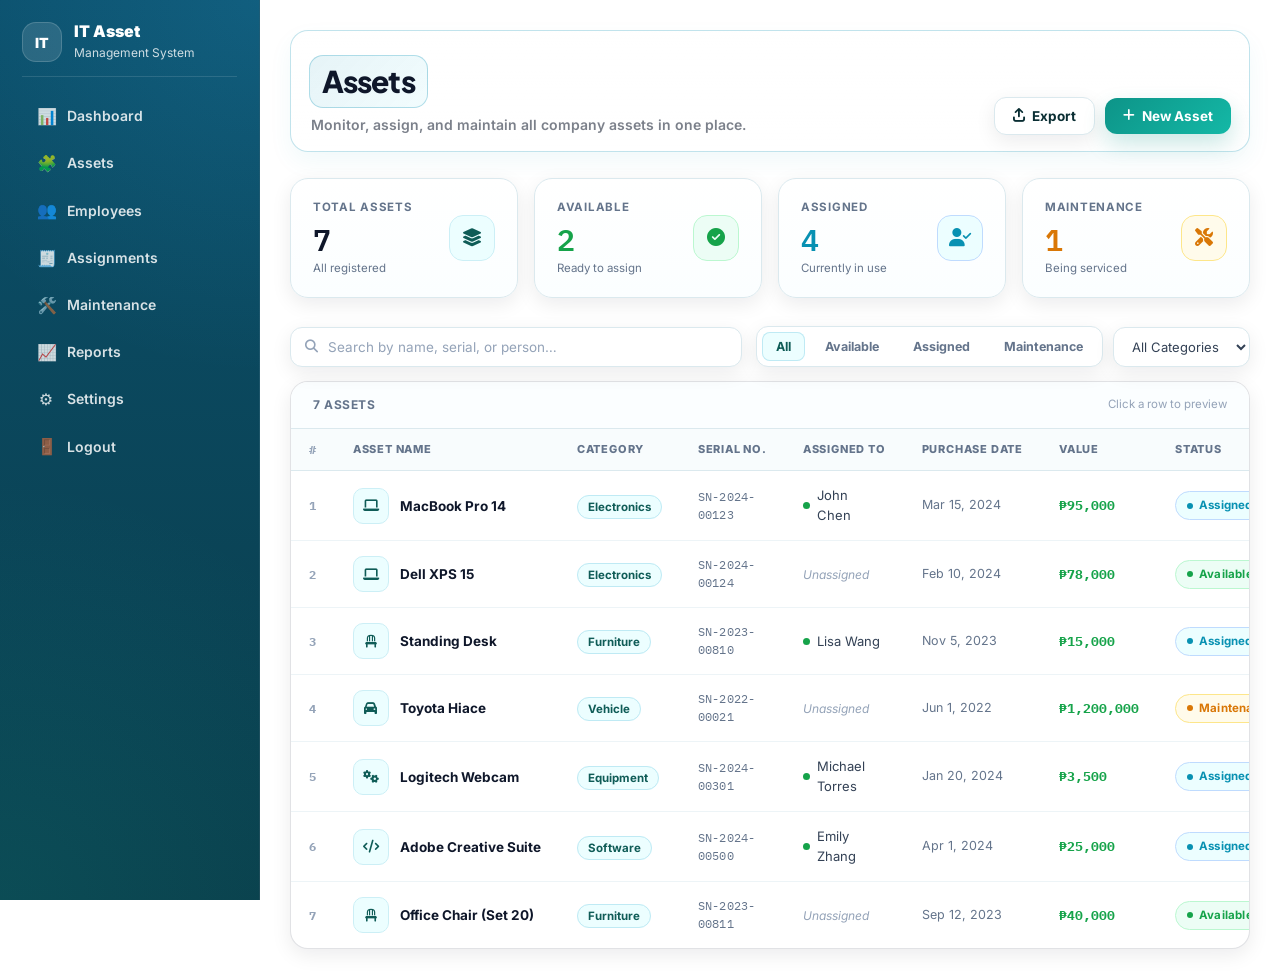
<file: assets.html>
<!DOCTYPE html>
<html lang="en">
<head>
<meta charset="UTF-8">
<meta name="viewport" content="width=device-width, initial-scale=1.0">
<title>Assets | Growth</title>
<link rel="stylesheet" href="static/css/asset.css">
<link rel="stylesheet" href="https://cdnjs.cloudflare.com/ajax/libs/font-awesome/6.5.0/css/all.min.css">
<link rel="stylesheet" href="static/css/style.css">
<link rel="stylesheet" href="static/css/layout.css">
<link rel="stylesheet" href="static/css/responsive-tweaks.css">
<script src="static/js/layout.js"></script>
</head>
<body>
<!-- Side Bar -->
<nav class="sidebar" aria-label="Main navigation">
    <div class="sidebar__brand">
        <div class="sidebar__logo" aria-hidden="true">IT</div>
        <div class="sidebar__brand-text">
            <div class="sidebar__brand-name">IT Asset</div>
            <div class="sidebar__brand-sub">Management System</div>
        </div>
    </div>

<ul class="sidebar__nav">
    <li>
        <a class="sidebar__link" href="index.html">
            <span class="sidebar__icon" aria-hidden="true">📊</span>
            <span class="sidebar__label">Dashboard</span>
        </a>
    </li>

    <li>
        <a class="sidebar__link" href="assets.html">
            <span class="sidebar__icon" aria-hidden="true">🧩</span>
            <span class="sidebar__label">Assets</span>
        </a>
    </li>

    <li>
        <a class="sidebar__link" href="employees.html">
            <span class="sidebar__icon" aria-hidden="true">👥</span>
            <span class="sidebar__label">Employees</span>
        </a>
    </li>

    <li>
        <a class="sidebar__link" href="assignments.html">
            <span class="sidebar__icon" aria-hidden="true">🧾</span>
            <span class="sidebar__label">Assignments</span>
        </a>
    </li>

    <li>
        <a class="sidebar__link" href="maintenance.html">
            <span class="sidebar__icon" aria-hidden="true">🛠️</span>
            <span class="sidebar__label">Maintenance</span>
        </a>
    </li>

    <li>
        <a class="sidebar__link" href="reports.html">
            <span class="sidebar__icon" aria-hidden="true">📈</span>
            <span class="sidebar__label">Reports</span>
        </a>
    </li>

    <li>
        <a class="sidebar__link" href="settings.html">
            <span class="sidebar__icon" aria-hidden="true">⚙️</span>
            <span class="sidebar__label">Settings</span>
        </a>
    </li>

    <li>
        <a class="sidebar__link" href="login.html">
            <span class="sidebar__icon" aria-hidden="true">🚪</span>
            <span class="sidebar__label">Logout</span>
        </a>
    </li>
</ul>
</nav>

  <!-- Page content -->
  <main class="main">
    <header class="page-shell page-shell--assets">
    <div class="page-shell__accent" aria-hidden="true">
      <div class="page-shell__breadcrumbs breadcrumb">
      </div>
      <h1 class="page-shell__title">Assets</h1>
      <div class="page-shell__subtitle">Monitor, assign, and maintain all company assets in one place.</div>
    </div>
    <div class="page-shell__actions">
      <button class="btn-export" onclick="exportCSV()">
        <i class="fa-solid fa-arrow-up-from-bracket"></i> Export
      </button>
      <button class="btn-primary" onclick="openModal('add')">
        <i class="fa-solid fa-plus"></i> New Asset
      </button>
    </div>
  </header>

    <!-- KPI Row -->
    <div class="kpi-row">
        <div class="kpi-card">
            <div class="kpi-left">
                <p class="kpi-label">Total Assets</p>
                <h2 class="kpi-value" id="kpi-total">0</h2>
                <p class="kpi-sub">All registered</p>
            </div>
            <div class="kpi-icon-wrap kpi-blue">
                <i class="fa-solid fa-layer-group"></i>
            </div>
        </div>
        <div class="kpi-card">
            <div class="kpi-left">
                <p class="kpi-label">Available</p>
                <h2 class="kpi-value kpi-green" id="kpi-available">0</h2>
                <p class="kpi-sub">Ready to assign</p>
            </div>
            <div class="kpi-icon-wrap kpi-icon-green">
                <i class="fa-solid fa-circle-check"></i>
            </div>
        </div>
        <div class="kpi-card">
            <div class="kpi-left">
                <p class="kpi-label">Assigned</p>
                <h2 class="kpi-value kpi-cyan" id="kpi-assigned">0</h2>
                <p class="kpi-sub">Currently in use</p>
            </div>
            <div class="kpi-icon-wrap kpi-icon-cyan">
                <i class="fa-solid fa-user-check"></i>
            </div>
        </div>
        <div class="kpi-card">
            <div class="kpi-left">
                <p class="kpi-label">Maintenance</p>
                <h2 class="kpi-value kpi-amber" id="kpi-maintenance">0</h2>
                <p class="kpi-sub">Being serviced</p>
            </div>
            <div class="kpi-icon-wrap kpi-icon-amber">
                <i class="fa-solid fa-screwdriver-wrench"></i>
            </div>
        </div>
    </div>

    <!-- Table Section -->
    <div class="table-section">

        <!-- Toolbar -->
        <div class="toolbar">
            <div class="toolbar-left">
                <div class="search-wrap">
                    <i class="fa-solid fa-magnifying-glass search-icon"></i>
                    <input
                        type="text"
                        id="searchInput"
                        class="search-input"
                        placeholder="Search by name, serial, or person…"
                        oninput="filterAssets()"
                    >
                    <button class="search-clear" id="searchClear" onclick="clearSearch()" style="display:none;">
                        <i class="fa-solid fa-xmark"></i>
                    </button>
                </div>
            </div>
            <div class="toolbar-right">
                <div class="filter-pill-group">
                    <button class="filter-pill active" data-status="" onclick="setPillFilter(this, '')">All</button>
                    <button class="filter-pill" data-status="Available" onclick="setPillFilter(this, 'Available')">Available</button>
                    <button class="filter-pill" data-status="Assigned" onclick="setPillFilter(this, 'Assigned')">Assigned</button>
                    <button class="filter-pill" data-status="Maintenance" onclick="setPillFilter(this, 'Maintenance')">Maintenance</button>
                </div>
                <select id="filterCategory" class="select-filter" onchange="filterAssets()">
                    <option value="">All Categories</option>
                    <option value="Electronics">Electronics</option>
                    <option value="Furniture">Furniture</option>
                    <option value="Vehicle">Vehicle</option>
                    <option value="Equipment">Equipment</option>
                    <option value="Software">Software</option>
                </select>
            </div>
        </div>

        <!-- Table -->
        <div class="table-card">
            <div class="table-meta">
                <span class="table-meta-count" id="assetCount">— assets</span>
                <span class="table-meta-hint">Click a row to preview</span>
            </div>
            <div class="table-wrap">
                <table id="assetTable">
                    <thead>
                        <tr>
                            <th class="col-num">#</th>
                            <th>Asset Name</th>
                            <th>Category</th>
                            <th>Serial No.</th>
                            <th>Assigned To</th>
                            <th>Purchase Date</th>
                            <th>Value</th>
                            <th>Status</th>
                            <th class="col-actions">Actions</th>
                        </tr>
                    </thead>
                    <tbody id="assetBody"></tbody>
                </table>

                <div class="empty-state" id="emptyState" style="display:none;">
                    <div class="empty-icon"><i class="fa-solid fa-box-open"></i></div>
                    <p class="empty-title">No assets found</p>
                    <p class="empty-sub">Try a different search term or filter, or add your first asset.</p>
                    <button class="btn-primary" style="margin-top:16px;" onclick="openModal('add')">
                        <i class="fa-solid fa-plus"></i> Add Asset
                    </button>
                </div>
            </div>
        </div>
    </div>



<!-- Add/Edit Modal -->
<div class="modal-overlay" id="modalOverlay" onclick="closeModalOutside(event)">
    <div class="modal">
        <div class="modal-header">
            <div>
                <p class="modal-eyebrow" id="modalEyebrow">NEW ASSET</p>
                <h3 class="modal-title" id="modalTitle">Add Asset</h3>
            </div>
            <button class="modal-close" onclick="closeModal()">
                <i class="fa-solid fa-xmark"></i>
            </button>
        </div>
        <div class="modal-body">
            <div class="form-grid">
                <div class="form-group">
                    <label class="form-label">Asset Name <span class="req">*</span></label>
                    <input class="form-input" type="text" id="f-name" placeholder="e.g. MacBook Pro 14">
                </div>
                <div class="form-group">
                    <label class="form-label">Category <span class="req">*</span></label>
                    <select class="form-input" id="f-category">
                        <option value="">Select category</option>
                        <option>Electronics</option>
                        <option>Furniture</option>
                        <option>Vehicle</option>
                        <option>Equipment</option>
                        <option>Software</option>
                    </select>
                </div>
                <div class="form-group">
                    <label class="form-label">Serial Number <span class="req">*</span></label>
                    <input class="form-input" type="text" id="f-serial" placeholder="e.g. SN-2024-00123">
                </div>
                <div class="form-group">
                    <label class="form-label">Assigned To</label>
                    <input class="form-input" type="text" id="f-assigned" placeholder="Leave blank if unassigned">
                </div>
                <div class="form-group">
                    <label class="form-label">Purchase Date</label>
                    <input class="form-input" type="date" id="f-date">
                </div>
                <div class="form-group">
                    <label class="form-label">Value / Cost (₱)</label>
                    <input class="form-input" type="number" id="f-value" placeholder="e.g. 75000" min="0">
                </div>
                <div class="form-group form-full">
                    <label class="form-label">Status <span class="req">*</span></label>
                    <div class="status-radio-group">
                        <label class="status-radio">
                            <input type="radio" name="f-status" value="Available">
                            <span class="radio-pill available">Available</span>
                        </label>
                        <label class="status-radio">
                            <input type="radio" name="f-status" value="Assigned">
                            <span class="radio-pill assigned">Assigned</span>
                        </label>
                        <label class="status-radio">
                            <input type="radio" name="f-status" value="Maintenance">
                            <span class="radio-pill maintenance">Maintenance</span>
                        </label>
                    </div>
                </div>
            </div>
            <div class="form-error" id="formError" style="display:none;">
                <i class="fa-solid fa-circle-exclamation"></i>
                <span id="formErrorMsg"></span>
            </div>
        </div>
        <div class="modal-footer">
            <button class="btn-ghost" onclick="closeModal()">Cancel</button>
            <button class="btn-primary" id="saveBtn" onclick="saveAsset()">
                <i class="fa-solid fa-floppy-disk"></i> Save Asset
            </button>
        </div>
    </div>
</div>

<!-- Delete Modal -->
<div class="modal-overlay" id="deleteOverlay" onclick="closeDeleteOutside(event)">
    <div class="modal modal-sm">
        <div class="modal-header">
            <div>
                <p class="modal-eyebrow danger-eyebrow">IRREVERSIBLE ACTION</p>
                <h3 class="modal-title">Delete Asset</h3>
            </div>
            <button class="modal-close" onclick="closeDelete()">
                <i class="fa-solid fa-xmark"></i>
            </button>
        </div>
        <div class="modal-body">
            <div class="delete-body">
                <div class="delete-icon-wrap">
                    <i class="fa-solid fa-triangle-exclamation"></i>
                </div>
                <p class="delete-msg">You are about to permanently delete</p>
                <p class="delete-asset-name" id="deleteAssetName"></p>
                <p class="delete-warning">This cannot be undone. All data associated with this asset will be lost.</p>
            </div>
        </div>
        <div class="modal-footer">
            <button class="btn-ghost" onclick="closeDelete()">Keep Asset</button>
            <button class="btn-danger" onclick="confirmDelete()">
                <i class="fa-solid fa-trash"></i> Delete
            </button>
        </div>
    </div>
</div>

<!-- Toast -->
<div class="toast-wrap" id="toastWrap"></div>

<script>
// ── Data (front-end only mock data, replaces server-rendered "assets") ──
let assets = [
    { id: 1, name: "MacBook Pro 14",        category: "Electronics", serial: "SN-2024-00123", assigned: "John Chen",      date: "2024-03-15", value: 95000, status: "Assigned" },
    { id: 2, name: "Dell XPS 15",           category: "Electronics", serial: "SN-2024-00124", assigned: "",               date: "2024-02-10", value: 78000, status: "Available" },
    { id: 3, name: "Standing Desk",         category: "Furniture",   serial: "SN-2023-00810", assigned: "Lisa Wang",      date: "2023-11-05", value: 15000, status: "Assigned" },
    { id: 4, name: "Toyota Hiace",          category: "Vehicle",     serial: "SN-2022-00021", assigned: "",               date: "2022-06-01", value: 1200000, status: "Maintenance" },
    { id: 5, name: "Logitech Webcam",       category: "Equipment",   serial: "SN-2024-00301", assigned: "Michael Torres", date: "2024-01-20", value: 3500, status: "Assigned" },
    { id: 6, name: "Adobe Creative Suite",  category: "Software",    serial: "SN-2024-00500", assigned: "Emily Zhang",    date: "2024-04-01", value: 25000, status: "Assigned" },
    { id: 7, name: "Office Chair (Set 20)", category: "Furniture",   serial: "SN-2023-00811", assigned: "",               date: "2023-09-12", value: 40000, status: "Available" }
];

let nextId = 8;
let editingId = null;
let deletingId = null;
let activePillStatus = '';

const categoryIcons = {
    Electronics: 'fa-laptop',
    Furniture:   'fa-chair',
    Vehicle:     'fa-car',
    Equipment:   'fa-gears',
    Software:    'fa-code',
};

// ── Render ────────────────────────────────────────────────────
function render(list) {
    const tbody = document.getElementById('assetBody');
    const empty = document.getElementById('emptyState');
    const count = document.getElementById('assetCount');

    tbody.innerHTML = '';
    count.textContent = list.length + ' asset' + (list.length !== 1 ? 's' : '');

    if (list.length === 0) {
        empty.style.display = 'flex';
        return;
    }
    empty.style.display = 'none';

    list.forEach((a, i) => {
        const statusClass = a.status === 'Available' ? 'badge-available'
                          : a.status === 'Assigned'  ? 'badge-assigned'
                          : 'badge-maintenance';
        const icon = categoryIcons[a.category] || 'fa-box';
        const value = a.value ? '₱' + Number(a.value).toLocaleString() : '—';
        const row = document.createElement('tr');
        row.innerHTML = `
            <td class="col-num">${i + 1}</td>
            <td>
                <div class="asset-name-cell">
                    <span class="asset-avatar"><i class="fa-solid ${icon}"></i></span>
                    <span class="asset-name-text">${a.name}</span>
                </div>
            </td>
            <td><span class="cat-chip">${a.category}</span></td>
            <td class="serial-cell">${a.serial}</td>
            <td>${a.assigned
                ? `<div class="assignee-cell"><span class="assignee-dot"></span>${a.assigned}</div>`
                : '<span class="unassigned">Unassigned</span>'}</td>
            <td class="date-cell">${formatDate(a.date)}</td>
            <td class="value-cell">${value}</td>
            <td><span class="status-badge ${statusClass}">${a.status}</span></td>
            <td class="col-actions">
                <div class="action-group">
                    <button class="act-btn act-edit" onclick="openModal('edit', ${a.id})" title="Edit asset">
                        <i class="fa-solid fa-pen-to-square"></i>
                    </button>
                    <button class="act-btn act-del" onclick="openDelete(${a.id})" title="Delete asset">
                        <i class="fa-solid fa-trash-can"></i>
                    </button>
                </div>
            </td>`;
        tbody.appendChild(row);
    });

    updateKPIs();
}

function formatDate(d) {
    if (!d) return '—';
    return new Date(d).toLocaleDateString('en-PH', { year: 'numeric', month: 'short', day: 'numeric' });
}

function updateKPIs() {
    document.getElementById('kpi-total').textContent       = assets.length;
    document.getElementById('kpi-available').textContent   = assets.filter(a => a.status === 'Available').length;
    document.getElementById('kpi-assigned').textContent    = assets.filter(a => a.status === 'Assigned').length;
    document.getElementById('kpi-maintenance').textContent = assets.filter(a => a.status === 'Maintenance').length;
}

// ── Filter ────────────────────────────────────────────────────
function filterAssets() {
    const q   = document.getElementById('searchInput').value.toLowerCase();
    const cat = document.getElementById('filterCategory').value;
    document.getElementById('searchClear').style.display = q ? 'flex' : 'none';

    const filtered = assets.filter(a => {
        const matchQ = !q || [a.name, a.category, a.serial, a.assigned].some(f => f.toLowerCase().includes(q));
        const matchS = !activePillStatus || a.status === activePillStatus;
        const matchC = !cat || a.category === cat;
        return matchQ && matchS && matchC;
    });
    render(filtered);
}

function clearSearch() {
    document.getElementById('searchInput').value = '';
    filterAssets();
}

function setPillFilter(el, status) {
    document.querySelectorAll('.filter-pill').forEach(p => p.classList.remove('active'));
    el.classList.add('active');
    activePillStatus = status;
    filterAssets();
}

// ── Modal ─────────────────────────────────────────────────────
function openModal(mode, id = null) {
    editingId = id;
    clearForm();

    const eyebrow = document.getElementById('modalEyebrow');
    const title   = document.getElementById('modalTitle');
    const saveBtn = document.getElementById('saveBtn');

    if (mode === 'edit' && id !== null) {
        const a = assets.find(x => x.id === id);
        if (!a) return;
        eyebrow.textContent  = 'EDIT ASSET';
        title.textContent    = 'Edit Asset';
        saveBtn.innerHTML    = '<i class="fa-solid fa-floppy-disk"></i> Save Changes';
        document.getElementById('f-name').value     = a.name;
        document.getElementById('f-category').value = a.category;
        document.getElementById('f-serial').value   = a.serial;
        document.getElementById('f-assigned').value = a.assigned;
        document.getElementById('f-date').value     = a.date;
        document.getElementById('f-value').value    = a.value;
        const radio = document.querySelector(`input[name="f-status"][value="${a.status}"]`);
        if (radio) radio.checked = true;
    } else {
        eyebrow.textContent = 'NEW ASSET';
        title.textContent   = 'Add Asset';
        saveBtn.innerHTML   = '<i class="fa-solid fa-floppy-disk"></i> Save Asset';
    }

    document.getElementById('modalOverlay').classList.add('show');
}

function closeModal() {
    document.getElementById('modalOverlay').classList.remove('show');
    clearForm();
    editingId = null;
}

function closeModalOutside(e) {
    if (e.target.id === 'modalOverlay') closeModal();
}

function clearForm() {
    ['f-name','f-category','f-serial','f-assigned','f-date','f-value'].forEach(id => {
        document.getElementById(id).value = '';
    });
    document.querySelectorAll('input[name="f-status"]').forEach(r => r.checked = false);
    document.getElementById('formError').style.display = 'none';
}

function saveAsset() {
    const name     = document.getElementById('f-name').value.trim();
    const category = document.getElementById('f-category').value;
    const serial   = document.getElementById('f-serial').value.trim();
    const assigned = document.getElementById('f-assigned').value.trim();
    const date     = document.getElementById('f-date').value;
    const value    = document.getElementById('f-value').value;
    const statusEl = document.querySelector('input[name="f-status"]:checked');
    const status   = statusEl ? statusEl.value : '';

    if (!name || !category || !serial || !status) {
        showError('Asset name, category, serial number, and status are required.');
        return;
    }

    if (editingId !== null) {
        const idx = assets.findIndex(a => a.id === editingId);
        assets[idx] = { id: editingId, name, category, serial, assigned, date, value, status };
        toast('Asset updated successfully.', 'success');
    } else {
        assets.push({ id: nextId++, name, category, serial, assigned, date, value, status });
        toast('Asset added successfully.', 'success');
    }

    closeModal();
    filterAssets();
}

function showError(msg) {
    document.getElementById('formErrorMsg').textContent = msg;
    document.getElementById('formError').style.display  = 'flex';
}

// ── Delete ────────────────────────────────────────────────────
function openDelete(id) {
    deletingId = id;
    const a = assets.find(x => x.id === id);
    document.getElementById('deleteAssetName').textContent = a ? a.name : 'this asset';
    document.getElementById('deleteOverlay').classList.add('show');
}

function closeDelete() {
    document.getElementById('deleteOverlay').classList.remove('show');
    deletingId = null;
}

function closeDeleteOutside(e) {
    if (e.target.id === 'deleteOverlay') closeDelete();
}

function confirmDelete() {
    const name = assets.find(a => a.id === deletingId)?.name || 'Asset';
    assets = assets.filter(a => a.id !== deletingId);
    closeDelete();
    filterAssets();
    toast(`"${name}" has been deleted.`, 'danger');
}

// ── Export CSV ────────────────────────────────────────────────
function exportCSV() {
    const headers = ['Name','Category','Serial','Assigned To','Purchase Date','Value','Status'];
    const rows = assets.map(a => [a.name, a.category, a.serial, a.assigned, a.date, a.value, a.status]);
    const csv = [headers, ...rows].map(r => r.map(v => `"${v}"`).join(',')).join('\n');
    const blob = new Blob([csv], { type: 'text/csv' });
    const url  = URL.createObjectURL(blob);
    const a    = document.createElement('a');
    a.href = url; a.download = 'assets.csv'; a.click();
    URL.revokeObjectURL(url);
    toast('Assets exported to CSV.', 'success');
}

// ── Toast ─────────────────────────────────────────────────────
function toast(msg, type = 'success') {
    const wrap = document.getElementById('toastWrap');
    const t = document.createElement('div');
    t.className = `toast toast-${type}`;
    t.innerHTML = `<i class="fa-solid ${type === 'success' ? 'fa-circle-check' : 'fa-circle-exclamation'}"></i><span>${msg}</span>`;
    wrap.appendChild(t);
    setTimeout(() => t.classList.add('toast-show'), 10);
    setTimeout(() => {
        t.classList.remove('toast-show');
        setTimeout(() => t.remove(), 350);
    }, 3000);
}

// ── Init ──────────────────────────────────────────────────────
render(assets);
window.openModal = openModal;
window.closeModal = closeModal;
window.saveAsset = saveAsset;
window.openDelete = openDelete;
window.confirmDelete = confirmDelete;
window.exportCSV = exportCSV;
window.filterAssets = filterAssets;
window.clearSearch = clearSearch;
window.setPillFilter = setPillFilter;
</script>

  </main>
</body>
</html>
</file>
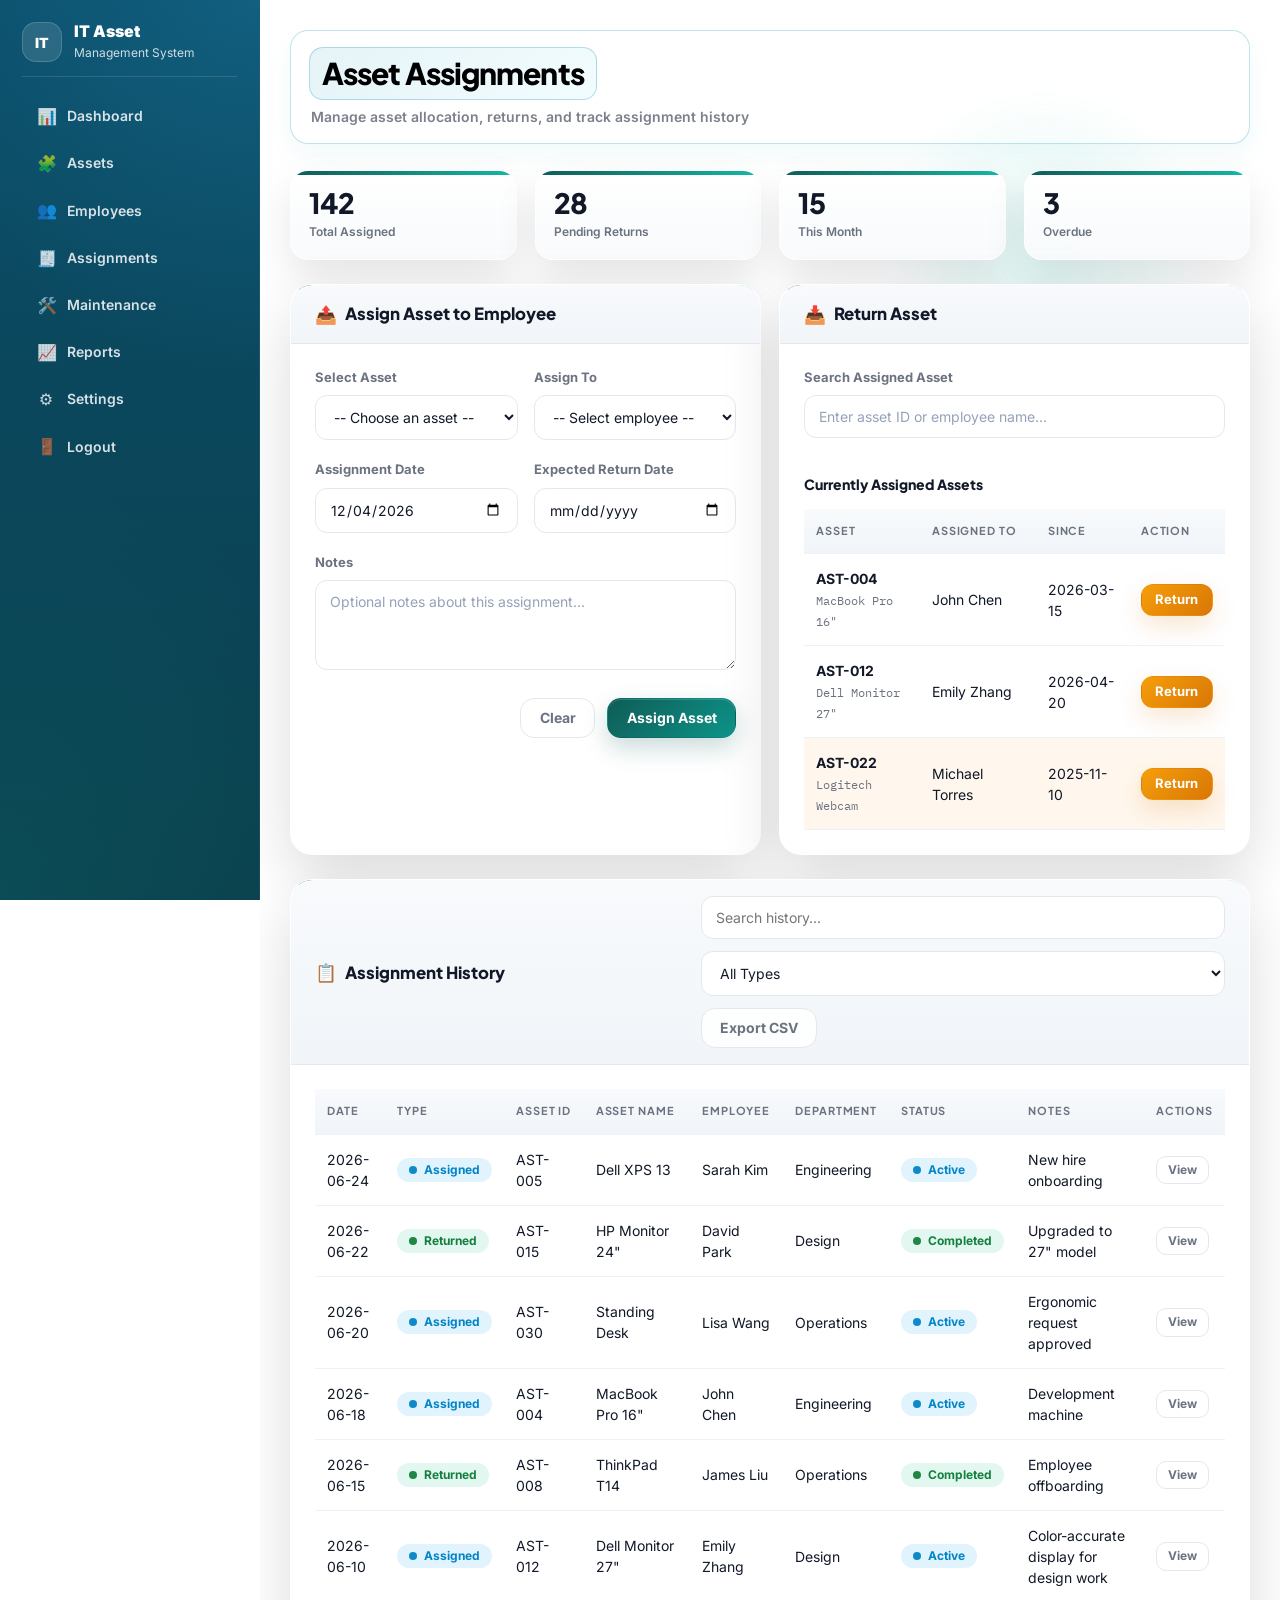
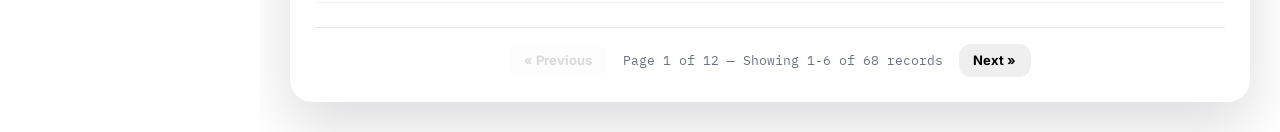
<file: assignments.html>
<!DOCTYPE html>
<html lang="en">
<head>
<meta charset="UTF-8">
<meta name="viewport" content="width=device-width, initial-scale=1.0">
<title>Assignments</title>
<link rel="stylesheet" href="static/css/assignments.css">
<link rel="stylesheet" href="https://cdnjs.cloudflare.com/ajax/libs/font-awesome/6.5.0/css/all.min.css">
<link rel="stylesheet" href="static/css/style.css">
<link rel="stylesheet" href="static/css/layout.css">
<link rel="stylesheet" href="static/css/responsive-tweaks.css">
<script src="static/js/layout.js"></script>
</head>
<body>

<!-- Side Bar -->
<nav class="sidebar" aria-label="Main navigation">
    <div class="sidebar__brand">
        <div class="sidebar__logo" aria-hidden="true">IT</div>
        <div class="sidebar__brand-text">
            <div class="sidebar__brand-name">IT Asset</div>
            <div class="sidebar__brand-sub">Management System</div>
        </div>
    </div>

<ul class="sidebar__nav">
    <li>
        <a class="sidebar__link" href="index.html">
            <span class="sidebar__icon" aria-hidden="true">📊</span>
            <span class="sidebar__label">Dashboard</span>
        </a>
    </li>

    <li>
        <a class="sidebar__link" href="assets.html">
            <span class="sidebar__icon" aria-hidden="true">🧩</span>
            <span class="sidebar__label">Assets</span>
        </a>
    </li>

    <li>
        <a class="sidebar__link" href="employees.html">
            <span class="sidebar__icon" aria-hidden="true">👥</span>
            <span class="sidebar__label">Employees</span>
        </a>
    </li>

    <li>
        <a class="sidebar__link" href="assignments.html">
            <span class="sidebar__icon" aria-hidden="true">🧾</span>
            <span class="sidebar__label">Assignments</span>
        </a>
    </li>

    <li>
        <a class="sidebar__link" href="maintenance.html">
            <span class="sidebar__icon" aria-hidden="true">🛠️</span>
            <span class="sidebar__label">Maintenance</span>
        </a>
    </li>

    <li>
        <a class="sidebar__link" href="reports.html">
            <span class="sidebar__icon" aria-hidden="true">📈</span>
            <span class="sidebar__label">Reports</span>
        </a>
    </li>

    <li>
        <a class="sidebar__link" href="settings.html">
            <span class="sidebar__icon" aria-hidden="true">⚙️</span>
            <span class="sidebar__label">Settings</span>
        </a>
    </li>

    <li>
        <a class="sidebar__link" href="login.html">
            <span class="sidebar__icon" aria-hidden="true">🚪</span>
            <span class="sidebar__label">Logout</span>
        </a>
    </li>
</ul>
</nav>

  <!-- Page content -->
<main class="main">
<header class="page-shell">
    <div class="page-shell__left">
      <h1 class="page-shell__title">Asset Assignments</h1>
      <div class="page-shell__subtitle">Manage asset allocation, returns, and track assignment history</div>
    </div>
    <div class="page-shell__actions"></div>
  </header>

<div class="assignments-page">
<div class="assignments-container" style="color: #0b1220;">

    <!-- Quick Stats -->
    <section class="stats-bar">
        <div class="stat-card">
            <span class="stat-number">142</span>
            <span class="stat-label">Total Assigned</span>
        </div>
        <div class="stat-card">
            <span class="stat-number">28</span>
            <span class="stat-label">Pending Returns</span>
        </div>
        <div class="stat-card">
            <span class="stat-number">15</span>
            <span class="stat-label">This Month</span>
        </div>
        <div class="stat-card">
            <span class="stat-number">3</span>
            <span class="stat-label">Overdue</span>
        </div>
    </section>

    <!-- Main Content Grid -->
    <div class="assignments-grid">

        <!-- Assign Asset Section -->
        <section class="card assign-asset-card">
            <div class="card-header">
                <h2><span class="icon">📤</span> Assign Asset to Employee</h2>
            </div>
            <div class="card-body">
                <form id="assignAssetForm" class="assignment-form">
                    <div class="form-row">
                        <div class="form-group">
                            <label for="assetSelect">Select Asset</label>
                            <select id="assetSelect" name="asset_id" required>
                                <option value="">-- Choose an asset --</option>
                                <optgroup label="Laptops">
                                    <option value="AST-001">AST-001 — Dell XPS 15 (Available)</option>
                                    <option value="AST-002">AST-002 — MacBook Pro 14" (Available)</option>
                                    <option value="AST-003">AST-003 — ThinkPad X1 Carbon (Available)</option>
                                </optgroup>
                                <optgroup label="Monitors">
                                    <option value="AST-010">AST-010 — Dell U2723QE 27" (Available)</option>
                                    <option value="AST-011">AST-011 — LG 32UN880 32" (Available)</option>
                                </optgroup>
                                <optgroup label="Peripherals">
                                    <option value="AST-020">AST-020 — Logitech MX Keys (Available)</option>
                                    <option value="AST-021">AST-021 — Apple Magic Keyboard (Available)</option>
                                </optgroup>
                            </select>
                        </div>
                        <div class="form-group">
                            <label for="employeeSelect">Assign To</label>
                            <select id="employeeSelect" name="employee_id" required>
                                <option value="">-- Select employee --</option>
                                <optgroup label="Engineering">
                                    <option value="EMP-101">John Chen — Software Engineer</option>
                                    <option value="EMP-102">Sarah Kim — DevOps Engineer</option>
                                    <option value="EMP-103">Michael Torres — QA Lead</option>
                                </optgroup>
                                <optgroup label="Design">
                                    <option value="EMP-201">Emily Zhang — UI Designer</option>
                                    <option value="EMP-202">David Park — UX Researcher</option>
                                </optgroup>
                                <optgroup label="Operations">
                                    <option value="EMP-301">Lisa Wang — HR Manager</option>
                                    <option value="EMP-302">James Liu — Finance Analyst</option>
                                </optgroup>
                            </select>
                        </div>
                    </div>

                    <div class="form-row">
                        <div class="form-group">
                            <label for="assignmentDate">Assignment Date</label>
                            <input type="date" id="assignmentDate" name="assignment_date" required>
                        </div>
                        <div class="form-group">
                            <label for="expectedReturn">Expected Return Date</label>
                            <input type="date" id="expectedReturn" name="expected_return">
                        </div>
                    </div>

                    <div class="form-group">
                        <label for="assignmentNotes">Notes</label>
                        <textarea id="assignmentNotes" name="notes" rows="3" placeholder="Optional notes about this assignment..."></textarea>
                    </div>

                    <div class="form-actions">
                        <button type="reset" class="btn btn-secondary">Clear</button>
                        <button type="submit" class="btn btn-primary">Assign Asset</button>
                    </div>
                </form>
            </div>
        </section>

        <!-- Return Asset Section -->
        <section class="card return-asset-card">
            <div class="card-header">
                <h2><span class="icon">📥</span> Return Asset</h2>
            </div>
            <div class="card-body">
                <form id="returnAssetForm" class="assignment-form">
                    <div class="form-group">
                        <label for="returnAssetSearch">Search Assigned Asset</label>
                        <input type="text" id="returnAssetSearch" placeholder="Enter asset ID or employee name..." autocomplete="off">
                    </div>

                    <!-- Currently Assigned Assets List -->
                    <div class="assigned-assets-list">
                        <h4>Currently Assigned Assets</h4>
                        <table class="mini-table">
                            <thead>
                                <tr>
                                    <th>Asset</th>
                                    <th>Assigned To</th>
                                    <th>Since</th>
                                    <th>Action</th>
                                </tr>
                            </thead>
                            <tbody>
                                <tr>
                                    <td><strong>AST-004</strong><br><small>MacBook Pro 16"</small></td>
                                    <td>John Chen</td>
                                    <td>2026-03-15</td>
                                    <td><button type="button" class="btn btn-sm btn-return" data-asset="AST-004">Return</button></td>
                                </tr>
                                <tr>
                                    <td><strong>AST-012</strong><br><small>Dell Monitor 27"</small></td>
                                    <td>Emily Zhang</td>
                                    <td>2026-04-20</td>
                                    <td><button type="button" class="btn btn-sm btn-return" data-asset="AST-012">Return</button></td>
                                </tr>
                                <tr class="overdue">
                                    <td><strong>AST-022</strong><br><small>Logitech Webcam</small></td>
                                    <td>Michael Torres</td>
                                    <td>2025-11-10</td>
                                    <td><button type="button" class="btn btn-sm btn-return" data-asset="AST-022">Return</button></td>
                                </tr>
                            </tbody>
                        </table>
                    </div>

                    <!-- Return Details -->
                    <div id="returnDetails" class="return-details hidden">
                        <h4>Return Details</h4>
                        <div class="form-row">
                            <div class="form-group">
                                <label for="returnDate">Return Date</label>
                                <input type="date" id="returnDate" name="return_date" required>
                            </div>
                            <div class="form-group">
                                <label for="assetCondition">Condition</label>
                                <select id="assetCondition" name="condition" required>
                                    <option value="">-- Select condition --</option>
                                    <option value="excellent">Excellent</option>
                                    <option value="good">Good</option>
                                    <option value="fair">Fair — Minor Issues</option>
                                    <option value="damaged">Damaged — Needs Repair</option>
                                </select>
                            </div>
                        </div>
                        <div class="form-group">
                            <label for="returnNotes">Return Notes</label>
                            <textarea id="returnNotes" name="return_notes" rows="2" placeholder="Condition details, damage notes, etc..."></textarea>
                        </div>
                        <div class="form-actions">
                            <button type="button" class="btn btn-secondary" id="cancelReturn">Cancel</button>
                            <button type="submit" class="btn btn-success">Confirm Return</button>
                        </div>
                    </div>
                </form>
            </div>
        </section>

    </div>

    <!-- Assignment History Section -->
    <section class="card history-card">
        <div class="card-header">
            <h2><span class="icon">📋</span> Assignment History</h2>
            <div class="header-actions">
                <input type="text" id="historySearch" class="search-input" placeholder="Search history...">
                <select id="historyFilter" class="filter-select">
                    <option value="all">All Types</option>
                    <option value="assigned">Assignments</option>
                    <option value="returned">Returns</option>
                </select>
                <button class="btn btn-outline" id="exportHistory">Export CSV</button>
            </div>
        </div>
        <div class="card-body">
            <div class="table-responsive">
                <table class="data-table" id="historyTable">
                    <thead>
                        <tr>
                            <th>Date</th>
                            <th>Type</th>
                            <th>Asset ID</th>
                            <th>Asset Name</th>
                            <th>Employee</th>
                            <th>Department</th>
                            <th>Status</th>
                            <th>Notes</th>
                            <th>Actions</th>
                        </tr>
                    </thead>
                    <tbody>
                        <tr>
                            <td>2026-06-24</td>
                            <td><span class="badge badge-assigned">Assigned</span></td>
                            <td>AST-005</td>
                            <td>Dell XPS 13</td>
                            <td>Sarah Kim</td>
                            <td>Engineering</td>
                            <td><span class="status status-active">Active</span></td>
                            <td>New hire onboarding</td>
                            <td><button class="btn btn-xs btn-view">View</button></td>
                        </tr>
                        <tr>
                            <td>2026-06-22</td>
                            <td><span class="badge badge-returned">Returned</span></td>
                            <td>AST-015</td>
                            <td>HP Monitor 24"</td>
                            <td>David Park</td>
                            <td>Design</td>
                            <td><span class="status status-completed">Completed</span></td>
                            <td>Upgraded to 27" model</td>
                            <td><button class="btn btn-xs btn-view">View</button></td>
                        </tr>
                        <tr>
                            <td>2026-06-20</td>
                            <td><span class="badge badge-assigned">Assigned</span></td>
                            <td>AST-030</td>
                            <td>Standing Desk</td>
                            <td>Lisa Wang</td>
                            <td>Operations</td>
                            <td><span class="status status-active">Active</span></td>
                            <td>Ergonomic request approved</td>
                            <td><button class="btn btn-xs btn-view">View</button></td>
                        </tr>
                        <tr>
                            <td>2026-06-18</td>
                            <td><span class="badge badge-assigned">Assigned</span></td>
                            <td>AST-004</td>
                            <td>MacBook Pro 16"</td>
                            <td>John Chen</td>
                            <td>Engineering</td>
                            <td><span class="status status-active">Active</span></td>
                            <td>Development machine</td>
                            <td><button class="btn btn-xs btn-view">View</button></td>
                        </tr>
                        <tr>
                            <td>2026-06-15</td>
                            <td><span class="badge badge-returned">Returned</span></td>
                            <td>AST-008</td>
                            <td>ThinkPad T14</td>
                            <td>James Liu</td>
                            <td>Operations</td>
                            <td><span class="status status-completed">Completed</span></td>
                            <td>Employee offboarding</td>
                            <td><button class="btn btn-xs btn-view">View</button></td>
                        </tr>
                        <tr>
                            <td>2026-06-10</td>
                            <td><span class="badge badge-assigned">Assigned</span></td>
                            <td>AST-012</td>
                            <td>Dell Monitor 27"</td>
                            <td>Emily Zhang</td>
                            <td>Design</td>
                            <td><span class="status status-active">Active</span></td>
                            <td>Color-accurate display for design work</td>
                            <td><button class="btn btn-xs btn-view">View</button></td>
                        </tr>
                    </tbody>
                </table>
            </div>

            <!-- Pagination -->
            <div class="pagination">
                <button class="btn btn-sm" disabled>&laquo; Previous</button>
                <span class="page-info">Page 1 of 12 — Showing 1-6 of 68 records</span>
                <button class="btn btn-sm">Next &raquo;</button>
            </div>
        </div>
    </section>

</div>

<!-- Return Confirmation Modal -->
<div id="returnModal" class="modal hidden">
    <div class="modal-overlay"></div>
    <div class="modal-content">
        <div class="modal-header">
            <h3>Confirm Asset Return</h3>
            <button class="modal-close">&times;</button>
        </div>
        <div class="modal-body">
            <p>Are you sure you want to process the return for:</p>
            <div class="modal-asset-info">
                <strong id="modalAssetId">AST-004</strong> — <span id="modalAssetName">MacBook Pro 16"</span>
                <br>
                <small>Currently assigned to: <span id="modalEmployeeName">John Chen</span></small>
            </div>
        </div>
        <div class="modal-footer">
            <button class="btn btn-secondary modal-cancel">Cancel</button>
            <button class="btn btn-success modal-confirm">Confirm Return</button>
        </div>
    </div>
</div>

</div>

<script>
document.addEventListener('DOMContentLoaded', function() {
    // Set default date to today
    const today = new Date().toISOString().split('T')[0];
    document.getElementById('assignmentDate').value = today;
    document.getElementById('returnDate').value = today;

    // Assign Asset Form Submit
    document.getElementById('assignAssetForm').addEventListener('submit', function(e) {
        e.preventDefault();
        // Add your assignment logic here
        alert('Asset assigned successfully!');
        this.reset();
        document.getElementById('assignmentDate').value = today;
    });

    // Return buttons in mini table
    document.querySelectorAll('.btn-return').forEach(btn => {
        btn.addEventListener('click', function() {
            const assetId = this.dataset.asset;
            document.getElementById('returnDetails').classList.remove('hidden');
            this.closest('tr').classList.add('selected');
        });
    });

    // Cancel return
    document.getElementById('cancelReturn').addEventListener('click', function() {
        document.getElementById('returnDetails').classList.add('hidden');
        document.querySelectorAll('.mini-table tr.selected').forEach(tr => tr.classList.remove('selected'));
    });

    // Return Asset Form Submit
    document.getElementById('returnAssetForm').addEventListener('submit', function(e) {
        e.preventDefault();
        // Add your return logic here
        alert('Asset returned successfully!');
        document.getElementById('returnDetails').classList.add('hidden');
    });

    // History search
    document.getElementById('historySearch').addEventListener('input', function() {
        const searchTerm = this.value.toLowerCase();
        document.querySelectorAll('#historyTable tbody tr').forEach(row => {
            const text = row.textContent.toLowerCase();
            row.style.display = text.includes(searchTerm) ? '' : 'none';
        });
    });

    // History filter
    document.getElementById('historyFilter').addEventListener('change', function() {
        const filter = this.value;
        document.querySelectorAll('#historyTable tbody tr').forEach(row => {
            if (filter === 'all') {
                row.style.display = '';
            } else {
                const badge = row.querySelector('.badge');
                const type = badge.classList.contains('badge-assigned') ? 'assigned' : 'returned';
                row.style.display = type === filter ? '' : 'none';
            }
        });
    });

    // Export button
    document.getElementById('exportHistory').addEventListener('click', function() {
        alert('Export functionality would generate a CSV file of the assignment history.');
    });
});
</script>

  </main>
</body>
</html>
</file>
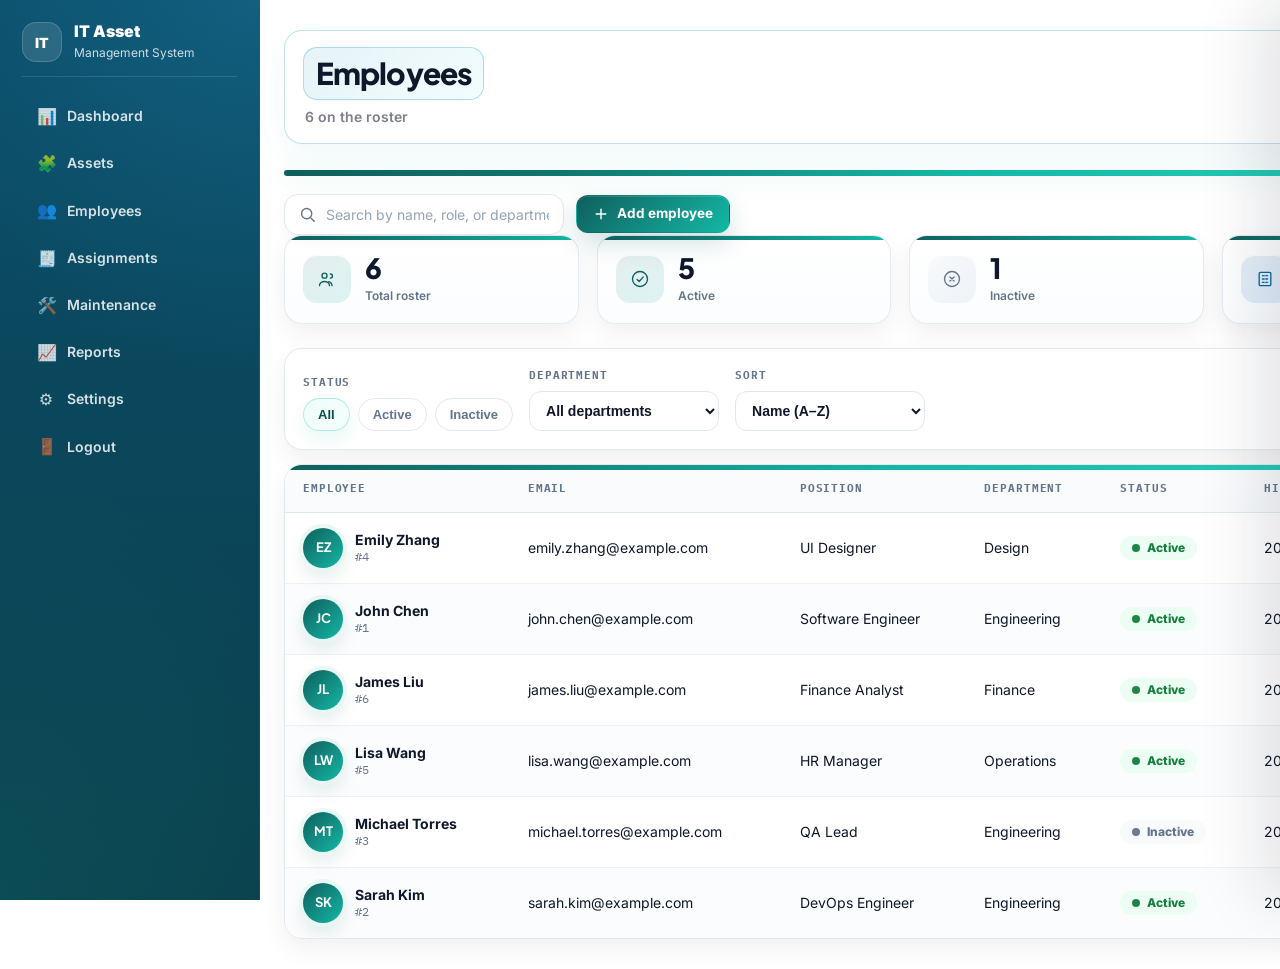
<file: employees.html>
<!DOCTYPE html>
<html lang="en">
<head>
<meta charset="UTF-8">
<meta name="viewport" content="width=device-width, initial-scale=1.0">
<title>Employees</title>
<link rel="stylesheet" href="static/css/employees.css">
<link rel="stylesheet" href="https://cdnjs.cloudflare.com/ajax/libs/font-awesome/6.5.0/css/all.min.css">
<link rel="stylesheet" href="static/css/layout.css">
<link rel="stylesheet" href="static/css/style.css">
<link rel="stylesheet" href="static/css/responsive-tweaks.css">
<script src="static/js/layout.js"></script>
</head>
<body>

<!-- Side Bar -->
<nav class="sidebar" aria-label="Main navigation">
    <div class="sidebar__brand">
        <div class="sidebar__logo" aria-hidden="true">IT</div>
        <div class="sidebar__brand-text">
            <div class="sidebar__brand-name">IT Asset</div>
            <div class="sidebar__brand-sub">Management System</div>
        </div>
    </div>

<ul class="sidebar__nav">
    <li>
        <a class="sidebar__link" href="index.html">
            <span class="sidebar__icon" aria-hidden="true">📊</span>
            <span class="sidebar__label">Dashboard</span>
        </a>
    </li>

    <li>
        <a class="sidebar__link" href="assets.html">
            <span class="sidebar__icon" aria-hidden="true">🧩</span>
            <span class="sidebar__label">Assets</span>
        </a>
    </li>

    <li>
        <a class="sidebar__link" href="employees.html">
            <span class="sidebar__icon" aria-hidden="true">👥</span>
            <span class="sidebar__label">Employees</span>
        </a>
    </li>

    <li>
        <a class="sidebar__link" href="assignments.html">
            <span class="sidebar__icon" aria-hidden="true">🧾</span>
            <span class="sidebar__label">Assignments</span>
        </a>
    </li>

    <li>
        <a class="sidebar__link" href="maintenance.html">
            <span class="sidebar__icon" aria-hidden="true">🛠️</span>
            <span class="sidebar__label">Maintenance</span>
        </a>
    </li>

    <li>
        <a class="sidebar__link" href="reports.html">
            <span class="sidebar__icon" aria-hidden="true">📈</span>
            <span class="sidebar__label">Reports</span>
        </a>
    </li>

    <li>
        <a class="sidebar__link" href="settings.html">
            <span class="sidebar__icon" aria-hidden="true">⚙️</span>
            <span class="sidebar__label">Settings</span>
        </a>
    </li>

    <li>
        <a class="sidebar__link" href="login.html">
            <span class="sidebar__icon" aria-hidden="true">🚪</span>
            <span class="sidebar__label">Logout</span>
        </a>
    </li>
</ul>
</nav>

  <!-- Page content -->
  <main class="main">
    <header class="page-shell">
    <div class="page-shell__left">
      <h1 class="page-shell__title">Employees</h1>
      <div class="page-shell__subtitle" id="rosterSubtitle">6 on the roster</div>
    </div>
    <div class="page-shell__actions"></div>
  </header>

<div class="employees-page">
  <div class="accent-strip" aria-hidden="true"></div>

  <div class="page-header__actions">
      <div class="search-field">
        <svg class="icon" viewBox="0 0 20 20" fill="none" aria-hidden="true">
          <circle cx="9" cy="9" r="6" stroke="currentColor" stroke-width="1.6"/>
          <path d="M14 14L18 18" stroke="currentColor" stroke-width="1.6" stroke-linecap="round"/>
        </svg>
        <input type="text" id="employee-search" placeholder="Search by name, role, or department" aria-label="Search employees">
      </div>

      <button type="button" class="btn btn--primary" id="open-add-employee">
        <svg class="icon" viewBox="0 0 20 20" fill="none" aria-hidden="true">
          <path d="M10 4V16M4 10H16" stroke="currentColor" stroke-width="1.8" stroke-linecap="round"/>
        </svg>
        Add employee
      </button>
    </div>

  <div class="metrics-row">
    <div class="metric-card">
      <div class="metric-card__icon">
        <svg viewBox="0 0 24 24" fill="none" aria-hidden="true">
          <path d="M9 11a3 3 0 1 0 0-6 3 3 0 0 0 0 6zM3 20c0-3 3-5 6-5s6 2 6 5" stroke="currentColor" stroke-width="1.6" stroke-linecap="round" stroke-linejoin="round"/>
          <path d="M16 11a2.5 2.5 0 1 0 0-5M18 20c0-2.5-1.8-4.3-4-4.9" stroke="currentColor" stroke-width="1.6" stroke-linecap="round" stroke-linejoin="round"/>
        </svg>
      </div>
      <div>
        <p class="metric-card__value" id="metric-total">6</p>
        <p class="metric-card__label">Total roster</p>
      </div>
    </div>

    <div class="metric-card">
      <div class="metric-card__icon">
        <svg viewBox="0 0 24 24" fill="none" aria-hidden="true">
          <circle cx="12" cy="12" r="9" stroke="currentColor" stroke-width="1.6"/>
          <path d="M8.5 12.5l2.5 2.5 5-5.5" stroke="currentColor" stroke-width="1.6" stroke-linecap="round" stroke-linejoin="round"/>
        </svg>
      </div>
      <div>
        <p class="metric-card__value" id="metric-active">5</p>
        <p class="metric-card__label">Active</p>
      </div>
    </div>

    <div class="metric-card metric-card--muted">
      <div class="metric-card__icon">
        <svg viewBox="0 0 24 24" fill="none" aria-hidden="true">
          <circle cx="12" cy="12" r="9" stroke="currentColor" stroke-width="1.6"/>
          <path d="M9.5 9.5l5 5M14.5 9.5l-5 5" stroke="currentColor" stroke-width="1.6" stroke-linecap="round"/>
        </svg>
      </div>
      <div>
        <p class="metric-card__value" id="metric-inactive">1</p>
        <p class="metric-card__label">Inactive</p>
      </div>
    </div>

    <div class="metric-card metric-card--info">
      <div class="metric-card__icon">
        <svg viewBox="0 0 24 24" fill="none" aria-hidden="true">
          <rect x="5" y="4" width="14" height="16" rx="1.5" stroke="currentColor" stroke-width="1.6"/>
          <path d="M9 8h2M13 8h2M9 12h2M13 12h2M9 16h2M13 16h2" stroke="currentColor" stroke-width="1.6" stroke-linecap="round"/>
        </svg>
      </div>
      <div>
        <p class="metric-card__value" id="metric-departments">4</p>
        <p class="metric-card__label">Departments</p>
      </div>
    </div>
  </div>

  <section class="table-toolbar" aria-label="Employee table controls">
    <div class="table-toolbar__left">
      <div class="filter-group">
        <span class="filter-group__label">Status</span>
        <div class="chip-row" role="radiogroup" aria-label="Filter by status">
          <button type="button" class="chip is-active" data-status="all" role="radio" aria-checked="true">All</button>
          <button type="button" class="chip" data-status="active" role="radio" aria-checked="false">Active</button>
          <button type="button" class="chip" data-status="inactive" role="radio" aria-checked="false">Inactive</button>
        </div>
      </div>

      <div class="filter-group">
        <label for="department-filter" class="filter-group__label">Department</label>
        <select id="department-filter" class="select" aria-label="Filter by department">
          <option value="all" selected>All departments</option>
          <option value="Engineering">Engineering</option>
          <option value="Design">Design</option>
          <option value="Operations">Operations</option>
          <option value="Finance">Finance</option>
        </select>
      </div>

      <div class="filter-group">
        <label for="sort-select" class="filter-group__label">Sort</label>
        <select id="sort-select" class="select" aria-label="Sort employees">
          <option value="name-asc" selected>Name (A–Z)</option>
          <option value="name-desc">Name (Z–A)</option>
          <option value="hire-date-desc">Hire date (newest)</option>
          <option value="hire-date-asc">Hire date (oldest)</option>
        </select>
      </div>
    </div>

    <div class="table-toolbar__right">
      <div class="results-meta" aria-live="polite">
        <span class="results-meta__count" id="results-count">6</span>
        <span class="results-meta__label">results</span>
      </div>
    </div>
  </section>

  <div class="table-card">
    <div class="table-state table-state--no-results" id="no-results" hidden>
      <div class="table-state__icon" aria-hidden="true">
        <svg viewBox="0 0 24 24" fill="none">
          <path d="M4 4l16 16" stroke="currentColor" stroke-width="1.6" stroke-linecap="round"/>
          <circle cx="12" cy="12" r="8" stroke="currentColor" stroke-width="1.6"/>
          <path d="M8.5 12.5l2 2 5-5" stroke="currentColor" stroke-width="1.6" stroke-linecap="round" stroke-linejoin="round"/>
        </svg>
      </div>
      <h3>No matching employees</h3>
      <p>Adjust the filters or try a different search.</p>
      <button type="button" class="btn btn--ghost" id="clear-filters">Clear filters</button>
    </div>

    <table class="employee-table" id="employee-table">
      <thead>
        <tr>
          <th scope="col">Employee</th>
          <th scope="col">Email</th>
          <th scope="col">Position</th>
          <th scope="col">Department</th>
          <th scope="col">Status</th>
          <th scope="col">Hire date</th>
          <th scope="col"><span class="sr-only">Actions</span></th>
        </tr>
      </thead>
      <tbody>
        <!-- Static mock roster (front-end only, replaces server-rendered employees loop) -->
        <tr data-id="1">
          <td data-label="Employee">
            <div class="employee-cell">
              <span class="avatar">JC</span>
              <div class="employee-cell__text">
                <span class="employee-cell__name">John Chen</span>
                <span class="employee-cell__id">#1</span>
              </div>
            </div>
          </td>
          <td data-label="Email">john.chen@example.com</td>
          <td data-label="Position">Software Engineer</td>
          <td data-label="Department">Engineering</td>
          <td data-label="Status"><span class="badge badge--active">Active</span></td>
          <td data-label="Hire date">2023-02-10</td>
          <td data-label="Actions">
            <div class="row-actions">
              <a class="icon-btn" href="#" aria-label="Edit John Chen">
                <svg class="icon" viewBox="0 0 20 20" fill="none" aria-hidden="true">
                  <path d="M13.5 3.5L16.5 6.5L7 16H4V13L13.5 3.5Z" stroke="currentColor" stroke-width="1.5" stroke-linejoin="round"/>
                </svg>
              </a>
              <button type="button" class="icon-btn icon-btn--danger row-delete" aria-label="Remove John Chen">
                <svg class="icon" viewBox="0 0 20 20" fill="none" aria-hidden="true">
                  <path d="M4 5.5H16M8 5.5V3.8C8 3.4 8.3 3 8.8 3H11.2C11.7 3 12 3.4 12 3.8V5.5M9 9V14M11 9V14M5.5 5.5L6.2 16C6.3 16.6 6.8 17 7.4 17H12.6C13.2 17 13.7 16.6 13.8 16L14.5 5.5" stroke="currentColor" stroke-width="1.4" stroke-linecap="round" stroke-linejoin="round"/>
                </svg>
              </button>
            </div>
          </td>
        </tr>
        <tr data-id="2">
          <td data-label="Employee">
            <div class="employee-cell">
              <span class="avatar">SK</span>
              <div class="employee-cell__text">
                <span class="employee-cell__name">Sarah Kim</span>
                <span class="employee-cell__id">#2</span>
              </div>
            </div>
          </td>
          <td data-label="Email">sarah.kim@example.com</td>
          <td data-label="Position">DevOps Engineer</td>
          <td data-label="Department">Engineering</td>
          <td data-label="Status"><span class="badge badge--active">Active</span></td>
          <td data-label="Hire date">2023-06-01</td>
          <td data-label="Actions">
            <div class="row-actions">
              <a class="icon-btn" href="#" aria-label="Edit Sarah Kim">
                <svg class="icon" viewBox="0 0 20 20" fill="none" aria-hidden="true">
                  <path d="M13.5 3.5L16.5 6.5L7 16H4V13L13.5 3.5Z" stroke="currentColor" stroke-width="1.5" stroke-linejoin="round"/>
                </svg>
              </a>
              <button type="button" class="icon-btn icon-btn--danger row-delete" aria-label="Remove Sarah Kim">
                <svg class="icon" viewBox="0 0 20 20" fill="none" aria-hidden="true">
                  <path d="M4 5.5H16M8 5.5V3.8C8 3.4 8.3 3 8.8 3H11.2C11.7 3 12 3.4 12 3.8V5.5M9 9V14M11 9V14M5.5 5.5L6.2 16C6.3 16.6 6.8 17 7.4 17H12.6C13.2 17 13.7 16.6 13.8 16L14.5 5.5" stroke="currentColor" stroke-width="1.4" stroke-linecap="round" stroke-linejoin="round"/>
                </svg>
              </button>
            </div>
          </td>
        </tr>
        <tr data-id="3">
          <td data-label="Employee">
            <div class="employee-cell">
              <span class="avatar">MT</span>
              <div class="employee-cell__text">
                <span class="employee-cell__name">Michael Torres</span>
                <span class="employee-cell__id">#3</span>
              </div>
            </div>
          </td>
          <td data-label="Email">michael.torres@example.com</td>
          <td data-label="Position">QA Lead</td>
          <td data-label="Department">Engineering</td>
          <td data-label="Status"><span class="badge badge--inactive">Inactive</span></td>
          <td data-label="Hire date">2022-11-15</td>
          <td data-label="Actions">
            <div class="row-actions">
              <a class="icon-btn" href="#" aria-label="Edit Michael Torres">
                <svg class="icon" viewBox="0 0 20 20" fill="none" aria-hidden="true">
                  <path d="M13.5 3.5L16.5 6.5L7 16H4V13L13.5 3.5Z" stroke="currentColor" stroke-width="1.5" stroke-linejoin="round"/>
                </svg>
              </a>
              <button type="button" class="icon-btn icon-btn--danger row-delete" aria-label="Remove Michael Torres">
                <svg class="icon" viewBox="0 0 20 20" fill="none" aria-hidden="true">
                  <path d="M4 5.5H16M8 5.5V3.8C8 3.4 8.3 3 8.8 3H11.2C11.7 3 12 3.4 12 3.8V5.5M9 9V14M11 9V14M5.5 5.5L6.2 16C6.3 16.6 6.8 17 7.4 17H12.6C13.2 17 13.7 16.6 13.8 16L14.5 5.5" stroke="currentColor" stroke-width="1.4" stroke-linecap="round" stroke-linejoin="round"/>
                </svg>
              </button>
            </div>
          </td>
        </tr>
        <tr data-id="4">
          <td data-label="Employee">
            <div class="employee-cell">
              <span class="avatar">EZ</span>
              <div class="employee-cell__text">
                <span class="employee-cell__name">Emily Zhang</span>
                <span class="employee-cell__id">#4</span>
              </div>
            </div>
          </td>
          <td data-label="Email">emily.zhang@example.com</td>
          <td data-label="Position">UI Designer</td>
          <td data-label="Department">Design</td>
          <td data-label="Status"><span class="badge badge--active">Active</span></td>
          <td data-label="Hire date">2024-01-08</td>
          <td data-label="Actions">
            <div class="row-actions">
              <a class="icon-btn" href="#" aria-label="Edit Emily Zhang">
                <svg class="icon" viewBox="0 0 20 20" fill="none" aria-hidden="true">
                  <path d="M13.5 3.5L16.5 6.5L7 16H4V13L13.5 3.5Z" stroke="currentColor" stroke-width="1.5" stroke-linejoin="round"/>
                </svg>
              </a>
              <button type="button" class="icon-btn icon-btn--danger row-delete" aria-label="Remove Emily Zhang">
                <svg class="icon" viewBox="0 0 20 20" fill="none" aria-hidden="true">
                  <path d="M4 5.5H16M8 5.5V3.8C8 3.4 8.3 3 8.8 3H11.2C11.7 3 12 3.4 12 3.8V5.5M9 9V14M11 9V14M5.5 5.5L6.2 16C6.3 16.6 6.8 17 7.4 17H12.6C13.2 17 13.7 16.6 13.8 16L14.5 5.5" stroke="currentColor" stroke-width="1.4" stroke-linecap="round" stroke-linejoin="round"/>
                </svg>
              </button>
            </div>
          </td>
        </tr>
        <tr data-id="5">
          <td data-label="Employee">
            <div class="employee-cell">
              <span class="avatar">LW</span>
              <div class="employee-cell__text">
                <span class="employee-cell__name">Lisa Wang</span>
                <span class="employee-cell__id">#5</span>
              </div>
            </div>
          </td>
          <td data-label="Email">lisa.wang@example.com</td>
          <td data-label="Position">HR Manager</td>
          <td data-label="Department">Operations</td>
          <td data-label="Status"><span class="badge badge--active">Active</span></td>
          <td data-label="Hire date">2021-09-20</td>
          <td data-label="Actions">
            <div class="row-actions">
              <a class="icon-btn" href="#" aria-label="Edit Lisa Wang">
                <svg class="icon" viewBox="0 0 20 20" fill="none" aria-hidden="true">
                  <path d="M13.5 3.5L16.5 6.5L7 16H4V13L13.5 3.5Z" stroke="currentColor" stroke-width="1.5" stroke-linejoin="round"/>
                </svg>
              </a>
              <button type="button" class="icon-btn icon-btn--danger row-delete" aria-label="Remove Lisa Wang">
                <svg class="icon" viewBox="0 0 20 20" fill="none" aria-hidden="true">
                  <path d="M4 5.5H16M8 5.5V3.8C8 3.4 8.3 3 8.8 3H11.2C11.7 3 12 3.4 12 3.8V5.5M9 9V14M11 9V14M5.5 5.5L6.2 16C6.3 16.6 6.8 17 7.4 17H12.6C13.2 17 13.7 16.6 13.8 16L14.5 5.5" stroke="currentColor" stroke-width="1.4" stroke-linecap="round" stroke-linejoin="round"/>
                </svg>
              </button>
            </div>
          </td>
        </tr>
        <tr data-id="6">
          <td data-label="Employee">
            <div class="employee-cell">
              <span class="avatar">JL</span>
              <div class="employee-cell__text">
                <span class="employee-cell__name">James Liu</span>
                <span class="employee-cell__id">#6</span>
              </div>
            </div>
          </td>
          <td data-label="Email">james.liu@example.com</td>
          <td data-label="Position">Finance Analyst</td>
          <td data-label="Department">Finance</td>
          <td data-label="Status"><span class="badge badge--active">Active</span></td>
          <td data-label="Hire date">2022-04-18</td>
          <td data-label="Actions">
            <div class="row-actions">
              <a class="icon-btn" href="#" aria-label="Edit James Liu">
                <svg class="icon" viewBox="0 0 20 20" fill="none" aria-hidden="true">
                  <path d="M13.5 3.5L16.5 6.5L7 16H4V13L13.5 3.5Z" stroke="currentColor" stroke-width="1.5" stroke-linejoin="round"/>
                </svg>
              </a>
              <button type="button" class="icon-btn icon-btn--danger row-delete" aria-label="Remove James Liu">
                <svg class="icon" viewBox="0 0 20 20" fill="none" aria-hidden="true">
                  <path d="M4 5.5H16M8 5.5V3.8C8 3.4 8.3 3 8.8 3H11.2C11.7 3 12 3.4 12 3.8V5.5M9 9V14M11 9V14M5.5 5.5L6.2 16C6.3 16.6 6.8 17 7.4 17H12.6C13.2 17 13.7 16.6 13.8 16L14.5 5.5" stroke="currentColor" stroke-width="1.4" stroke-linecap="round" stroke-linejoin="round"/>
                </svg>
              </button>
            </div>
          </td>
        </tr>
      </tbody>
    </table>
  </div>

  <div class="panel-overlay" id="panel-overlay" hidden></div>

  <aside class="add-employee-panel" id="add-employee-panel" role="dialog" aria-modal="true" aria-labelledby="panel-title" hidden>
    <form id="addEmployeeForm" class="panel-form">
      <div class="panel-form__header">
        <div class="panel-form__heading">
          <span class="avatar avatar--preview" id="avatar-preview">+</span>
          <div>
            <h2 id="panel-title">New employee</h2>
          </div>
        </div>

        <button type="button" class="icon-btn" id="close-add-employee" aria-label="Close form">
          <svg class="icon" viewBox="0 0 20 20" fill="none" aria-hidden="true">
            <path d="M5 5L15 15M15 5L5 15" stroke="currentColor" stroke-width="1.8" stroke-linecap="round"/>
          </svg>
        </button>
      </div>

      <div class="panel-form__body">
        <div class="field">
          <label for="employee-name">Full name</label>
          <input type="text" id="employee-name" name="name" required autocomplete="off">
        </div>

        <div class="field">
          <label for="employee-email">Email</label>
          <input type="email" id="employee-email" name="email" required autocomplete="off">
        </div>

        <div class="field-row">
          <div class="field">
            <label for="employee-position">Position</label>
            <input type="text" id="employee-position" name="position" required autocomplete="off">
          </div>

          <div class="field">
            <label for="employee-department">Department</label>
            <select id="employee-department" name="department" required>
              <option value="" disabled selected>Select one</option>
              <option value="Engineering">Engineering</option>
              <option value="Design">Design</option>
              <option value="Sales">Sales</option>
              <option value="Marketing">Marketing</option>
              <option value="HR">HR</option>
              <option value="Finance">Finance</option>
              <option value="Operations">Operations</option>
            </select>
          </div>
        </div>

        <div class="field-row">
          <div class="field">
            <label for="employee-hire-date">Hire date</label>
            <input type="date" id="employee-hire-date" name="hire_date">
          </div>

          <div class="field">
            <label for="employee-status">Status</label>
            <select id="employee-status" name="status">
              <option value="active" selected>Active</option>
              <option value="inactive">Inactive</option>
            </select>
          </div>
        </div>
      </div>

      <div class="panel-form__footer">
        <button type="button" class="btn btn--ghost" id="cancel-add-employee">Cancel</button>
        <button type="submit" class="btn btn--primary">Add employee</button>
      </div>
    </form>
  </aside>
</div>

<script>
document.addEventListener('DOMContentLoaded', () => {
  const searchInput = document.getElementById('employee-search');
  const departmentFilter = document.getElementById('department-filter');
  const sortSelect = document.getElementById('sort-select');
  const chips = Array.from(document.querySelectorAll('.chip'));
  const tbody = document.querySelector('#employee-table tbody');
  const noResults = document.getElementById('no-results');
  const resultsCount = document.getElementById('results-count');
  const clearFiltersBtn = document.getElementById('clear-filters');

  let currentStatus = 'all';
  let nextEmployeeId = 7;

  function rows() {
    return Array.from(document.querySelectorAll('#employee-table tbody tr'));
  }

  function updateMetrics() {
    const all = rows();
    const active = all.filter(r => getRowData(r).status === 'active').length;
    const depts = new Set(all.map(r => getRowData(r).department));
    document.getElementById('metric-total').textContent = all.length;
    document.getElementById('metric-active').textContent = active;
    document.getElementById('metric-inactive').textContent = all.length - active;
    document.getElementById('metric-departments').textContent = depts.size;
    document.getElementById('rosterSubtitle').textContent = all.length + ' on the roster';
  }

  function getRowData(row) {
    const cells = row.querySelectorAll('td');
    return {
      name: cells[0]?.innerText.toLowerCase() || '',
      email: cells[1]?.innerText.toLowerCase() || '',
      position: cells[2]?.innerText.toLowerCase() || '',
      department: cells[3]?.innerText.trim() || '',
      status: cells[4]?.innerText.trim().toLowerCase() || '',
      hireDate: cells[5]?.innerText.trim() || ''
    };
  }

  function applyFilters() {
    const query = (searchInput?.value || '').toLowerCase().trim();
    const dept = departmentFilter?.value || 'all';

    let visibleCount = 0;

    rows().forEach(row => {
      const data = getRowData(row);

      const matchesSearch =
        !query ||
        data.name.includes(query) ||
        data.email.includes(query) ||
        data.position.includes(query) ||
        data.department.toLowerCase().includes(query);

      const matchesDepartment = dept === 'all' || data.department === dept;
      const matchesStatus = currentStatus === 'all' || data.status === currentStatus;

      const show = matchesSearch && matchesDepartment && matchesStatus;
      row.style.display = show ? '' : 'none';

      if (show) visibleCount++;
    });

    if (resultsCount) resultsCount.textContent = visibleCount;
    if (noResults) noResults.hidden = visibleCount !== 0;
  }

  function sortRows() {
    if (!sortSelect || !tbody) return;

    const sorted = rows().sort((a, b) => {
      const A = getRowData(a);
      const B = getRowData(b);

      switch (sortSelect.value) {
        case 'name-desc':
          return B.name.localeCompare(A.name);
        case 'hire-date-desc':
          return new Date(B.hireDate || 0) - new Date(A.hireDate || 0);
        case 'hire-date-asc':
          return new Date(A.hireDate || 0) - new Date(B.hireDate || 0);
        case 'name-asc':
        default:
          return A.name.localeCompare(B.name);
      }
    });

    sorted.forEach(row => tbody.appendChild(row));
  }

  chips.forEach(chip => {
    chip.addEventListener('click', () => {
      chips.forEach(c => {
        c.classList.remove('is-active');
        c.setAttribute('aria-checked', 'false');
      });

      chip.classList.add('is-active');
      chip.setAttribute('aria-checked', 'true');
      currentStatus = chip.dataset.status || 'all';
      applyFilters();
    });
  });

  searchInput?.addEventListener('input', applyFilters);
  departmentFilter?.addEventListener('change', applyFilters);
  sortSelect?.addEventListener('change', () => {
    sortRows();
    applyFilters();
  });

  clearFiltersBtn?.addEventListener('click', () => {
    if (searchInput) searchInput.value = '';
    if (departmentFilter) departmentFilter.value = 'all';
    if (sortSelect) sortSelect.value = 'name-asc';
    currentStatus = 'all';

    chips.forEach(c => {
      c.classList.remove('is-active');
      c.setAttribute('aria-checked', 'false');
    });

    const allChip = document.querySelector('.chip[data-status="all"]');
    allChip?.classList.add('is-active');
    allChip?.setAttribute('aria-checked', 'true');

    sortRows();
    applyFilters();
  });

  // Row delete (front-end only, removes from the DOM)
  document.getElementById('employee-table')?.addEventListener('click', (e) => {
    const btn = e.target.closest('.row-delete');
    if (!btn) return;
    const row = btn.closest('tr');
    const name = row?.querySelector('.employee-cell__name')?.textContent || 'this employee';
    if (confirm(`Remove ${name} from the roster?`)) {
      row.remove();
      updateMetrics();
      applyFilters();
    }
  });

  const panel = document.getElementById('add-employee-panel');
  const overlay = document.getElementById('panel-overlay');
  const openButtons = [
    document.getElementById('open-add-employee')
  ].filter(Boolean);
  const closeBtn = document.getElementById('close-add-employee');
  const cancelBtn = document.getElementById('cancel-add-employee');

  function openPanel() {
    if (!panel || !overlay) return;
    panel.hidden = false;
    overlay.hidden = false;
    requestAnimationFrame(() => {
      panel.classList.add('is-open');
      overlay.classList.add('is-visible');
    });
  }

  function closePanel() {
    if (!panel || !overlay) return;
    panel.classList.remove('is-open');
    overlay.classList.remove('is-visible');

    setTimeout(() => {
      panel.hidden = true;
      overlay.hidden = true;
    }, 250);
  }

  openButtons.forEach(btn => btn.addEventListener('click', openPanel));
  closeBtn?.addEventListener('click', closePanel);
  cancelBtn?.addEventListener('click', closePanel);
  overlay?.addEventListener('click', closePanel);

  // Add employee (front-end only, appends a row to the table)
  document.getElementById('addEmployeeForm')?.addEventListener('submit', (e) => {
    e.preventDefault();

    const name = document.getElementById('employee-name').value.trim();
    const email = document.getElementById('employee-email').value.trim();
    const position = document.getElementById('employee-position').value.trim();
    const department = document.getElementById('employee-department').value;
    const hireDate = document.getElementById('employee-hire-date').value || '—';
    const status = document.getElementById('employee-status').value;

    if (!name || !email || !position || !department) return;

    const parts = name.split(' ');
    const initials = (parts[0]?.[0] || '') + (parts[1]?.[0] || '');
    const id = nextEmployeeId++;

    const row = document.createElement('tr');
    row.dataset.id = id;
    row.innerHTML = `
      <td data-label="Employee">
        <div class="employee-cell">
          <span class="avatar">${initials.toUpperCase()}</span>
          <div class="employee-cell__text">
            <span class="employee-cell__name">${name}</span>
            <span class="employee-cell__id">#${id}</span>
          </div>
        </div>
      </td>
      <td data-label="Email">${email}</td>
      <td data-label="Position">${position}</td>
      <td data-label="Department">${department}</td>
      <td data-label="Status"><span class="badge ${status === 'active' ? 'badge--active' : 'badge--inactive'}">${status === 'active' ? 'Active' : 'Inactive'}</span></td>
      <td data-label="Hire date">${hireDate}</td>
      <td data-label="Actions">
        <div class="row-actions">
          <a class="icon-btn" href="#" aria-label="Edit ${name}">
            <svg class="icon" viewBox="0 0 20 20" fill="none" aria-hidden="true">
              <path d="M13.5 3.5L16.5 6.5L7 16H4V13L13.5 3.5Z" stroke="currentColor" stroke-width="1.5" stroke-linejoin="round"/>
            </svg>
          </a>
          <button type="button" class="icon-btn icon-btn--danger row-delete" aria-label="Remove ${name}">
            <svg class="icon" viewBox="0 0 20 20" fill="none" aria-hidden="true">
              <path d="M4 5.5H16M8 5.5V3.8C8 3.4 8.3 3 8.8 3H11.2C11.7 3 12 3.4 12 3.8V5.5M9 9V14M11 9V14M5.5 5.5L6.2 16C6.3 16.6 6.8 17 7.4 17H12.6C13.2 17 13.7 16.6 13.8 16L14.5 5.5" stroke="currentColor" stroke-width="1.4" stroke-linecap="round" stroke-linejoin="round"/>
            </svg>
          </button>
        </div>
      </td>`;

    tbody.appendChild(row);
    updateMetrics();
    sortRows();
    applyFilters();
    e.target.reset();
    closePanel();
  });

  sortRows();
  applyFilters();
  updateMetrics();
});
</script>

</main>
</body>
</html>
</file>
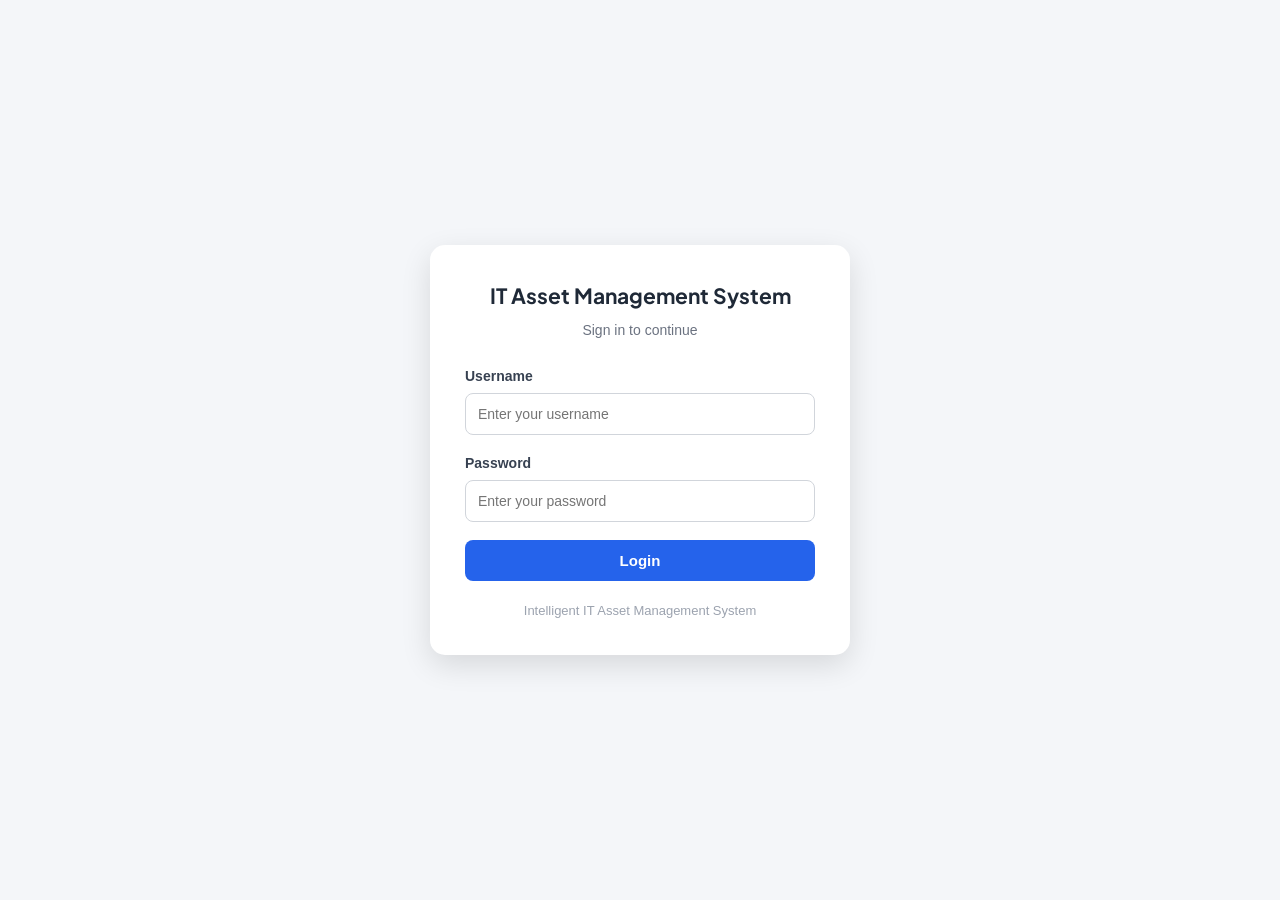
<file: login.html>
<!DOCTYPE html>
<html lang="en">
<head>
    <meta charset="UTF-8">
    <meta name="viewport" content="width=device-width, initial-scale=1.0">
    <title>Login - IT Asset Management System</title>

    <link rel="stylesheet" href="static/css/style.css">

    <style>
        *{
            margin:0;
            padding:0;
            box-sizing:border-box;
        }

        body{
            font-family:Arial,Helvetica,sans-serif;
            background:#f4f6f9;
            display:flex;
            justify-content:center;
            align-items:center;
            min-height:100vh;
        }

        .login-box{
            width:100%;
            max-width:420px;
            background:#fff;
            padding:35px;
            border-radius:15px;
            box-shadow:0 10px 30px rgba(0,0,0,.12);
        }

        .login-box h2{
            text-align:center;
            color:#1f2937;
            margin-bottom:8px;
        }

        .subtitle{
            text-align:center;
            color:#6b7280;
            margin-bottom:25px;
            font-size:14px;
        }

        .form-group{
            margin-bottom:18px;
        }

        .form-group label{
            display:block;
            margin-bottom:6px;
            color:#374151;
            font-weight:600;
        }

        .form-group input{
            width:100%;
            padding:12px;
            border:1px solid #d1d5db;
            border-radius:8px;
            font-size:14px;
            transition:.3s;
        }

        .form-group input:focus{
            outline:none;
            border-color:#2563eb;
            box-shadow:0 0 0 3px rgba(37,99,235,.15);
        }

        .btn-login{
            width:100%;
            padding:12px;
            background:#2563eb;
            color:white;
            border:none;
            border-radius:8px;
            font-size:15px;
            font-weight:600;
            cursor:pointer;
            transition:.3s;
        }

        .btn-login:hover{
            background:#1d4ed8;
        }

        .btn-login:disabled{
            background:#93c5fd;
            cursor:not-allowed;
        }

        .flash{
            padding:12px;
            border-radius:8px;
            margin-bottom:18px;
            font-size:14px;
        }

        .flash.error{
            background:#fee2e2;
            color:#991b1b;
        }

        .flash.success{
            background:#dcfce7;
            color:#166534;
        }

        .flash.warning{
            background:#fef3c7;
            color:#92400e;
        }

        .footer{
            text-align:center;
            margin-top:20px;
            color:#9ca3af;
            font-size:13px;
        }
    </style>

</head>
<body>

<div class="login-box">

    <h2>IT Asset Management System</h2>
    <p class="subtitle">Sign in to continue</p>

    <!-- Flash messages placeholder (front-end only, no backend) -->
    <div id="flashContainer"></div>

    <form method="POST" action="#" id="loginForm">

        <div class="form-group">
            <label>Username</label>

            <input
                type="text"
                name="username"
                id="username"
                placeholder="Enter your username"
                autocomplete="username"
                required>
        </div>

        <div class="form-group">
            <label>Password</label>

            <input
                type="password"
                name="password"
                placeholder="Enter your password"
                autocomplete="current-password"
                required>
        </div>

        <button type="submit" class="btn-login" id="loginBtn">
            Login
        </button>

    </form>

    <div class="footer">
        Intelligent IT Asset Management System
    </div>

</div>

<script>
document.getElementById("loginForm").addEventListener("submit", function(e){
    e.preventDefault();

    const btn = document.getElementById("loginBtn");

    btn.disabled = true;
    btn.innerHTML = "Signing in...";

    // Front-end only: no backend auth. Just redirect to the dashboard.
    setTimeout(function () {
        window.location.href = "dashboard.html";
    }, 400);
});
</script>

</body>
</html>
</file>
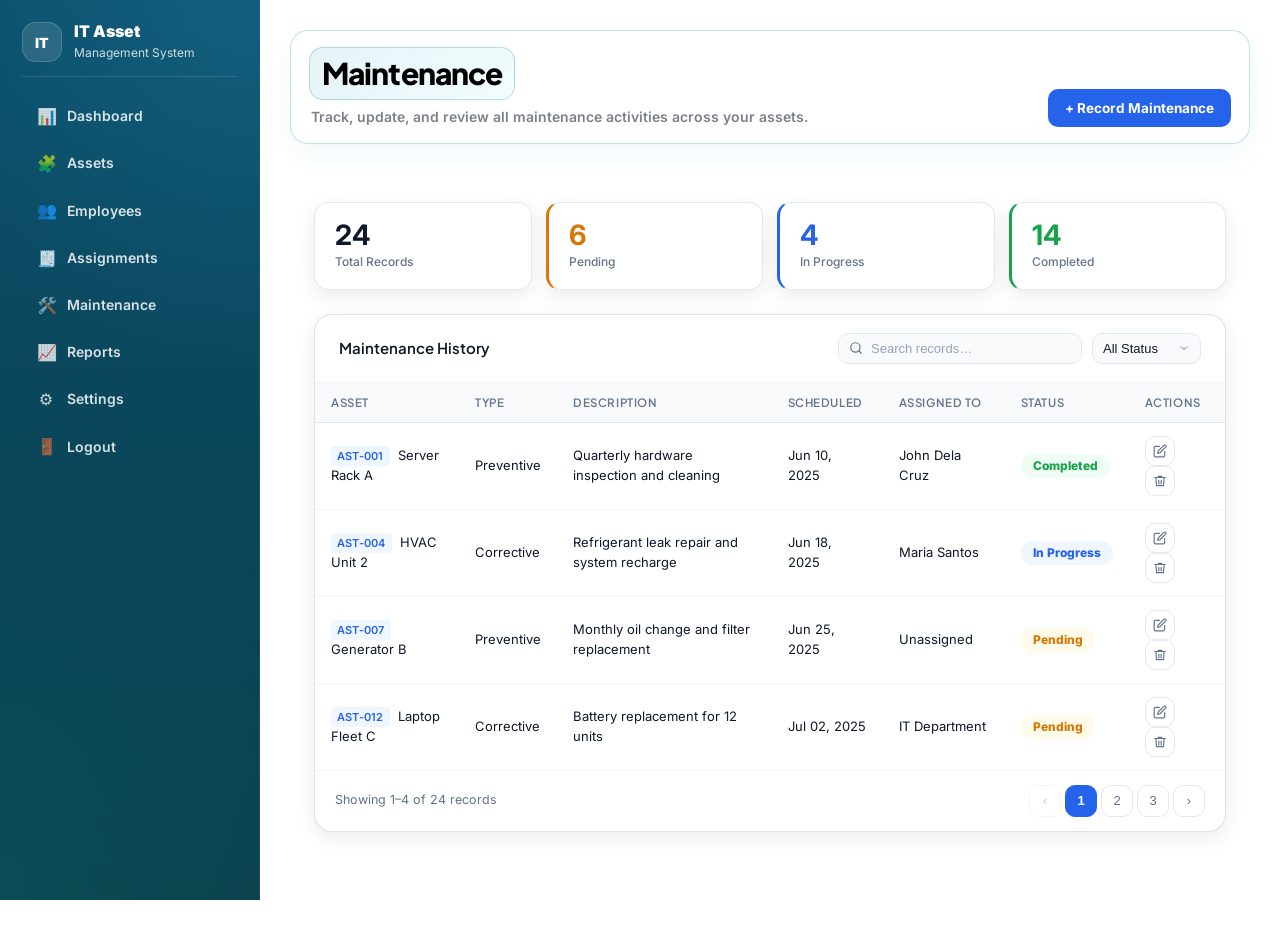
<file: maintenance.html>
<!DOCTYPE html>
<html lang="en">
<head>
<meta charset="UTF-8">
<meta name="viewport" content="width=device-width, initial-scale=1.0">
<title>Maintenance</title>
<link rel="stylesheet" href="static/css/maintenance.css">
<link rel="stylesheet" href="https://cdnjs.cloudflare.com/ajax/libs/font-awesome/6.5.0/css/all.min.css">
<link rel="stylesheet" href="static/css/style.css">
<link rel="stylesheet" href="static/css/layout.css">
<link rel="stylesheet" href="static/css/responsive-tweaks.css">
<script src="static/js/layout.js"></script>
</head>
<body>

  <!-- Shared layout + sidebar (pure front-end) -->
<!-- Side Bar -->
<nav class="sidebar" aria-label="Main navigation">
    <div class="sidebar__brand">
        <div class="sidebar__logo" aria-hidden="true">IT</div>
        <div class="sidebar__brand-text">
            <div class="sidebar__brand-name">IT Asset</div>
            <div class="sidebar__brand-sub">Management System</div>
        </div>
    </div>

<ul class="sidebar__nav">
    <li>
        <a class="sidebar__link" href="index.html">
            <span class="sidebar__icon" aria-hidden="true">📊</span>
            <span class="sidebar__label">Dashboard</span>
        </a>
    </li>

    <li>
        <a class="sidebar__link" href="assets.html">
            <span class="sidebar__icon" aria-hidden="true">🧩</span>
            <span class="sidebar__label">Assets</span>
        </a>
    </li>

    <li>
        <a class="sidebar__link" href="employees.html">
            <span class="sidebar__icon" aria-hidden="true">👥</span>
            <span class="sidebar__label">Employees</span>
        </a>
    </li>

    <li>
        <a class="sidebar__link" href="assignments.html">
            <span class="sidebar__icon" aria-hidden="true">🧾</span>
            <span class="sidebar__label">Assignments</span>
        </a>
    </li>

    <li>
        <a class="sidebar__link" href="maintenance.html">
            <span class="sidebar__icon" aria-hidden="true">🛠️</span>
            <span class="sidebar__label">Maintenance</span>
        </a>
    </li>

    <li>
        <a class="sidebar__link" href="reports.html">
            <span class="sidebar__icon" aria-hidden="true">📈</span>
            <span class="sidebar__label">Reports</span>
        </a>
    </li>

    <li>
        <a class="sidebar__link" href="settings.html">
            <span class="sidebar__icon" aria-hidden="true">⚙️</span>
            <span class="sidebar__label">Settings</span>
        </a>
    </li>

    <li>
        <a class="sidebar__link" href="login.html">
            <span class="sidebar__icon" aria-hidden="true">🚪</span>
            <span class="sidebar__label">Logout</span>
        </a>
    </li>
</ul>
</nav>

  <!-- Page content -->
  <main class="main">
    <header class="page-shell">
    <div class="page-shell__left">
      <h1 class="page-shell__title">Maintenance</h1>
      <div class="page-shell__subtitle">Track, update, and review all maintenance activities across your assets.</div>
    </div>
    <div class="page-shell__actions">
      <button type="button" class="btn btn--primary" id="openRecordModal">+ Record Maintenance</button>
    </div>
  </header>

<div class="page-wrapper">

  <!-- Stats Strip -->
  <div class="stats-strip">
    <div class="stat-card">
      <span class="stat-card__value">24</span>
      <span class="stat-card__label">Total Records</span>
    </div>
    <div class="stat-card stat-card--pending">
      <span class="stat-card__value">6</span>
      <span class="stat-card__label">Pending</span>
    </div>
    <div class="stat-card stat-card--progress">
      <span class="stat-card__value">4</span>
      <span class="stat-card__label">In Progress</span>
    </div>
    <div class="stat-card stat-card--done">
      <span class="stat-card__value">14</span>
      <span class="stat-card__label">Completed</span>
    </div>
  </div>

  <!-- Main Content -->
  <div class="content-panel">

    <!-- Panel Header / Filters -->
    <div class="panel-header">
      <h2 class="panel-header__title">Maintenance History</h2>
      <div class="panel-header__controls">
        <div class="search-box">
          <svg xmlns="http://www.w3.org/2000/svg" width="14" height="14" viewBox="0 0 24 24" fill="none" stroke="currentColor" stroke-width="2" stroke-linecap="round" stroke-linejoin="round"><circle cx="11" cy="11" r="8"/><line x1="21" y1="21" x2="16.65" y2="16.65"/></svg>
          <input type="text" class="search-box__input" placeholder="Search records…" id="searchInput">
        </div>
        <select class="filter-select" id="statusFilter">
          <option value="">All Status</option>
          <option value="pending">Pending</option>
          <option value="in-progress">In Progress</option>
          <option value="completed">Completed</option>
        </select>
      </div>
    </div>

    <!-- Table -->
    <div class="table-wrapper">
      <table class="maint-table" id="maintenanceTable">
        <thead>
          <tr>
            <th>Asset</th>
            <th>Type</th>
            <th>Description</th>
            <th>Scheduled</th>
            <th>Assigned To</th>
            <th>Status</th>
            <th>Actions</th>
          </tr>
        </thead>
        <tbody id="maintenanceTableBody">
          <tr data-status="completed">
            <td><span class="asset-tag">AST-001</span> Server Rack A</td>
            <td>Preventive</td>
            <td>Quarterly hardware inspection and cleaning</td>
            <td>Jun 10, 2025</td>
            <td>John Dela Cruz</td>
            <td><span class="badge badge--completed">Completed</span></td>
            <td>
              <button class="action-btn" onclick="openUpdateModal('AST-001', 'completed')" title="Update status">
                <svg xmlns="http://www.w3.org/2000/svg" width="14" height="14" viewBox="0 0 24 24" fill="none" stroke="currentColor" stroke-width="2" stroke-linecap="round" stroke-linejoin="round"><path d="M11 4H4a2 2 0 0 0-2 2v14a2 2 0 0 0 2 2h14a2 2 0 0 0 2-2v-7"/><path d="M18.5 2.5a2.121 2.121 0 0 1 3 3L12 15l-4 1 1-4 9.5-9.5z"/></svg>
              </button>
              <button class="action-btn action-btn--danger" title="Delete record" onclick="deleteRecord(this)">
                <svg xmlns="http://www.w3.org/2000/svg" width="14" height="14" viewBox="0 0 24 24" fill="none" stroke="currentColor" stroke-width="2" stroke-linecap="round" stroke-linejoin="round"><polyline points="3 6 5 6 21 6"/><path d="M19 6l-1 14H6L5 6"/><path d="M10 11v6"/><path d="M14 11v6"/><path d="M9 6V4h6v2"/></svg>
              </button>
            </td>
          </tr>
          <tr data-status="in-progress">
            <td><span class="asset-tag">AST-004</span> HVAC Unit 2</td>
            <td>Corrective</td>
            <td>Refrigerant leak repair and system recharge</td>
            <td>Jun 18, 2025</td>
            <td>Maria Santos</td>
            <td><span class="badge badge--in-progress">In Progress</span></td>
            <td>
              <button class="action-btn" onclick="openUpdateModal('AST-004', 'in-progress')" title="Update status">
                <svg xmlns="http://www.w3.org/2000/svg" width="14" height="14" viewBox="0 0 24 24" fill="none" stroke="currentColor" stroke-width="2" stroke-linecap="round" stroke-linejoin="round"><path d="M11 4H4a2 2 0 0 0-2 2v14a2 2 0 0 0 2 2h14a2 2 0 0 0 2-2v-7"/><path d="M18.5 2.5a2.121 2.121 0 0 1 3 3L12 15l-4 1 1-4 9.5-9.5z"/></svg>
              </button>
              <button class="action-btn action-btn--danger" title="Delete record" onclick="deleteRecord(this)">
                <svg xmlns="http://www.w3.org/2000/svg" width="14" height="14" viewBox="0 0 24 24" fill="none" stroke="currentColor" stroke-width="2" stroke-linecap="round" stroke-linejoin="round"><polyline points="3 6 5 6 21 6"/><path d="M19 6l-1 14H6L5 6"/><path d="M10 11v6"/><path d="M14 11v6"/><path d="M9 6V4h6v2"/></svg>
              </button>
            </td>
          </tr>
          <tr data-status="pending">
            <td><span class="asset-tag">AST-007</span> Generator B</td>
            <td>Preventive</td>
            <td>Monthly oil change and filter replacement</td>
            <td>Jun 25, 2025</td>
            <td>Unassigned</td>
            <td><span class="badge badge--pending">Pending</span></td>
            <td>
              <button class="action-btn" onclick="openUpdateModal('AST-007', 'pending')" title="Update status">
                <svg xmlns="http://www.w3.org/2000/svg" width="14" height="14" viewBox="0 0 24 24" fill="none" stroke="currentColor" stroke-width="2" stroke-linecap="round" stroke-linejoin="round"><path d="M11 4H4a2 2 0 0 0-2 2v14a2 2 0 0 0 2 2h14a2 2 0 0 0 2-2v-7"/><path d="M18.5 2.5a2.121 2.121 0 0 1 3 3L12 15l-4 1 1-4 9.5-9.5z"/></svg>
              </button>
              <button class="action-btn action-btn--danger" title="Delete record" onclick="deleteRecord(this)">
                <svg xmlns="http://www.w3.org/2000/svg" width="14" height="14" viewBox="0 0 24 24" fill="none" stroke="currentColor" stroke-width="2" stroke-linecap="round" stroke-linejoin="round"><polyline points="3 6 5 6 21 6"/><path d="M19 6l-1 14H6L5 6"/><path d="M10 11v6"/><path d="M14 11v6"/><path d="M9 6V4h6v2"/></svg>
              </button>
            </td>
          </tr>
          <tr data-status="pending">
            <td><span class="asset-tag">AST-012</span> Laptop Fleet C</td>
            <td>Corrective</td>
            <td>Battery replacement for 12 units</td>
            <td>Jul 02, 2025</td>
            <td>IT Department</td>
            <td><span class="badge badge--pending">Pending</span></td>
            <td>
              <button class="action-btn" onclick="openUpdateModal('AST-012', 'pending')" title="Update status">
                <svg xmlns="http://www.w3.org/2000/svg" width="14" height="14" viewBox="0 0 24 24" fill="none" stroke="currentColor" stroke-width="2" stroke-linecap="round" stroke-linejoin="round"><path d="M11 4H4a2 2 0 0 0-2 2v14a2 2 0 0 0 2 2h14a2 2 0 0 0 2-2v-7"/><path d="M18.5 2.5a2.121 2.121 0 0 1 3 3L12 15l-4 1 1-4 9.5-9.5z"/></svg>
              </button>
              <button class="action-btn action-btn--danger" title="Delete record" onclick="deleteRecord(this)">
                <svg xmlns="http://www.w3.org/2000/svg" width="14" height="14" viewBox="0 0 24 24" fill="none" stroke="currentColor" stroke-width="2" stroke-linecap="round" stroke-linejoin="round"><polyline points="3 6 5 6 21 6"/><path d="M19 6l-1 14H6L5 6"/><path d="M10 11v6"/><path d="M14 11v6"/><path d="M9 6V4h6v2"/></svg>
              </button>
            </td>
          </tr>
        </tbody>
      </table>
    </div>

    <!-- Empty state (hidden by default) -->
    <div class="empty-state" id="emptyState" style="display:none;">
      <svg xmlns="http://www.w3.org/2000/svg" width="40" height="40" viewBox="0 0 24 24" fill="none" stroke="currentColor" stroke-width="1.5" stroke-linecap="round" stroke-linejoin="round"><rect x="2" y="7" width="20" height="14" rx="2"/><path d="M16 7V5a2 2 0 0 0-4 0v2"/><line x1="12" y1="12" x2="12" y2="16"/><line x1="10" y1="14" x2="14" y2="14"/></svg>
      <p>No maintenance records found.</p>
      <button class="btn btn--primary btn--sm" id="openRecordModalEmpty">Record first maintenance</button>
    </div>

    <!-- Pagination -->
    <div class="pagination">
      <span class="pagination__info">Showing 1–4 of 24 records</span>
      <div class="pagination__controls">
        <button class="page-btn" disabled>‹</button>
        <button class="page-btn page-btn--active">1</button>
        <button class="page-btn">2</button>
        <button class="page-btn">3</button>
        <button class="page-btn">›</button>
      </div>
    </div>
  </div>
</div>

<!-- ── RECORD MAINTENANCE MODAL ── -->
<div class="modal-overlay" id="recordModal">
  <div class="modal">
    <div class="modal__header">
      <h3 class="modal__title">Record Maintenance</h3>
      <button class="modal__close" id="closeRecordModal">
        <svg xmlns="http://www.w3.org/2000/svg" width="18" height="18" viewBox="0 0 24 24" fill="none" stroke="currentColor" stroke-width="2" stroke-linecap="round" stroke-linejoin="round"><line x1="18" y1="6" x2="6" y2="18"/><line x1="6" y1="6" x2="18" y2="18"/></svg>
      </button>
    </div>
    <div class="modal__body">
      <div class="form-grid">
        <div class="form-group form-group--full">
          <label class="form-label">Asset</label>
          <select class="form-control">
            <option value="">Select asset…</option>
            <option>AST-001 — Server Rack A</option>
            <option>AST-004 — HVAC Unit 2</option>
            <option>AST-007 — Generator B</option>
            <option>AST-012 — Laptop Fleet C</option>
          </select>
        </div>
        <div class="form-group">
          <label class="form-label">Maintenance Type</label>
          <select class="form-control">
            <option value="">Select type…</option>
            <option>Preventive</option>
            <option>Corrective</option>
            <option>Predictive</option>
          </select>
        </div>
        <div class="form-group">
          <label class="form-label">Scheduled Date</label>
          <input type="date" class="form-control">
        </div>
        <div class="form-group form-group--full">
          <label class="form-label">Description</label>
          <textarea class="form-control form-control--textarea" rows="3" placeholder="Describe the maintenance task…"></textarea>
        </div>
        <div class="form-group">
          <label class="form-label">Assigned To</label>
          <input type="text" class="form-control" placeholder="Name or department">
        </div>
        <div class="form-group">
          <label class="form-label">Initial Status</label>
          <select class="form-control">
            <option>Pending</option>
            <option>In Progress</option>
          </select>
        </div>
      </div>
    </div>
    <div class="modal__footer">
      <button class="btn btn--ghost" id="cancelRecordModal">Cancel</button>
      <button class="btn btn--primary">Save Record</button>
    </div>
  </div>
</div>

<!-- ── UPDATE STATUS MODAL ── -->
<div class="modal-overlay" id="updateModal">
  <div class="modal modal--sm">
    <div class="modal__header">
      <h3 class="modal__title">Update Status</h3>
      <button class="modal__close" id="closeUpdateModal">
        <svg xmlns="http://www.w3.org/2000/svg" width="18" height="18" viewBox="0 0 24 24" fill="none" stroke="currentColor" stroke-width="2" stroke-linecap="round" stroke-linejoin="round"><line x1="18" y1="6" x2="6" y2="18"/><line x1="6" y1="6" x2="18" y2="18"/></svg>
      </button>
    </div>
    <div class="modal__body">
      <p class="update-asset-label">Asset: <strong id="updateAssetId">—</strong></p>
      <div class="form-group">
        <label class="form-label">New Status</label>
        <select class="form-control" id="updateStatusSelect">
          <option value="pending">Pending</option>
          <option value="in-progress">In Progress</option>
          <option value="completed">Completed</option>
        </select>
      </div>
      <div class="form-group">
        <label class="form-label">Notes (optional)</label>
        <textarea class="form-control form-control--textarea" rows="2" placeholder="Add a note about this update…"></textarea>
      </div>
    </div>
    <div class="modal__footer">
      <button class="btn btn--ghost" id="cancelUpdateModal">Cancel</button>
      <button class="btn btn--primary">Update Status</button>
    </div>
  </div>
</div>

<script>
  // Modal helpers
  function openModal(id)  { document.getElementById(id).classList.add('is-open'); }
  function closeModal(id) { document.getElementById(id).classList.remove('is-open'); }

  document.getElementById('openRecordModal')?.addEventListener('click', () => openModal('recordModal'));
  document.getElementById('openRecordModalEmpty')?.addEventListener('click', () => openModal('recordModal'));
  document.getElementById('closeRecordModal').addEventListener('click', () => closeModal('recordModal'));
  document.getElementById('cancelRecordModal').addEventListener('click', () => closeModal('recordModal'));

  document.getElementById('closeUpdateModal').addEventListener('click', () => closeModal('updateModal'));
  document.getElementById('cancelUpdateModal').addEventListener('click', () => closeModal('updateModal'));

  // Close on overlay click
  document.querySelectorAll('.modal-overlay').forEach(overlay => {
    overlay.addEventListener('click', e => { if (e.target === overlay) overlay.classList.remove('is-open'); });
  });

  function openUpdateModal(assetId, currentStatus) {
    document.getElementById('updateAssetId').textContent = assetId;
    document.getElementById('updateStatusSelect').value = currentStatus;
    openModal('updateModal');
  }

  // Delete record (front-end only)
  function deleteRecord(btn) {
    const row = btn.closest('tr');
    if (confirm('Delete this maintenance record?')) {
      row.remove();
      filterTable();
    }
  }

  // Filter + search
  function filterTable() {
    const search = document.getElementById('searchInput').value.toLowerCase();
    const status = document.getElementById('statusFilter').value;
    const rows = document.querySelectorAll('#maintenanceTableBody tr');
    let visible = 0;

    rows.forEach(row => {
      const text = row.textContent.toLowerCase();
      const rowStatus = row.dataset.status;
      const matchSearch = text.includes(search);
      const matchStatus = !status || rowStatus === status;
      const show = matchSearch && matchStatus;
      row.style.display = show ? '' : 'none';
      if (show) visible++;
    });

    document.getElementById('emptyState').style.display = visible === 0 ? 'flex' : 'none';
    document.querySelector('.table-wrapper').style.display = visible === 0 ? 'none' : '';
  }

  document.getElementById('searchInput').addEventListener('input', filterTable);
  document.getElementById('statusFilter').addEventListener('change', filterTable);
</script>

</main>

</body>
</html>
</file>
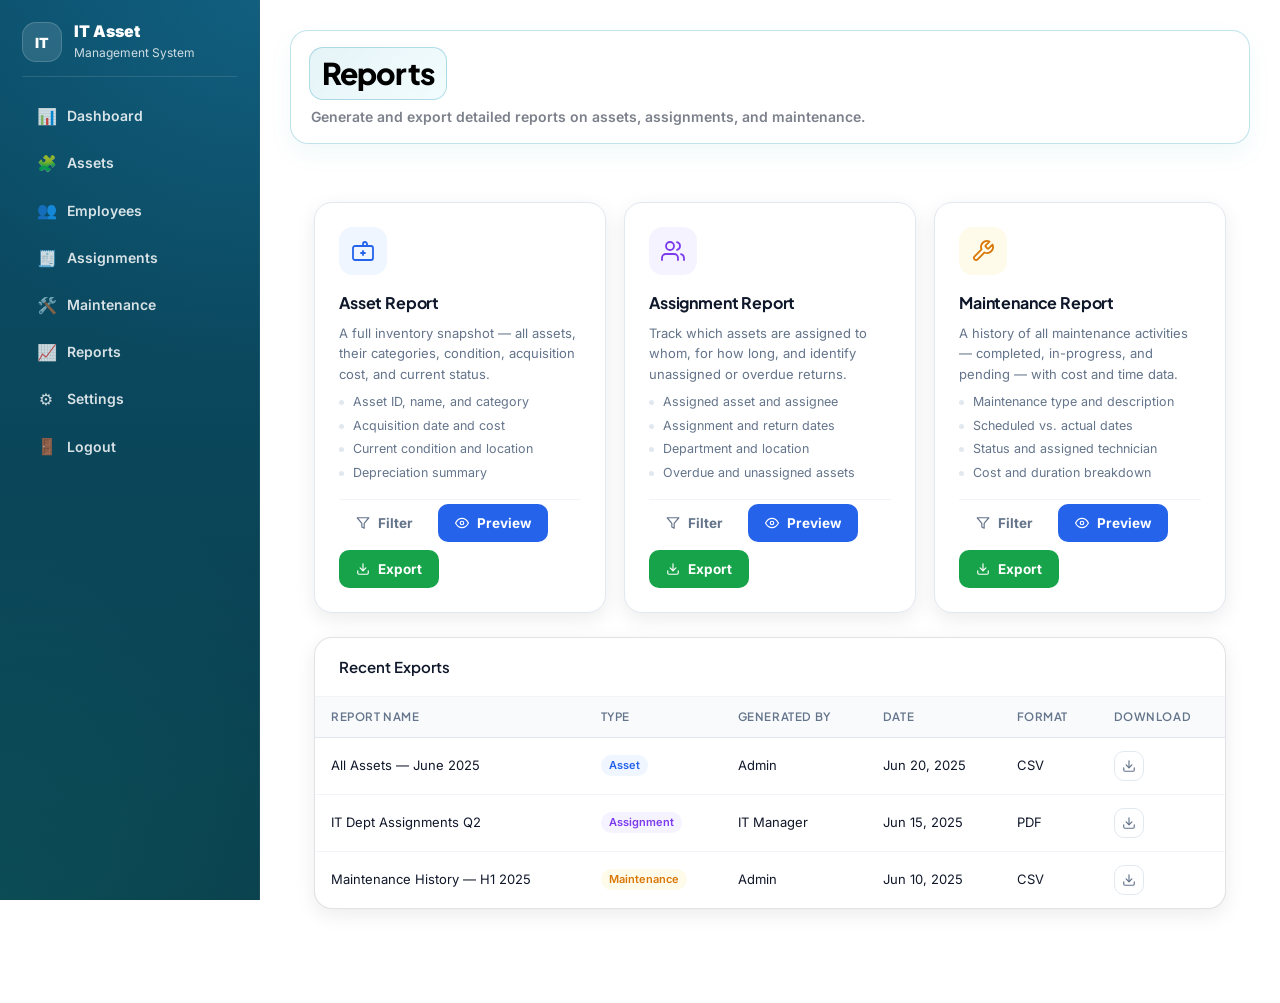
<file: reports.html>
<!DOCTYPE html>
<html lang="en">
<head>
<meta charset="UTF-8">
<meta name="viewport" content="width=device-width, initial-scale=1.0">
<title>Reports</title>
<link rel="stylesheet" href="static/css/reports.css">
<link rel="stylesheet" href="https://cdnjs.cloudflare.com/ajax/libs/font-awesome/6.5.0/css/all.min.css">
<link rel="stylesheet" href="static/css/style.css">
<link rel="stylesheet" href="static/css/layout.css">
<link rel="stylesheet" href="static/css/responsive-tweaks.css">
<script src="static/js/layout.js"></script>
</head>
<body>

  <!-- Shared layout + sidebar (pure front-end) -->
<!-- Side Bar -->
<nav class="sidebar" aria-label="Main navigation">
    <div class="sidebar__brand">
        <div class="sidebar__logo" aria-hidden="true">IT</div>
        <div class="sidebar__brand-text">
            <div class="sidebar__brand-name">IT Asset</div>
            <div class="sidebar__brand-sub">Management System</div>
        </div>
    </div>

<ul class="sidebar__nav">
    <li>
        <a class="sidebar__link" href="index.html">
            <span class="sidebar__icon" aria-hidden="true">📊</span>
            <span class="sidebar__label">Dashboard</span>
        </a>
    </li>

    <li>
        <a class="sidebar__link" href="assets.html">
            <span class="sidebar__icon" aria-hidden="true">🧩</span>
            <span class="sidebar__label">Assets</span>
        </a>
    </li>

    <li>
        <a class="sidebar__link" href="employees.html">
            <span class="sidebar__icon" aria-hidden="true">👥</span>
            <span class="sidebar__label">Employees</span>
        </a>
    </li>

    <li>
        <a class="sidebar__link" href="assignments.html">
            <span class="sidebar__icon" aria-hidden="true">🧾</span>
            <span class="sidebar__label">Assignments</span>
        </a>
    </li>

    <li>
        <a class="sidebar__link" href="maintenance.html">
            <span class="sidebar__icon" aria-hidden="true">🛠️</span>
            <span class="sidebar__label">Maintenance</span>
        </a>
    </li>

    <li>
        <a class="sidebar__link" href="reports.html">
            <span class="sidebar__icon" aria-hidden="true">📈</span>
            <span class="sidebar__label">Reports</span>
        </a>
    </li>

    <li>
        <a class="sidebar__link" href="settings.html">
            <span class="sidebar__icon" aria-hidden="true">⚙️</span>
            <span class="sidebar__label">Settings</span>
        </a>
    </li>

    <li>
        <a class="sidebar__link" href="login.html">
            <span class="sidebar__icon" aria-hidden="true">🚪</span>
            <span class="sidebar__label">Logout</span>
        </a>
    </li>
</ul>
</nav>

  <!-- Page content -->
<main class="main">
    <header class="page-shell">
    <div class="page-shell__left">
      <h1 class="page-shell__title">Reports</h1>
      <div class="page-shell__subtitle">Generate and export detailed reports on assets, assignments, and maintenance.</div>
    </div>
    <div class="page-shell__actions"></div>
  </header>

<div class="page-wrapper">

  <!-- Report Cards Grid -->
  <div class="reports-grid">

    <!-- Asset Report -->
    <div class="report-card" id="assetReportCard">
      <div class="report-card__icon report-card__icon--asset">
        <svg xmlns="http://www.w3.org/2000/svg" width="24" height="24" viewBox="0 0 24 24" fill="none" stroke="currentColor" stroke-width="1.8" stroke-linecap="round" stroke-linejoin="round"><rect x="2" y="7" width="20" height="14" rx="2"/><path d="M16 7V5a2 2 0 0 0-4 0v2"/><line x1="12" y1="12" x2="12" y2="16"/><line x1="10" y1="14" x2="14" y2="14"/></svg>
      </div>
      <div class="report-card__content">
        <h2 class="report-card__title">Asset Report</h2>
        <p class="report-card__desc">A full inventory snapshot — all assets, their categories, condition, acquisition cost, and current status.</p>
        <ul class="report-card__includes">
          <li>Asset ID, name, and category</li>
          <li>Acquisition date and cost</li>
          <li>Current condition and location</li>
          <li>Depreciation summary</li>
        </ul>
      </div>
      <div class="report-card__actions">
        <button class="btn btn--outline" onclick="openFilterModal('asset')">
          <svg xmlns="http://www.w3.org/2000/svg" width="14" height="14" viewBox="0 0 24 24" fill="none" stroke="currentColor" stroke-width="2" stroke-linecap="round" stroke-linejoin="round"><polygon points="22 3 2 3 10 12.46 10 19 14 21 14 12.46 22 3"/></svg>
          Filter
        </button>
        <button class="btn btn--primary" onclick="openPreviewModal('asset')">
          <svg xmlns="http://www.w3.org/2000/svg" width="14" height="14" viewBox="0 0 24 24" fill="none" stroke="currentColor" stroke-width="2" stroke-linecap="round" stroke-linejoin="round"><path d="M1 12s4-8 11-8 11 8 11 8-4 8-11 8-11-8-11-8z"/><circle cx="12" cy="12" r="3"/></svg>
          Preview
        </button>
        <button class="btn btn--export" onclick="exportReport('asset')">
          <svg xmlns="http://www.w3.org/2000/svg" width="14" height="14" viewBox="0 0 24 24" fill="none" stroke="currentColor" stroke-width="2" stroke-linecap="round" stroke-linejoin="round"><path d="M21 15v4a2 2 0 0 1-2 2H5a2 2 0 0 1-2-2v-4"/><polyline points="7 10 12 15 17 10"/><line x1="12" y1="15" x2="12" y2="3"/></svg>
          Export
        </button>
      </div>
    </div>

    <!-- Assignment Report -->
    <div class="report-card" id="assignmentReportCard">
      <div class="report-card__icon report-card__icon--assign">
        <svg xmlns="http://www.w3.org/2000/svg" width="24" height="24" viewBox="0 0 24 24" fill="none" stroke="currentColor" stroke-width="1.8" stroke-linecap="round" stroke-linejoin="round"><path d="M17 21v-2a4 4 0 0 0-4-4H5a4 4 0 0 0-4 4v2"/><circle cx="9" cy="7" r="4"/><path d="M23 21v-2a4 4 0 0 0-3-3.87"/><path d="M16 3.13a4 4 0 0 1 0 7.75"/></svg>
      </div>
      <div class="report-card__content">
        <h2 class="report-card__title">Assignment Report</h2>
        <p class="report-card__desc">Track which assets are assigned to whom, for how long, and identify unassigned or overdue returns.</p>
        <ul class="report-card__includes">
          <li>Assigned asset and assignee</li>
          <li>Assignment and return dates</li>
          <li>Department and location</li>
          <li>Overdue and unassigned assets</li>
        </ul>
      </div>
      <div class="report-card__actions">
        <button class="btn btn--outline" onclick="openFilterModal('assignment')">
          <svg xmlns="http://www.w3.org/2000/svg" width="14" height="14" viewBox="0 0 24 24" fill="none" stroke="currentColor" stroke-width="2" stroke-linecap="round" stroke-linejoin="round"><polygon points="22 3 2 3 10 12.46 10 19 14 21 14 12.46 22 3"/></svg>
          Filter
        </button>
        <button class="btn btn--primary" onclick="openPreviewModal('assignment')">
          <svg xmlns="http://www.w3.org/2000/svg" width="14" height="14" viewBox="0 0 24 24" fill="none" stroke="currentColor" stroke-width="2" stroke-linecap="round" stroke-linejoin="round"><path d="M1 12s4-8 11-8 11 8 11 8-4 8-11 8-11-8-11-8z"/><circle cx="12" cy="12" r="3"/></svg>
          Preview
        </button>
        <button class="btn btn--export" onclick="exportReport('assignment')">
          <svg xmlns="http://www.w3.org/2000/svg" width="14" height="14" viewBox="0 0 24 24" fill="none" stroke="currentColor" stroke-width="2" stroke-linecap="round" stroke-linejoin="round"><path d="M21 15v4a2 2 0 0 1-2 2H5a2 2 0 0 1-2-2v-4"/><polyline points="7 10 12 15 17 10"/><line x1="12" y1="15" x2="12" y2="3"/></svg>
          Export
        </button>
      </div>
    </div>

    <!-- Maintenance Report -->
    <div class="report-card" id="maintenanceReportCard">
      <div class="report-card__icon report-card__icon--maint">
        <svg xmlns="http://www.w3.org/2000/svg" width="24" height="24" viewBox="0 0 24 24" fill="none" stroke="currentColor" stroke-width="1.8" stroke-linecap="round" stroke-linejoin="round"><path d="M14.7 6.3a1 1 0 0 0 0 1.4l1.6 1.6a1 1 0 0 0 1.4 0l3.77-3.77a6 6 0 0 1-7.94 7.94l-6.91 6.91a2.12 2.12 0 0 1-3-3l6.91-6.91a6 6 0 0 1 7.94-7.94l-3.76 3.76z"/></svg>
      </div>
      <div class="report-card__content">
        <h2 class="report-card__title">Maintenance Report</h2>
        <p class="report-card__desc">A history of all maintenance activities — completed, in-progress, and pending — with cost and time data.</p>
        <ul class="report-card__includes">
          <li>Maintenance type and description</li>
          <li>Scheduled vs. actual dates</li>
          <li>Status and assigned technician</li>
          <li>Cost and duration breakdown</li>
        </ul>
      </div>
      <div class="report-card__actions">
        <button class="btn btn--outline" onclick="openFilterModal('maintenance')">
          <svg xmlns="http://www.w3.org/2000/svg" width="14" height="14" viewBox="0 0 24 24" fill="none" stroke="currentColor" stroke-width="2" stroke-linecap="round" stroke-linejoin="round"><polygon points="22 3 2 3 10 12.46 10 19 14 21 14 12.46 22 3"/></svg>
          Filter
        </button>
        <button class="btn btn--primary" onclick="openPreviewModal('maintenance')">
          <svg xmlns="http://www.w3.org/2000/svg" width="14" height="14" viewBox="0 0 24 24" fill="none" stroke="currentColor" stroke-width="2" stroke-linecap="round" stroke-linejoin="round"><path d="M1 12s4-8 11-8 11 8 11 8-4 8-11 8-11-8-11-8z"/><circle cx="12" cy="12" r="3"/></svg>
          Preview
        </button>
        <button class="btn btn--export" onclick="exportReport('maintenance')">
          <svg xmlns="http://www.w3.org/2000/svg" width="14" height="14" viewBox="0 0 24 24" fill="none" stroke="currentColor" stroke-width="2" stroke-linecap="round" stroke-linejoin="round"><path d="M21 15v4a2 2 0 0 1-2 2H5a2 2 0 0 1-2-2v-4"/><polyline points="7 10 12 15 17 10"/><line x1="12" y1="15" x2="12" y2="3"/></svg>
          Export
        </button>
      </div>
    </div>

  </div>

  <!-- Recent Exports -->
  <div class="content-panel">
    <div class="panel-header">
      <h2 class="panel-header__title">Recent Exports</h2>
    </div>
    <div class="table-wrapper">
      <table class="maint-table">
        <thead>
          <tr>
            <th>Report Name</th>
            <th>Type</th>
            <th>Generated By</th>
            <th>Date</th>
            <th>Format</th>
            <th>Download</th>
          </tr>
        </thead>
        <tbody>
          <tr>
            <td>All Assets — June 2025</td>
            <td><span class="type-pill type-pill--asset">Asset</span></td>
            <td>Admin</td>
            <td>Jun 20, 2025</td>
            <td>CSV</td>
            <td><button class="action-btn" title="Download"><svg xmlns="http://www.w3.org/2000/svg" width="14" height="14" viewBox="0 0 24 24" fill="none" stroke="currentColor" stroke-width="2" stroke-linecap="round" stroke-linejoin="round"><path d="M21 15v4a2 2 0 0 1-2 2H5a2 2 0 0 1-2-2v-4"/><polyline points="7 10 12 15 17 10"/><line x1="12" y1="15" x2="12" y2="3"/></svg></button></td>
          </tr>
          <tr>
            <td>IT Dept Assignments Q2</td>
            <td><span class="type-pill type-pill--assign">Assignment</span></td>
            <td>IT Manager</td>
            <td>Jun 15, 2025</td>
            <td>PDF</td>
            <td><button class="action-btn" title="Download"><svg xmlns="http://www.w3.org/2000/svg" width="14" height="14" viewBox="0 0 24 24" fill="none" stroke="currentColor" stroke-width="2" stroke-linecap="round" stroke-linejoin="round"><path d="M21 15v4a2 2 0 0 1-2 2H5a2 2 0 0 1-2-2v-4"/><polyline points="7 10 12 15 17 10"/><line x1="12" y1="15" x2="12" y2="3"/></svg></button></td>
          </tr>
          <tr>
            <td>Maintenance History — H1 2025</td>
            <td><span class="type-pill type-pill--maint">Maintenance</span></td>
            <td>Admin</td>
            <td>Jun 10, 2025</td>
            <td>CSV</td>
            <td><button class="action-btn" title="Download"><svg xmlns="http://www.w3.org/2000/svg" width="14" height="14" viewBox="0 0 24 24" fill="none" stroke="currentColor" stroke-width="2" stroke-linecap="round" stroke-linejoin="round"><path d="M21 15v4a2 2 0 0 1-2 2H5a2 2 0 0 1-2-2v-4"/><polyline points="7 10 12 15 17 10"/><line x1="12" y1="15" x2="12" y2="3"/></svg></button></td>
          </tr>
        </tbody>
      </table>
    </div>
  </div>
</div>

<!-- ── FILTER MODAL ── -->
<div class="modal-overlay" id="filterModal">
  <div class="modal modal--sm">
    <div class="modal__header">
      <h3 class="modal__title" id="filterModalTitle">Filter Report</h3>
      <button class="modal__close" id="closeFilterModal">
        <svg xmlns="http://www.w3.org/2000/svg" width="18" height="18" viewBox="0 0 24 24" fill="none" stroke="currentColor" stroke-width="2" stroke-linecap="round" stroke-linejoin="round"><line x1="18" y1="6" x2="6" y2="18"/><line x1="6" y1="6" x2="18" y2="18"/></svg>
      </button>
    </div>
    <div class="modal__body">
      <div class="form-grid">
        <div class="form-group">
          <label class="form-label">Date From</label>
          <input type="date" class="form-control">
        </div>
        <div class="form-group">
          <label class="form-label">Date To</label>
          <input type="date" class="form-control">
        </div>
        <div class="form-group form-group--full">
          <label class="form-label">Department</label>
          <select class="form-control">
            <option value="">All Departments</option>
            <option>IT</option>
            <option>Facilities</option>
            <option>Operations</option>
            <option>HR</option>
          </select>
        </div>
        <div class="form-group form-group--full">
          <label class="form-label">Export Format</label>
          <div class="format-toggle">
            <label class="format-opt">
              <input type="radio" name="format" value="csv" checked> CSV
            </label>
            <label class="format-opt">
              <input type="radio" name="format" value="pdf"> PDF
            </label>
            <label class="format-opt">
              <input type="radio" name="format" value="xlsx"> Excel
            </label>
          </div>
        </div>
      </div>
    </div>
    <div class="modal__footer">
      <button class="btn btn--ghost" id="cancelFilterModal">Cancel</button>
      <button class="btn btn--primary">Apply & Generate</button>
    </div>
  </div>
</div>

<!-- ── PREVIEW MODAL ── -->
<div class="modal-overlay" id="previewModal">
  <div class="modal modal--lg">
    <div class="modal__header">
      <h3 class="modal__title" id="previewModalTitle">Report Preview</h3>
      <button class="modal__close" id="closePreviewModal">
        <svg xmlns="http://www.w3.org/2000/svg" width="18" height="18" viewBox="0 0 24 24" fill="none" stroke="currentColor" stroke-width="2" stroke-linecap="round" stroke-linejoin="round"><line x1="18" y1="6" x2="6" y2="18"/><line x1="6" y1="6" x2="18" y2="18"/></svg>
      </button>
    </div>
    <div class="modal__body">
      <div class="preview-banner">
        <svg xmlns="http://www.w3.org/2000/svg" width="16" height="16" viewBox="0 0 24 24" fill="none" stroke="currentColor" stroke-width="2" stroke-linecap="round" stroke-linejoin="round"><circle cx="12" cy="12" r="10"/><line x1="12" y1="8" x2="12" y2="12"/><line x1="12" y1="16" x2="12.01" y2="16"/></svg>
        Showing first 5 rows. Export to view the full report.
      </div>
      <div class="table-wrapper">
        <table class="maint-table" id="previewTable">
          <thead id="previewHead"></thead>
          <tbody id="previewBody"></tbody>
        </table>
      </div>
    </div>
    <div class="modal__footer">
      <button class="btn btn--ghost" id="cancelPreviewModal">Close</button>
      <button class="btn btn--export" id="exportFromPreview">
        <svg xmlns="http://www.w3.org/2000/svg" width="14" height="14" viewBox="0 0 24 24" fill="none" stroke="currentColor" stroke-width="2" stroke-linecap="round" stroke-linejoin="round"><path d="M21 15v4a2 2 0 0 1-2 2H5a2 2 0 0 1-2-2v-4"/><polyline points="7 10 12 15 17 10"/><line x1="12" y1="15" x2="12" y2="3"/></svg>
        Export Full Report
      </button>
    </div>
  </div>
</div>

<!-- Toast -->
<div class="toast" id="toast"></div>

<script>
  const previewData = {
    asset: {
      title: 'Asset Report Preview',
      headers: ['Asset ID', 'Name', 'Category', 'Condition', 'Location', 'Cost'],
      rows: [
        ['AST-001','Server Rack A','IT Equipment','Good','Data Center','₱120,000'],
        ['AST-004','HVAC Unit 2','Facilities','Fair','3rd Floor','₱85,000'],
        ['AST-007','Generator B','Utilities','Good','Basement','₱200,000'],
        ['AST-012','Laptop Fleet C','IT Equipment','Fair','IT Dept','₱360,000'],
        ['AST-015','Office Chairs (20)','Furniture','Good','Main Office','₱40,000'],
      ]
    },
    assignment: {
      title: 'Assignment Report Preview',
      headers: ['Asset', 'Assignee', 'Department', 'Assigned Date', 'Return Date', 'Status'],
      rows: [
        ['AST-001','John Dela Cruz','IT','Jan 10, 2025','—','Active'],
        ['AST-003','Maria Santos','HR','Mar 05, 2025','Jun 30, 2025','Active'],
        ['AST-009','Carlo Reyes','Operations','Nov 20, 2024','Feb 28, 2025','Returned'],
        ['AST-012','IT Department','IT','Apr 01, 2025','—','Active'],
        ['AST-016','Ana Flores','Finance','May 12, 2025','May 31, 2025','Overdue'],
      ]
    },
    maintenance: {
      title: 'Maintenance Report Preview',
      headers: ['Asset', 'Type', 'Description', 'Scheduled', 'Status', 'Technician'],
      rows: [
        ['AST-001','Preventive','Quarterly hardware inspection','Jun 10, 2025','Completed','John DC'],
        ['AST-004','Corrective','Refrigerant leak repair','Jun 18, 2025','In Progress','Maria S'],
        ['AST-007','Preventive','Monthly oil change','Jun 25, 2025','Pending','—'],
        ['AST-012','Corrective','Battery replacement (12 units)','Jul 02, 2025','Pending','IT Dept'],
        ['AST-015','Preventive','Annual inspection','Jul 10, 2025','Pending','Facilities'],
      ]
    }
  };

  let currentType = '';

  function openModal(id)  { document.getElementById(id).classList.add('is-open'); }
  function closeModal(id) { document.getElementById(id).classList.remove('is-open'); }

  document.getElementById('closeFilterModal').addEventListener('click', () => closeModal('filterModal'));
  document.getElementById('cancelFilterModal').addEventListener('click', () => closeModal('filterModal'));
  document.getElementById('closePreviewModal').addEventListener('click', () => closeModal('previewModal'));
  document.getElementById('cancelPreviewModal').addEventListener('click', () => closeModal('previewModal'));

  document.querySelectorAll('.modal-overlay').forEach(o => {
    o.addEventListener('click', e => { if (e.target === o) o.classList.remove('is-open'); });
  });

  function openFilterModal(type) {
    currentType = type;
    const labels = { asset: 'Asset', assignment: 'Assignment', maintenance: 'Maintenance' };
    document.getElementById('filterModalTitle').textContent = `Filter — ${labels[type]} Report`;
    openModal('filterModal');
  }

  function openPreviewModal(type) {
    currentType = type;
    const data = previewData[type];
    document.getElementById('previewModalTitle').textContent = data.title;
    document.getElementById('previewHead').innerHTML = `<tr>${data.headers.map(h => `<th>${h}</th>`).join('')}</tr>`;
    document.getElementById('previewBody').innerHTML = data.rows.map(r => `<tr>${r.map(c => `<td>${c}</td>`).join('')}</tr>`).join('');
    openModal('previewModal');
  }

  function exportReport(type) {
    showToast(`Exporting ${type} report…`);
  }

  document.getElementById('exportFromPreview').addEventListener('click', () => {
    exportReport(currentType);
    closeModal('previewModal');
  });

  function showToast(msg) {
    const t = document.getElementById('toast');
    t.textContent = msg;
    t.classList.add('is-visible');
    setTimeout(() => t.classList.remove('is-visible'), 3000);
  }
</script>

</main>

</body>
</html>
</file>
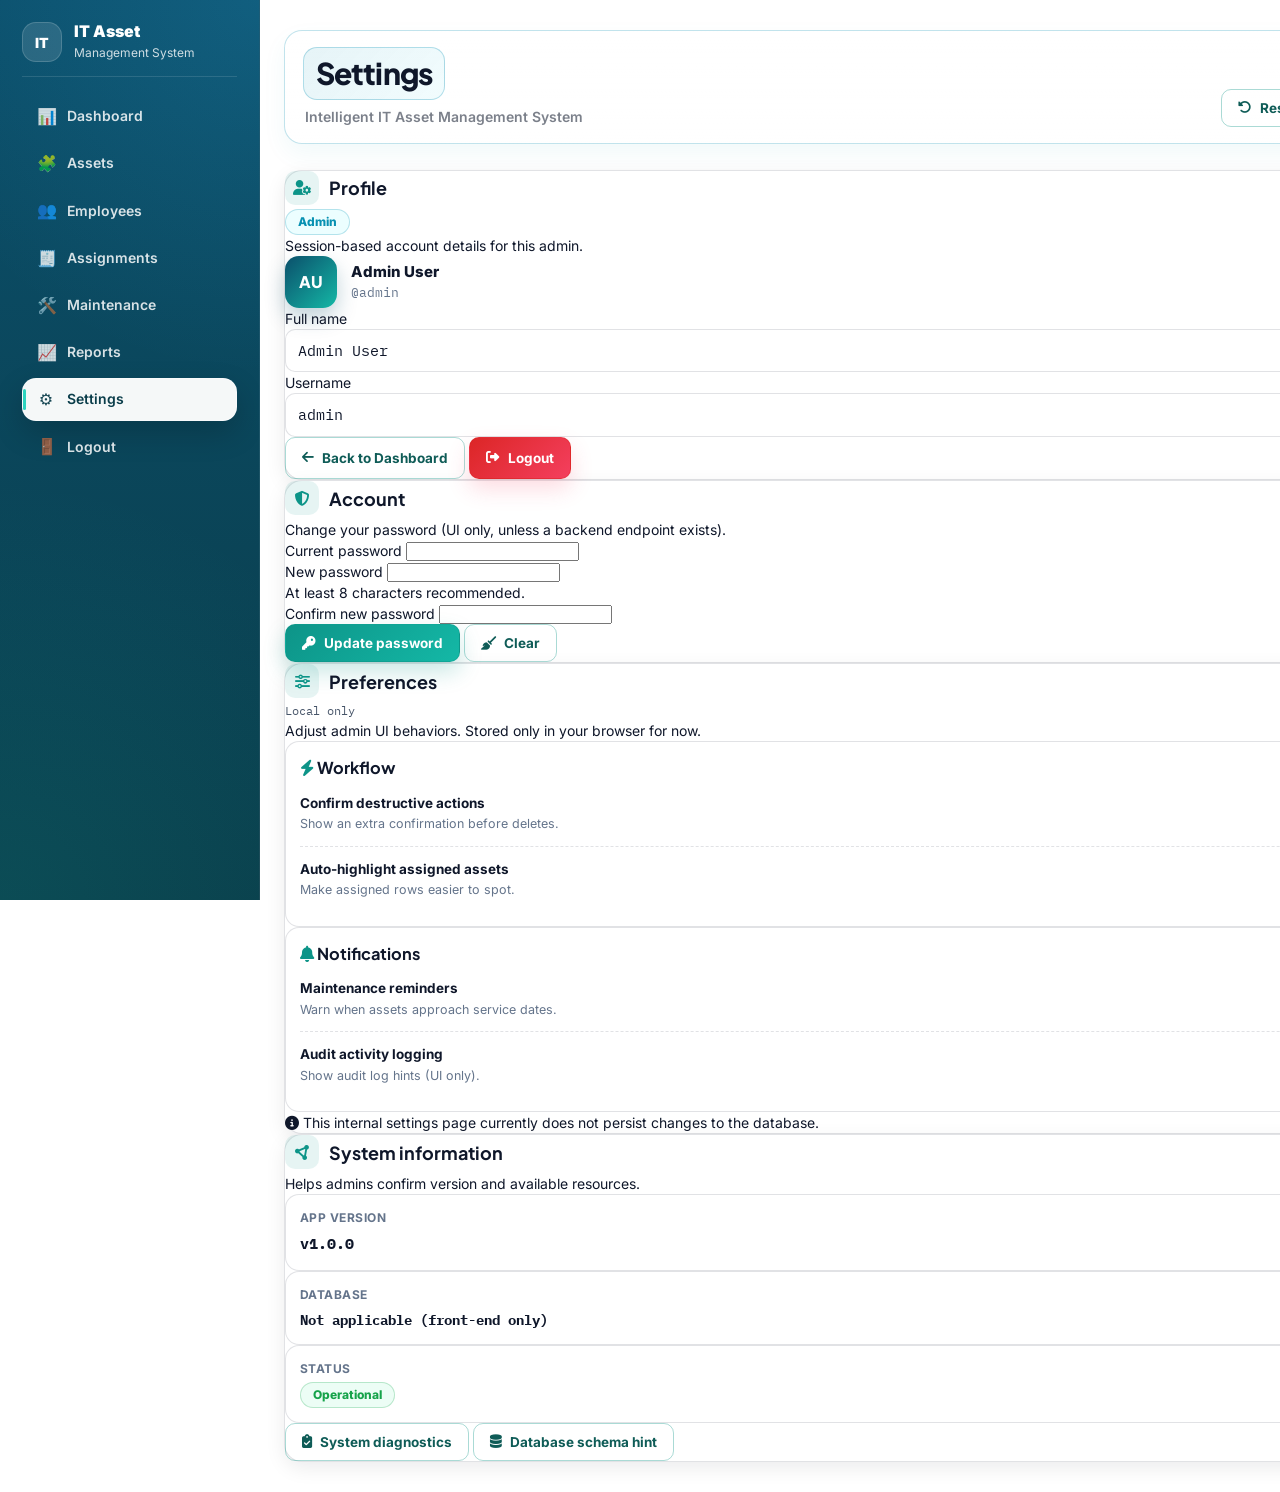
<file: settings.html>
<!DOCTYPE html>
<html lang="en">
<head>
<meta charset="UTF-8">
<meta name="viewport" content="width=device-width, initial-scale=1.0">
<title>Settings</title>
<link rel="stylesheet" href="https://cdnjs.cloudflare.com/ajax/libs/font-awesome/6.5.0/css/all.min.css">
<link rel="stylesheet" href="static/css/layout.css">
<link rel="stylesheet" href="static/css/style.css">
<link rel="stylesheet" href="static/css/responsive-tweaks.css">
<link rel="stylesheet" href="static/js/layout.js">
<style>
  /* ----------------------------------------------------------
     Page-scoped refinements for Settings
     ---------------------------------------------------------- */

  .settings-section {
    height: 100%;
  }

  .section-eyebrow {
    display: flex;
    align-items: center;
    gap: 10px;
    margin-bottom: 4px;
  }

  .section-eyebrow i {
    width: 34px;
    height: 34px;
    display: grid;
    place-items: center;
    border-radius: 10px;
    background: rgba(13, 148, 136, 0.10);
    color: var(--brand-600);
    font-size: 15px;
  }

  .section-eyebrow h2 {
    font-size: 18px;
  }

  /* Profile avatar */
  .avatar-row {
    display: flex;
    align-items: center;
    gap: 14px;
  }

  .avatar {
    width: 52px;
    height: 52px;
    min-width: 52px;
    border-radius: 14px;
    display: grid;
    place-items: center;
    font-family: var(--font-head);
    font-weight: 800;
    font-size: 16px;
    color: #fff;
    background: linear-gradient(135deg, var(--brand-800), var(--brand-500));
    box-shadow: 0 10px 20px rgba(11, 79, 107, 0.25);
  }

  .field-readout {
    font-size: 14.5px;
    padding: 10px 12px;
    border: 1px solid var(--line);
    border-radius: var(--radius-sm);
    background: var(--surface-soft);
  }

  /* Preference rows */
  .pref-row {
    display: flex;
    align-items: center;
    justify-content: space-between;
    gap: 14px;
    padding: 12px 0;
  }

  .pref-row + .pref-row {
    border-top: 1px dashed var(--line);
  }

  .pref-row__title {
    font-weight: 700;
    font-size: 13.5px;
    color: var(--ink);
  }

  .pref-row__desc {
    font-size: 12.5px;
    color: var(--ink-soft);
    margin-top: 2px;
  }

  /* Teal-tinted switches (overrides default Bootstrap blue) */
  .form-check.form-switch .form-check-input {
    width: 40px;
    height: 22px;
    cursor: pointer;
  }

  .form-check.form-switch .form-check-input:checked {
    background-color: var(--brand-600);
    border-color: var(--brand-600);
  }

  .form-check.form-switch .form-check-input:focus {
    box-shadow: 0 0 0 3px rgba(13, 148, 136, 0.18);
    border-color: var(--brand-500);
  }

  /* System info tiles */
  .info-tile {
    padding: 14px;
    background: var(--surface-soft);
    border: 1px solid var(--line);
    border-radius: var(--radius-md);
  }

  .info-tile__label {
    font-size: 12px;
    color: var(--ink-soft);
    font-weight: 700;
    text-transform: uppercase;
    letter-spacing: 0.04em;
  }

  .info-tile__value {
    margin-top: 6px;
    font-size: 15px;
    font-weight: 800;
  }

  @media (max-width: 480px) {
    .page-shell__actions .btn {
      flex: 1;
      justify-content: center;
    }
    .avatar-row {
      flex-wrap: wrap;
    }
  }
</style>
</head>
<body>

<!-- Side Bar -->
<nav class="sidebar" id="mainSidebar" aria-label="Main navigation">
    <div class="sidebar__brand">
        <div class="sidebar__logo" aria-hidden="true">IT</div>
        <div class="sidebar__brand-text">
            <div class="sidebar__brand-name">IT Asset</div>
            <div class="sidebar__brand-sub">Management System</div>
        </div>
    </div>

<ul class="sidebar__nav">
    <li>
        <a class="sidebar__link" href="index.html" title="Dashboard">
            <span class="sidebar__icon" aria-hidden="true">📊</span>
            <span class="sidebar__label">Dashboard</span>
        </a>
    </li>

    <li>
        <a class="sidebar__link" href="assets.html" title="Assets">
            <span class="sidebar__icon" aria-hidden="true">🧩</span>
            <span class="sidebar__label">Assets</span>
        </a>
    </li>

    <li>
        <a class="sidebar__link" href="employees.html" title="Employees">
            <span class="sidebar__icon" aria-hidden="true">👥</span>
            <span class="sidebar__label">Employees</span>
        </a>
    </li>

    <li>
        <a class="sidebar__link" href="assignments.html" title="Assignments">
            <span class="sidebar__icon" aria-hidden="true">🧾</span>
            <span class="sidebar__label">Assignments</span>
        </a>
    </li>

    <li>
        <a class="sidebar__link" href="maintenance.html" title="Maintenance">
            <span class="sidebar__icon" aria-hidden="true">🛠️</span>
            <span class="sidebar__label">Maintenance</span>
        </a>
    </li>

    <li>
        <a class="sidebar__link" href="reports.html" title="Reports">
            <span class="sidebar__icon" aria-hidden="true">📈</span>
            <span class="sidebar__label">Reports</span>
        </a>
    </li>

    <li>
        <a class="sidebar__link active" href="settings.html" title="Settings" aria-current="page">
            <span class="sidebar__icon" aria-hidden="true">⚙️</span>
            <span class="sidebar__label">Settings</span>
        </a>
    </li>

    <li>
        <a class="sidebar__link" href="login.html" title="Logout">
            <span class="sidebar__icon" aria-hidden="true">🚪</span>
            <span class="sidebar__label">Logout</span>
        </a>
    </li>
</ul>
</nav>

  <!-- Page content -->
  <main class="main">
    <header class="page-shell">
    <div class="page-shell__left">
      <h1 class="page-shell__title">Settings</h1>
      <p class="page-shell__subtitle">Intelligent IT Asset Management System</p>
    </div>
    <div class="page-shell__actions">
      <button type="button" class="btn btn-outline" onclick="resetPreferences()">
        <i class="fa-solid fa-rotate-left"></i> Reset
      </button>
      <button type="button" class="btn btn-primary" onclick="savePreferences()">
        <i class="fa-solid fa-floppy-disk"></i> Save preferences
      </button>
    </div>
  </header>

<div class="row g-4">
  <!-- Profile -->
  <div class="col-12 col-lg-6">
    <div class="card p-4 settings-section">
      <div class="d-flex align-items-start justify-content-between gap-3">
        <div class="section-eyebrow">
          <i class="fa-solid fa-user-gear" aria-hidden="true"></i>
          <h2 class="h3 mb-0">Profile</h2>
        </div>
        <span class="badge badge--info">Admin</span>
      </div>
      <p class="text-muted mb-0">Session-based account details for this admin.</p>

      <div class="mt-4 avatar-row">
        <div class="avatar" aria-hidden="true">AU</div>
        <div>
          <div style="font-weight:800; font-size:15px;">Admin User</div>
          <div class="mono" style="font-size:12.5px; color: var(--ink-soft);">@admin</div>
        </div>
      </div>

      <div class="mt-4">
        <div class="row g-3">
          <div class="col-12">
            <label class="form-label text-muted">Full name</label>
            <div class="field-readout mono">Admin User</div>
          </div>
          <div class="col-12">
            <label class="form-label text-muted">Username</label>
            <div class="field-readout mono">admin</div>
          </div>
        </div>
      </div>

      <div class="mt-4 d-flex gap-2 flex-wrap">
        <a class="btn btn-outline" href="dashboard.html">
          <i class="fa-solid fa-arrow-left"></i> Back to Dashboard
        </a>
        <a class="btn btn-danger" href="login.html">
          <i class="fa-solid fa-right-from-bracket"></i> Logout
        </a>
      </div>
    </div>
  </div>

  <!-- Account / Password -->
  <div class="col-12 col-lg-6">
    <div class="card p-4 settings-section">
      <div class="section-eyebrow">
        <i class="fa-solid fa-shield-halved" aria-hidden="true"></i>
        <h2 class="h3 mb-0">Account</h2>
      </div>
      <p class="text-muted mb-0">Change your password (UI only, unless a backend endpoint exists).</p>

      <form onsubmit="return submitPasswordChange(event)" class="mt-4">
        <div class="row g-3">
          <div class="col-12">
            <label class="form-label">Current password</label>
            <input type="password" class="form-input form-control" id="currentPassword" autocomplete="current-password" required>
          </div>
          <div class="col-12">
            <label class="form-label">New password</label>
            <input type="password" class="form-input form-control" id="newPassword" autocomplete="new-password" minlength="8" required>
            <div class="form-text">At least 8 characters recommended.</div>
          </div>
          <div class="col-12">
            <label class="form-label">Confirm new password</label>
            <input type="password" class="form-input form-control" id="confirmPassword" autocomplete="new-password" required>
          </div>
        </div>

        <div class="mt-4 d-flex gap-2 flex-wrap">
          <button class="btn btn-primary" type="submit">
            <i class="fa-solid fa-key"></i> Update password
          </button>
          <button class="btn btn-outline" type="button" onclick="clearPasswordForm()">
            <i class="fa-solid fa-broom"></i> Clear
          </button>
        </div>

        <div id="passwordInlineMsg" class="mt-3" style="display:none;"></div>
      </form>
    </div>
  </div>

  <!-- Preferences -->
  <div class="col-12">
    <div class="card p-4">
      <div class="d-flex align-items-center justify-content-between gap-3">
        <div class="section-eyebrow">
          <i class="fa-solid fa-sliders" aria-hidden="true"></i>
          <h2 class="h3 mb-0">Preferences</h2>
        </div>
        <div class="mono" style="color: var(--ink-muted); font-size: 12px;">
          <span>Local only</span>
        </div>
      </div>
      <p class="text-muted mb-0">Adjust admin UI behaviors. Stored only in your browser for now.</p>

      <div class="row g-4 mt-1">
        <div class="col-12 col-md-6">
          <div class="info-tile">
            <h3 class="h5 mb-2"><i class="fa-solid fa-bolt me-2" style="color: var(--brand-600)"></i> Workflow</h3>

            <div class="pref-row">
              <div>
                <div class="pref-row__title">Confirm destructive actions</div>
                <div class="pref-row__desc">Show an extra confirmation before deletes.</div>
              </div>
              <div class="form-check form-switch m-0">
                <input class="form-check-input" type="checkbox" id="prefConfirmDeletes" />
              </div>
            </div>

            <div class="pref-row">
              <div>
                <div class="pref-row__title">Auto-highlight assigned assets</div>
                <div class="pref-row__desc">Make assigned rows easier to spot.</div>
              </div>
              <div class="form-check form-switch m-0">
                <input class="form-check-input" type="checkbox" id="prefHighlightAssigned" />
              </div>
            </div>
          </div>
        </div>

        <div class="col-12 col-md-6">
          <div class="info-tile">
            <h3 class="h5 mb-2"><i class="fa-solid fa-bell me-2" style="color: var(--brand-600)"></i> Notifications</h3>

            <div class="pref-row">
              <div>
                <div class="pref-row__title">Maintenance reminders</div>
                <div class="pref-row__desc">Warn when assets approach service dates.</div>
              </div>
              <div class="form-check form-switch m-0">
                <input class="form-check-input" type="checkbox" id="prefMaintenanceReminders" />
              </div>
            </div>

            <div class="pref-row">
              <div>
                <div class="pref-row__title">Audit activity logging</div>
                <div class="pref-row__desc">Show audit log hints (UI only).</div>
              </div>
              <div class="form-check form-switch m-0">
                <input class="form-check-input" type="checkbox" id="prefAuditHints" />
              </div>
            </div>
          </div>
        </div>
      </div>

      <div class="mt-4">
        <div class="alert alert-info mb-0" role="alert">
          <i class="fa-solid fa-circle-info me-2"></i>
          This internal settings page currently does not persist changes to the database.
        </div>
      </div>
    </div>
  </div>

  <!-- App info -->
  <div class="col-12">
    <div class="card p-4">
      <div class="section-eyebrow">
        <i class="fa-solid fa-circle-nodes" aria-hidden="true"></i>
        <h2 class="h3 mb-0">System information</h2>
      </div>
      <p class="text-muted mb-0">Helps admins confirm version and available resources.</p>

      <div class="row g-3 mt-3">
        <div class="col-12 col-md-4">
          <div class="info-tile">
            <div class="info-tile__label">App version</div>
            <div class="info-tile__value mono" id="appVersion">v1.0.0</div>
          </div>
        </div>
        <div class="col-12 col-md-4">
          <div class="info-tile">
            <div class="info-tile__label">Database</div>
            <div class="info-tile__value mono" style="font-size:13.5px;">Not applicable (front-end only)</div>
          </div>
        </div>
        <div class="col-12 col-md-4">
          <div class="info-tile">
            <div class="info-tile__label">Status</div>
            <div class="badge badge--success" style="margin-top: 4px;">Operational</div>
          </div>
        </div>
      </div>

      <div class="mt-4 d-flex gap-2 flex-wrap">
        <button class="btn btn-outline" type="button" onclick="showDiagnostics()">
          <i class="fa-solid fa-clipboard-check"></i> System diagnostics
        </button>
        <button class="btn btn-outline" type="button" onclick="showSchemaHint()">
          <i class="fa-solid fa-database"></i> Database schema hint
        </button>
      </div>
    </div>
  </div>
</div>

<!-- Toast -->
<div class="toast-wrap" id="toastWrap"></div>

<script src="static/js/layout.js"></script>
<script>
  /* ---------- Preferences: local only ---------- */
  const prefKeys = {
    prefConfirmDeletes: 'pref_confirm_deletes',
    prefHighlightAssigned: 'pref_highlight_assigned',
    prefMaintenanceReminders: 'pref_maintenance_reminders',
    prefAuditHints: 'pref_audit_hints'
  };

  function loadPreferences() {
    const defaults = {
      prefConfirmDeletes: true,
      prefHighlightAssigned: false,
      prefMaintenanceReminders: true,
      prefAuditHints: false
    };

    Object.entries(prefKeys).forEach(([elId, key]) => {
      const el = document.getElementById(elId);
      if (!el) return;
      const stored = localStorage.getItem(key);
      el.checked = stored === null ? defaults[elId] : stored === 'true';
    });
  }

  function savePreferences() {
    Object.entries(prefKeys).forEach(([elId, key]) => {
      const el = document.getElementById(elId);
      if (!el) return;
      localStorage.setItem(key, String(el.checked));
    });

    toast('Preferences saved locally for this browser.', 'success');
  }

  function resetPreferences() {
    localStorage.removeItem(prefKeys.prefConfirmDeletes);
    localStorage.removeItem(prefKeys.prefHighlightAssigned);
    localStorage.removeItem(prefKeys.prefMaintenanceReminders);
    localStorage.removeItem(prefKeys.prefAuditHints);
    loadPreferences();
    toast('Preferences reset to defaults (local only).', 'info');
  }

  function clearPasswordForm() {
    ['currentPassword', 'newPassword', 'confirmPassword'].forEach(id => {
      const el = document.getElementById(id);
      if (el) el.value = '';
    });

    const msg = document.getElementById('passwordInlineMsg');
    if (msg) {
      msg.style.display = 'none';
      msg.className = '';
      msg.innerHTML = '';
    }
  }

  function submitPasswordChange(e) {
    e.preventDefault();

    const currentPassword = document.getElementById('currentPassword')?.value || '';
    const newPassword = document.getElementById('newPassword')?.value || '';
    const confirmPassword = document.getElementById('confirmPassword')?.value || '';
    const msg = document.getElementById('passwordInlineMsg');

    if (!currentPassword || !newPassword || !confirmPassword) return false;

    if (newPassword.length < 8) {
      msg.style.display = 'block';
      msg.className = 'alert alert-warning';
      msg.innerHTML = 'New password must be at least 8 characters.';
      return false;
    }

    if (newPassword !== confirmPassword) {
      msg.style.display = 'block';
      msg.className = 'alert alert-danger';
      msg.innerHTML = 'New password and confirmation do not match.';
      return false;
    }

    msg.style.display = 'block';
    msg.className = 'alert alert-info';
    msg.innerHTML = 'Password update is not wired to any backend (front-end only placeholder).';
    toast('Password change validated (front-end only).', 'info');
    return false;
  }

  function showDiagnostics() {
    toast('Diagnostics: UI is running front-end only. No backend is connected.', 'info');
  }

  function showSchemaHint() {
    toast('This build is front-end only — there is no database or schema.', 'info');
  }

  function toast(msg, type = 'success') {
    const wrap = document.getElementById('toastWrap');
    if (wrap) {
      const t = document.createElement('div');
      t.className = `toast toast-${type}`;
      t.innerHTML = `<i class="fa-solid ${type === 'success' ? 'fa-circle-check' : type === 'danger' ? 'fa-circle-exclamation' : 'fa-circle-info'}"></i><span>${msg}</span>`;
      wrap.appendChild(t);
      setTimeout(() => t.classList.add('toast-show'), 10);
      setTimeout(() => {
        t.classList.remove('toast-show');
        setTimeout(() => t.remove(), 350);
      }, 3000);
      return;
    }

    window.alert(msg);
  }

  loadPreferences();
</script>

  </main>

</body>
</html>
</file>
<file: static/css/asset.css>
/* Asset page */

:root {
    /* Brand */
    --brand-950: #083344;
    --brand-900: #0b4f6b;
    --brand-800: #0f5f78;
    --brand-700: #0f766e;
    --brand-600: #0891b2;
    --brand-500: #06b6d4;
    --brand-400: #22d3ee;
    --brand-300: #67e8f9;
    --brand-200: #a5f3fc;
    --brand-100: #ecfeff;

    /* Canvas / Surfaces */
    --bg: #f6fbfc;
    --bg-soft: #f1f8fa;
    --surface: #ffffff;
    --surface-2: #f8fcfd;
    --surface-3: #eef7f9;

    /* Text */
    --text: #0f172a;
    --text-soft: #334155;
    --text-muted: #64748b;
    --text-faint: #94a3b8;
    --text-on-brand: #f8fafc;

    /* Borders / shadows */
    --border: #dbe9ee;
    --border-strong: #c7dde5;
    --shadow-sm: 0 4px 14px rgba(15, 23, 42, 0.05);
    --shadow-md: 0 12px 28px rgba(15, 23, 42, 0.08);
    --shadow-lg: 0 18px 40px rgba(15, 23, 42, 0.12);

    /* Status */
    --success: #16a34a;
    --success-bg: #f0fdf4;
    --success-border: #bbf7d0;

    --warning: #d97706;
    --warning-bg: #fffbeb;
    --warning-border: #fde68a;

    --danger: #dc2626;
    --danger-bg: #fef2f2;
    --danger-border: #fecaca;

    --info: #0284c7;
    --info-bg: #eff6ff;
    --info-border: #bfdbfe;

    /* Radii */
    --radius-sm: 10px;
    --radius-md: 14px;
    --radius-lg: 18px;
    --radius-xl: 22px;

    /* Fonts */
    --font-heading: "Plus Jakarta Sans", sans-serif;
    --font-body: "Inter", sans-serif;
    --font-mono: "IBM Plex Mono", monospace;
}

/* =======BASE======== */
body {
    background:
        radial-gradient(circle at top left, rgba(34, 211, 238, 0.08), transparent 24%),
        radial-gradient(circle at bottom right, rgba(8, 145, 178, 0.08), transparent 24%),
        var(--bg);
    color: var(--text);
    min-height: 100vh;
    font-family: var(--font-body);
}

h1, h2, h3, h4, h5, h6 {
    font-family: var(--font-heading);
    color: var(--text);
    letter-spacing: -0.02em;
}

.mono {
    font-family: var(--font-mono);
}

/* =======MAIN LAYOUT=========== */
.main{
    margin-left:260px;
    width:calc(100% - 260px);
    min-height:100vh;
    padding:32px 36px;
    box-sizing:border-box;
}

/* =======PAGE HEADER======== */
.page-header {
    display: flex;
    justify-content: space-between;
    align-items: flex-end;
    margin-bottom: 32px;
    gap: 20px;
}

.breadcrumb {
    display: flex;
    align-items: center;
    gap: 6px;
    font-size: 12px;
    color: var(--text-faint);
    margin-bottom: 8px;
    letter-spacing: 0.3px;
    font-family: var(--font-body);
}

.breadcrumb i {
    font-size: 9px;
}

.breadcrumb-active {
    color: var(--brand-700);
    font-weight: 700;
}

.page-title {
    font-size: 28px;
    font-weight: 800;
    color: var(--text);
    line-height: 1.2;
}

.page-subtitle {
    font-size: 13px;
    color: var(--text-muted);
    margin-top: 6px;
}

.page-header-right {
    display: flex;
    gap: 10px;
    align-items: center;
    flex-shrink: 0;
}

/* ==========BUTTONS============ */
.btn-primary,
.btn-danger,
.btn-export,
.btn-ghost {
    display: inline-flex;
    align-items: center;
    gap: 7px;
    padding: 10px 18px;
    border-radius: 12px;
    font-size: 13.5px;
    font-weight: 700;
    cursor: pointer;
    transition: all 0.2s ease;
    white-space: nowrap;
    font-family: var(--font-body);
}

.btn-primary {
    background: linear-gradient(135deg, var(--brand-900), var(--brand-600));
    color: #fff;
    border: none;
    box-shadow: 0 8px 18px rgba(8, 145, 178, 0.18);
}

.btn-primary:hover {
    transform: translateY(-2px);
    box-shadow: 0 14px 28px rgba(8, 145, 178, 0.24);
}

.btn-export {
    background: var(--surface);
    color: var(--brand-900);
    border: 1px solid var(--border);
    box-shadow: var(--shadow-sm);
}

.btn-export:hover {
    background: var(--brand-100);
    border-color: #bce8f1;
}

.btn-ghost {
    background: var(--surface);
    color: var(--text-soft);
    border: 1px solid var(--border);
}

.btn-ghost:hover {
    background: var(--surface-2);
    border-color: var(--border-strong);
}

.btn-danger {
    background: linear-gradient(135deg, #dc2626, #ef4444);
    color: #fff;
    border: none;
    box-shadow: 0 8px 18px rgba(220, 38, 38, 0.18);
}

.btn-danger:hover {
    transform: translateY(-2px);
    box-shadow: 0 14px 28px rgba(220, 38, 38, 0.24);
}

/* KPI row */
.kpi-row {
    display: grid;
    grid-template-columns: repeat(4, 1fr);
    gap: 16px;
    margin-bottom: 28px;
}

.kpi-card {
    display: flex;
    justify-content: space-between;
    align-items: center;
    background: linear-gradient(180deg, #ffffff 0%, #fbfeff 100%);
    border: 1px solid var(--border);
    border-radius: 18px;
    padding: 20px 22px;
    box-shadow: var(--shadow-sm);
    transition: all 0.25s ease;
    position: relative;
    overflow: hidden;
}

.kpi-card::after {
    content: '';
    position: absolute;
    inset: auto 0 0 0;
    height: 3px;
    background: linear-gradient(90deg, transparent, rgba(8,145,178,0.28), transparent);
    opacity: 0;
    transition: opacity 0.25s;
}

.kpi-card:hover {
    transform: translateY(-3px);
    border-color: #cfe5ec;
    box-shadow: var(--shadow-md);
}

.kpi-card:hover::after {
    opacity: 1;
}

.kpi-label {
    font-size: 11.5px;
    font-weight: 700;
    color: var(--text-muted);
    text-transform: uppercase;
    letter-spacing: 0.7px;
    margin-bottom: 8px;
}

.kpi-value {
    font-size: 30px;
    font-weight: 600;
    color: var(--text);
    line-height: 1;
    margin-bottom: 6px;
    font-family: var(--font-mono);
    letter-spacing: -0.03em;
}

.kpi-value.kpi-green { color: var(--success); }
.kpi-value.kpi-cyan  { color: var(--info); }
.kpi-value.kpi-amber { color: var(--warning); }

.kpi-sub {
    font-size: 11.5px;
    color: var(--text-muted);
}

.kpi-icon-wrap {
    width: 46px;
    height: 46px;
    border-radius: 14px;
    display: grid;
    place-items: center;
    font-size: 18px;
    flex-shrink: 0;
    border: 1px solid transparent;
}

.kpi-blue {
    background: var(--brand-100);
    color: var(--brand-700);
    border-color: #cceff6;
}

.kpi-icon-green {
    background: var(--success-bg);
    color: var(--success);
    border-color: var(--success-border);
}

.kpi-icon-cyan {
    background: var(--info-bg);
    color: var(--info);
    border-color: var(--info-border);
}

.kpi-icon-amber {
    background: var(--warning-bg);
    color: var(--warning);
    border-color: var(--warning-border);
}

/* =========TOOLBAR============= */
.toolbar {
    display: flex;
    justify-content: space-between;
    align-items: center;
    gap: 14px;
    margin-bottom: 14px;
    flex-wrap: wrap;
}

.toolbar-left {
    flex: 1;
    min-width: 220px;
}

.toolbar-right {
    display: flex;
    align-items: center;
    gap: 10px;
    flex-wrap: wrap;
}

/* ========SEARCH=========== */
.search-wrap {
    display: flex;
    align-items: center;
    background: var(--surface);
    border: 1px solid var(--border);
    border-radius: 12px;
    padding: 0 14px;
    gap: 10px;
    transition: border-color 0.2s, box-shadow 0.2s;
    box-shadow: var(--shadow-sm);
}

.search-wrap:focus-within {
    border-color: #a7dce8;
    box-shadow: 0 0 0 4px rgba(8, 145, 178, 0.08);
}

.search-icon {
    color: var(--text-faint);
    font-size: 13px;
    flex-shrink: 0;
}

.search-input {
    background: transparent;
    border: none;
    outline: none;
    color: var(--text);
    font-size: 13.5px;
    padding: 11px 0;
    width: 100%;
    font-family: var(--font-body);
}

.search-input::placeholder {
    color: var(--text-faint);
}

.search-clear {
    background: none;
    border: none;
    color: var(--text-faint);
    cursor: pointer;
    display: flex;
    align-items: center;
    font-size: 13px;
    padding: 0;
    transition: color 0.2s;
}

.search-clear:hover {
    color: var(--brand-700);
}

/* =========================
   FILTER PILLS
========================= */
.filter-pill-group {
    display: flex;
    gap: 6px;
    background: var(--surface);
    border: 1px solid var(--border);
    border-radius: 12px;
    padding: 5px;
    box-shadow: var(--shadow-sm);
}

.filter-pill {
    padding: 7px 14px;
    border: none;
    border-radius: 8px;
    font-size: 12.5px;
    font-weight: 700;
    color: var(--text-muted);
    background: transparent;
    cursor: pointer;
    transition: all 0.18s ease;
    white-space: nowrap;
    font-family: var(--font-body);
}

.filter-pill:hover {
    color: var(--brand-700);
    background: var(--surface-2);
}

.filter-pill.active {
    background: var(--brand-100);
    color: var(--brand-700);
    box-shadow: inset 0 0 0 1px #bfeaf4;
}

/* =========SELECT FILTER============ */
.select-filter {
    background: var(--surface);
    border: 1px solid var(--border);
    border-radius: 12px;
    padding: 10px 14px;
    color: var(--text-soft);
    font-size: 13px;
    outline: none;
    cursor: pointer;
    transition: border-color 0.2s, box-shadow 0.2s;
    box-shadow: var(--shadow-sm);
    font-family: var(--font-body);
}

.select-filter:focus {
    border-color: #a7dce8;
    box-shadow: 0 0 0 4px rgba(8, 145, 178, 0.08);
}

.select-filter option {
    background: #ffffff;
    color: var(--text);
}

/* =========TABLE CARD============= */
.table-card {
    background: var(--surface);
    border: 1px solid var(--border);
    border-radius: 18px;
    overflow: hidden;
    box-shadow: var(--shadow-sm);
}

.table-meta {
    display: flex;
    justify-content: space-between;
    align-items: center;
    padding: 14px 22px;
    border-bottom: 1px solid var(--border);
    background: #fbfeff;
}

.table-meta-count {
    font-size: 12px;
    font-weight: 700;
    color: var(--text-muted);
    text-transform: uppercase;
    letter-spacing: 0.5px;
}

.table-meta-hint {
    font-size: 11.5px;
    color: var(--text-faint);
}

.table-wrap {
    overflow-x: auto;
}

table {
    width: 100%;
    border-collapse: collapse;
    font-size: 13.5px;
}

thead tr {
    background: var(--surface-2);
    border-bottom: 1px solid var(--border);
}

thead th {
    padding: 12px 18px;
    text-align: left;
    font-size: 11px;
    font-weight: 800;
    color: var(--text-muted);
    text-transform: uppercase;
    letter-spacing: 0.8px;
    white-space: nowrap;
    font-family: var(--font-body);
}

tbody tr {
    border-bottom: 1px solid #edf4f7;
    transition: background 0.15s;
    cursor: default;
}

tbody tr:last-child {
    border-bottom: none;
}

tbody tr:hover {
    background: #fbfdfe;
}

tbody td {
    padding: 15px 18px;
    color: var(--text-soft);
    vertical-align: middle;
}

.col-num {
    font-size: 11.5px;
    color: var(--text-faint) !important;
    font-weight: 700;
    width: 40px;
    font-family: var(--font-mono);
}

.col-actions {
    width: 90px;
}

/* =========ASSET NAME CELL============== */
.asset-name-cell {
    display: flex;
    align-items: center;
    gap: 11px;
}

.asset-avatar {
    width: 36px;
    height: 36px;
    border-radius: 10px;
    background: var(--brand-100);
    border: 1px solid #cceff6;
    display: grid;
    place-items: center;
    color: var(--brand-700);
    font-size: 13px;
    flex-shrink: 0;
}

.asset-name-text {
    font-weight: 700;
    color: var(--text);
    white-space: nowrap;
}

/* =========CATEGORY CHIP============== */
.cat-chip {
    font-size: 11.5px;
    font-weight: 700;
    padding: 4px 10px;
    border-radius: 999px;
    background: var(--brand-100);
    color: var(--brand-700);
    border: 1px solid #bfeaf4;
    white-space: nowrap;
}

/* ========SERIAL============= */
.serial-cell {
    font-family: var(--font-mono);
    font-size: 12px;
    color: var(--text-muted) !important;
    letter-spacing: 0.2px;
}

/* =======ASSIGNEE============= */
.assignee-cell {
    display: flex;
    align-items: center;
    gap: 7px;
    font-size: 13px;
    color: var(--text-soft);
}

.assignee-dot {
    width: 7px;
    height: 7px;
    border-radius: 50%;
    background: var(--success);
    flex-shrink: 0;
}

.unassigned {
    font-size: 12px;
    color: var(--text-faint);
    font-style: italic;
}

/* =========================
   DATE / VALUE
========================= */
.date-cell {
    font-size: 12.5px;
    color: var(--text-muted) !important;
}

.value-cell {
    font-weight: 700;
    color: var(--success) !important;
    font-size: 13px;
    font-family: var(--font-mono);
}

/* ========STATUS BADGES============ */
.status-badge {
    display: inline-flex;
    align-items: center;
    gap: 6px;
    padding: 5px 11px;
    border-radius: 999px;
    font-size: 11.5px;
    font-weight: 700;
    letter-spacing: 0.2px;
    white-space: nowrap;
}

.status-badge::before {
    content: '';
    width: 6px;
    height: 6px;
    border-radius: 50%;
    display: block;
}

.badge-available {
    background: var(--success-bg);
    color: var(--success);
    border: 1px solid var(--success-border);
}
.badge-available::before { background: var(--success); }

.badge-assigned {
    background: var(--info-bg);
    color: var(--info);
    border: 1px solid var(--info-border);
}
.badge-assigned::before { background: var(--info); }

.badge-maintenance {
    background: var(--warning-bg);
    color: var(--warning);
    border: 1px solid var(--warning-border);
}
.badge-maintenance::before { background: var(--warning); }

/* =========================
   ACTION BUTTONS
========================= */
.action-group {
    display: flex;
    gap: 6px;
}

.act-btn {
    width: 32px;
    height: 32px;
    border: 1px solid var(--border);
    border-radius: 10px;
    cursor: pointer;
    display: grid;
    place-items: center;
    font-size: 13px;
    transition: all 0.18s ease;
    background: var(--surface);
    box-shadow: var(--shadow-sm);
}

.act-edit {
    color: var(--brand-700);
    background: var(--brand-100);
    border-color: #cceff6;
}

.act-edit:hover {
    background: #dff7fb;
    transform: translateY(-1px);
}

.act-del {
    color: var(--danger);
    background: var(--danger-bg);
    border-color: var(--danger-border);
}

.act-del:hover {
    background: #fee2e2;
    transform: translateY(-1px);
}

/* =========EMPTY STATE============== */
.empty-state {
    display: flex;
    flex-direction: column;
    align-items: center;
    padding: 72px 24px;
    gap: 10px;
}

.empty-icon {
    width: 68px;
    height: 68px;
    border-radius: 18px;
    background: var(--brand-100);
    border: 1px solid #cceff6;
    display: grid;
    place-items: center;
    font-size: 26px;
    color: var(--brand-700);
    margin-bottom: 8px;
}

.empty-title {
    font-size: 15px;
    font-weight: 800;
    color: var(--text);
}

.empty-sub {
    font-size: 13px;
    color: var(--text-muted);
    text-align: center;
    max-width: 320px;
}

/* =========================
   MODAL OVERLAY
========================= */
.modal-overlay {
    position: fixed;
    inset: 0;
    background: rgba(15, 23, 42, 0.42);
    backdrop-filter: blur(8px);
    z-index: 2000;
    display: none;
    align-items: center;
    justify-content: center;
    padding: 20px;
}

.modal-overlay.show {
    display: flex;
}

/* =========================
   MODAL
========================= */
.modal {
    background: #ffffff;
    border: 1px solid var(--border);
    border-radius: 22px;
    width: 100%;
    max-width: 580px;
    box-shadow: 0 32px 80px rgba(15, 23, 42, 0.18);
    animation: modalIn 0.22s cubic-bezier(0.34, 1.56, 0.64, 1);
}

.modal-sm {
    max-width: 420px;
}

@keyframes modalIn {
    from {
        opacity: 0;
        transform: translateY(-12px) scale(0.97);
    }
    to {
        opacity: 1;
        transform: translateY(0) scale(1);
    }
}

.modal-header {
    display: flex;
    justify-content: space-between;
    align-items: flex-start;
    padding: 22px 24px 18px;
    border-bottom: 1px solid var(--border);
}

.modal-eyebrow {
    font-size: 10.5px;
    font-weight: 800;
    color: var(--brand-600);
    letter-spacing: 1.2px;
    margin-bottom: 4px;
    text-transform: uppercase;
}

.danger-eyebrow {
    color: var(--danger);
}

.modal-title {
    font-size: 18px;
    font-weight: 800;
    color: var(--text);
}

.modal-close {
    background: var(--surface-2);
    border: 1px solid var(--border);
    color: var(--text-faint);
    width: 34px;
    height: 34px;
    border-radius: 10px;
    cursor: pointer;
    display: grid;
    place-items: center;
    font-size: 14px;
    transition: all 0.18s;
    flex-shrink: 0;
}

.modal-close:hover {
    background: var(--danger-bg);
    border-color: var(--danger-border);
    color: var(--danger);
}

.modal-body {
    padding: 22px 24px;
}

.modal-footer {
    display: flex;
    justify-content: flex-end;
    gap: 10px;
    padding: 16px 24px;
    border-top: 1px solid var(--border);
}

/* =========================
   FORM
========================= */
.form-grid {
    display: grid;
    grid-template-columns: 1fr 1fr;
    gap: 16px;
}

.form-group {
    display: flex;
    flex-direction: column;
    gap: 7px;
}

.form-full {
    grid-column: 1 / -1;
}

.form-label {
    font-size: 11.5px;
    font-weight: 800;
    color: var(--text-muted);
    text-transform: uppercase;
    letter-spacing: 0.6px;
}

.req {
    color: var(--danger);
    margin-left: 2px;
}

.form-input {
    background: var(--surface);
    border: 1px solid var(--border);
    border-radius: 12px;
    padding: 11px 13px;
    color: var(--text);
    font-size: 13.5px;
    outline: none;
    transition: all 0.2s;
    font-family: var(--font-body);
}

.form-input:focus {
    border-color: #a7dce8;
    box-shadow: 0 0 0 4px rgba(8, 145, 178, 0.08);
}

.form-input::placeholder {
    color: var(--text-faint);
}

.form-input option {
    background: #ffffff;
    color: var(--text);
}

/* =========================
   STATUS RADIO PILLS
========================= */
.status-radio-group {
    display: flex;
    gap: 10px;
    flex-wrap: wrap;
}

.status-radio {
    cursor: pointer;
}

.status-radio input[type="radio"] {
    display: none;
}

.radio-pill {
    display: inline-block;
    padding: 8px 18px;
    border-radius: 999px;
    font-size: 12.5px;
    font-weight: 700;
    border: 1px solid var(--border);
    transition: all 0.18s;
    cursor: pointer;
    user-select: none;
    background: var(--surface);
    color: var(--text-muted);
}

.radio-pill.available {
    background: var(--success-bg);
    border-color: var(--success-border);
}

.radio-pill.assigned {
    background: var(--info-bg);
    border-color: var(--info-border);
}

.radio-pill.maintenance {
    background: var(--warning-bg);
    border-color: var(--warning-border);
}

.status-radio input:checked + .radio-pill.available {
    color: var(--success);
    box-shadow: 0 0 0 3px rgba(22, 163, 74, 0.08);
}

.status-radio input:checked + .radio-pill.assigned {
    color: var(--info);
    box-shadow: 0 0 0 3px rgba(2, 132, 199, 0.08);
}

.status-radio input:checked + .radio-pill.maintenance {
    color: var(--warning);
    box-shadow: 0 0 0 3px rgba(217, 119, 6, 0.08);
}

/* =========================
   FORM ERROR
========================= */
.form-error {
    display: flex;
    align-items: center;
    gap: 9px;
    margin-top: 16px;
    background: var(--danger-bg);
    border: 1px solid var(--danger-border);
    border-radius: 12px;
    padding: 11px 14px;
    color: var(--danger);
    font-size: 13px;
}

/* =========================
   DELETE MODAL BODY
========================= */
.delete-body {
    text-align: center;
    padding: 10px 0 6px;
}

.delete-icon-wrap {
    width: 62px;
    height: 62px;
    margin: 0 auto 18px;
    border-radius: 16px;
    background: var(--danger-bg);
    border: 1px solid var(--danger-border);
    display: grid;
    place-items: center;
    font-size: 24px;
    color: var(--danger);
}

.delete-msg {
    font-size: 13.5px;
    color: var(--text-muted);
    margin-bottom: 6px;
}

.delete-asset-name {
    font-size: 16px;
    font-weight: 800;
    color: var(--text);
    margin-bottom: 12px;
}

.delete-warning {
    font-size: 12px;
    color: var(--text-faint);
    max-width: 300px;
    margin: 0 auto;
    line-height: 1.5;
}

/* =========================
   TOAST
========================= */
.toast-wrap {
    position: fixed;
    bottom: 28px;
    right: 28px;
    z-index: 9999;
    display: flex;
    flex-direction: column;
    gap: 10px;
    pointer-events: none;
}

.toast {
    display: flex;
    align-items: center;
    gap: 10px;
    padding: 13px 18px;
    border-radius: 14px;
    font-size: 13.5px;
    font-weight: 700;
    min-width: 280px;
    max-width: 380px;
    opacity: 0;
    transform: translateX(20px);
    transition: all 0.3s cubic-bezier(0.34, 1.56, 0.64, 1);
    pointer-events: auto;
    box-shadow: var(--shadow-lg);
    background: #ffffff;
}

.toast.toast-show {
    opacity: 1;
    transform: translateX(0);
}

.toast-success {
    border: 1px solid var(--success-border);
    color: var(--success);
    background: #ffffff;
}

.toast-danger {
    border: 1px solid var(--danger-border);
    color: var(--danger);
    background: #ffffff;
}

/* =========================
   RESPONSIVE
========================= */
@media (max-width: 1100px) {
    .kpi-row {
        grid-template-columns: 1fr 1fr;
    }
}

@media (max-width: 768px) {
    .main {
        padding: 20px 18px;
    }

    .page-header {
        flex-direction: column;
        align-items: flex-start;
    }

    .toolbar {
        flex-direction: column;
        align-items: stretch;
    }

    .toolbar-right {
        flex-direction: column;
        align-items: stretch;
    }

    .filter-pill-group {
        justify-content: space-between;
    }

    .form-grid {
        grid-template-columns: 1fr;
    }

    .form-full {
        grid-column: 1;
    }
}

@media (max-width: 560px) {
    .kpi-row {
        grid-template-columns: 1fr;
    }

    .page-header-right {
        width: 100%;
        flex-wrap: wrap;
    }

    .btn-primary,
    .btn-export,
    .btn-ghost,
    .btn-danger {
        flex: 1;
        justify-content: center;
    }
}
.modal-overlay.show {
    display: flex !important;
    z-index: 999999 !important;
}
/* Modal */

/* Modal tweaks */
.modal {
    transform: translateY(0);
    border-radius: 24px;
    overflow: hidden;
}

/* Header upgrade */
.modal-header {
    background: linear-gradient(135deg, var(--brand-900), var(--brand-700));
    color: white;
    border-bottom: none;
    padding: 26px 26px 20px;
}

.modal-title {
    color: white;
    font-size: 20px;
}

.modal-eyebrow {
    color: rgba(255,255,255,0.75);
}

/* Close button better contrast */
.modal-close {
    background: rgba(255,255,255,0.12);
    border: 1px solid rgba(255,255,255,0.2);
    color: white;
}

.modal-close:hover {
    background: rgba(255,255,255,0.25);
    color: white;
}

/* Body spacing improvement */
.modal-body {
    padding: 26px;
    background: #f9fcfd;
}

/* FORM CARD STYLE */
.form-grid {
    gap: 18px;
}

.form-group {
    background: white;
    border: 1px solid var(--border);
    border-radius: 14px;
    padding: 12px;
    box-shadow: var(--shadow-sm);
}

/* Labels cleaner */
.form-label {
    margin-bottom: 4px;
}

/* Inputs more modern */
.form-input {
    border-radius: 10px;
    border: 1px solid #e2edf2;
    background: #ffffff;
}

.form-input:focus {
    border-color: var(--brand-500);
    box-shadow: 0 0 0 3px rgba(6, 182, 212, 0.15);
}

/* Status pills modern card feel */
.status-radio-group {
    background: white;
    border: 1px solid var(--border);
    padding: 10px;
    border-radius: 14px;
}

/* Footer sticky style */
.modal-footer {
    background: #ffffff;
    border-top: 1px solid var(--border);
    padding: 18px 24px;
}

/* Save button glow */
#saveBtn {
    background: linear-gradient(135deg, var(--brand-700), var(--brand-500));
}
.modal-overlay {
    display: none;
    position: fixed;
    inset: 0;
    background: rgba(0,0,0,0.5);
    justify-content: center;
    align-items: center;
    z-index: 9999;
}

.modal-overlay.show {
    display: flex;
}
.modal {
    pointer-events: auto;
}
</file>
<file: static/css/style.css>
/* ============================================================
   Growth — Global theme tokens + primitives
   Deep teal sidebar + light content canvas
   Fonts: Plus Jakarta Sans (headings), Inter (body), IBM Plex Mono (data)
   ============================================================ */

@import url('https://fonts.googleapis.com/css2?family=Plus+Jakarta+Sans:wght@600;700;800&family=Inter:wght@400;500;600;700&family=IBM+Plex+Mono:wght@400;500;600&display=swap');

/* Global resets + base typography */
html {
  font-size: 16px;
}

* {
  margin: 0;
  padding: 0;
  box-sizing: border-box;
}

:root {
  /* Brand ramp (deep teal -> bright teal) */
  --brand-900: #0A2E33; /* deep */
  --brand-850: #0B3740;
  --brand-800: #0B4F6B;
  --brand-700: #0F5C57;
  --brand-600: #0D9488;
  --brand-500: #14B8A6;
  --brand-400: #38BDF8;
  --brand-300: #67E8F9;

  /* Semantic status */
  --success: #16A34A;
  --success-bg: #ECFDF5;

  --info: #0891B2;
  --info-bg: #ECFEFF;

  --warning: #D97706;
  --warning-bg: #FFFBEB;

  --danger: #DC2626;
  --danger-bg: #FEF2F2;

  /* Surfaces & ink (content canvas is light) */
  --canvas: #F4F7F7;
  --surface: #FFFFFF;
  --surface-soft: rgba(255, 255, 255, 0.78);

  --ink: #0F172A;
  --ink-muted: #475569;
  --ink-soft: #64748B;

  --line: rgba(15, 23, 42, 0.12);
  --line-strong: rgba(15, 23, 42, 0.18);

  --radius-sm: 10px;
  --radius-md: 14px;
  --radius-lg: 18px;

  --shadow-sm: 0 6px 20px rgba(2, 8, 23, 0.08);
  --shadow-md: 0 18px 45px rgba(2, 8, 23, 0.12);

  --font-head: 'Plus Jakarta Sans', 'Inter', system-ui, sans-serif;
  --font-body: 'Inter', system-ui, sans-serif;
  --font-mono: 'IBM Plex Mono', ui-monospace, SFMono-Regular, Menlo, Monaco, Consolas, 'Liberation Mono', 'Courier New', monospace;
}

body {
  font-family: var(--font-body);
  font-size: 14px;
  line-height: 1.5;
  color: var(--ink);
  background: radial-gradient(circle at top left, rgba(8, 145, 178, 0.10), transparent 28%),
              radial-gradient(circle at bottom right, rgba(13, 148, 136, 0.10), transparent 28%),
              var(--canvas);
  min-height: 100vh;
  -webkit-font-smoothing: antialiased;
  -moz-osx-font-smoothing: grayscale;
}

/* Sidebar-shell pages keep existing layout.css background/ink.
   This file sets the content defaults. */
.main {
  flex: 1;
  width: 100%;
  max-width: none;
  min-width: 0;
  padding: 30px 24px;
}

/* Typography helpers */
.h1, h1 { font-family: var(--font-head); }
.h2, h2 { font-family: var(--font-head); }
.h3, h3 { font-family: var(--font-head); }

.heading {
  font-family: var(--font-head);
  letter-spacing: -0.02em;
}

.mono {
  font-family: var(--font-mono);
}

.data,
.kpi-number,
.table-mono,
.code {
  font-family: var(--font-mono);
}

/* Links */
a {
  color: inherit;
}

a:hover {
  text-decoration: none;
}

/* Shared surfaces */
.card,
.table-card,
.content-panel {
  background: var(--surface);
  border: 1px solid var(--line);
  border-radius: var(--radius-lg);
  box-shadow: var(--shadow-sm);
}

/* Buttons */
.btn {
  display: inline-flex;
  align-items: center;
  justify-content: center;
  gap: 8px;
  padding: 10px 16px;
  border-radius: var(--radius-sm);
  font-family: var(--font-body);
  font-weight: 700;
  font-size: 13.5px;
  cursor: pointer;
  border: 1px solid transparent;
  transition: transform 0.15s ease, box-shadow 0.15s ease, background 0.15s ease, border-color 0.15s ease;
  text-decoration: none;
  white-space: nowrap;
}

.btn:hover {
  transform: translateY(-1px);
}

.btn-primary {
  background: linear-gradient(135deg, var(--brand-600) 0%, var(--brand-500) 100%);
  color: #fff;
  border-color: rgba(13, 148, 136, 0.35);
  box-shadow: 0 10px 22px rgba(13, 148, 136, 0.22);
}

.btn-primary:hover {
  box-shadow: 0 16px 34px rgba(13, 148, 136, 0.28);
}

.btn-outline {
  background: transparent;
  border-color: rgba(13, 148, 136, 0.35);
  color: var(--brand-700);
}

.btn-outline:hover {
  background: rgba(13, 148, 136, 0.06);
  border-color: rgba(13, 148, 136, 0.55);
}

.btn-danger {
  background: linear-gradient(135deg, #DC2626 0%, #F43F5E 100%);
  color: #fff;
  border-color: rgba(220, 38, 38, 0.35);
  box-shadow: 0 10px 22px rgba(244, 63, 94, 0.18);
}

.btn-danger:hover {
  box-shadow: 0 16px 34px rgba(244, 63, 94, 0.26);
}

/* Status badges (semantic) */
.badge,
.status {
  display: inline-flex;
  align-items: center;
  gap: 7px;
  padding: 6px 12px;
  border-radius: 999px;
  font-weight: 800;
  font-size: 12px;
  line-height: 1;
  white-space: nowrap;
}

.badge--success,
.status--success {
  background: var(--success-bg);
  color: var(--success);
  border: 1px solid rgba(22, 163, 74, 0.25);
}

.badge--info,
.status--info {
  background: var(--info-bg);
  color: var(--info);
  border: 1px solid rgba(8, 145, 178, 0.25);
}

.badge--warning,
.status--warning {
  background: var(--warning-bg);
  color: var(--warning);
  border: 1px solid rgba(217, 119, 6, 0.25);
}

.badge--danger,
.status--danger {
  background: var(--danger-bg);
  color: var(--danger);
  border: 1px solid rgba(220, 38, 38, 0.25);
}

/* Back-compat aliases used by existing pages */
.status.good { background: rgba(13, 148, 136, 0.16); color: var(--brand-600); border: 1px solid rgba(13, 148, 136, 0.22); }
.status.warn { background: rgba(245, 158, 11, 0.16); color: var(--warning); border: 1px solid rgba(245, 158, 11, 0.22); }
.status.good,
.status.warn,
.status.info { font-family: var(--font-body); }

/* Flash messages (Bootstrap alerts) */
.flash-messages .alert {
  border-radius: var(--radius-sm);
  border: 1px solid rgba(15, 23, 42, 0.10);
}

/* Tables: light chrome defaults */
.table-card table,
.table-card .table,
table {
  border-collapse: collapse;
}

th {
  font-family: var(--font-head);
}

/* Make sure data-ish cells use monospaced font when possible */
[data-mono],
.cell-mono,
td.mono,
th.mono {
  font-family: var(--font-mono) !important;
}
</file>
<file: static/css/layout.css>
body {
  /* Make app background pure white on all pages */
  background: #ffffff !important;
  color: inherit;
}


/* Scrollbar */
::-webkit-scrollbar {
  width: 8px;
}

::-webkit-scrollbar-track {
  background: #051e26;
}

::-webkit-scrollbar-thumb {
  background: #072e40;
  border-radius: 4px;
}

::-webkit-scrollbar-thumb:hover {
  background: #0891b2;
}

/* Layout */
.dashboard {
  display: flex;
  width: 100%;
  min-height: 100vh;
}

.main {
  flex: 1;
  min-width: 0;
  width: calc(100% - 260px);
  margin-left: 260px;
  min-height: 100vh;
  padding: 30px;
  overflow-y: auto;
  position: relative;
  z-index: 0;
  box-sizing: border-box;
  transition: margin-left 0.2s ease, width 0.2s ease, padding-top 0.2s ease;
}

/* Sidebar */
.sidebar {
  width: 260px;
  min-width: 260px;
  background: linear-gradient(180deg, #0B4F6B 0%, #0A3D4A 100%);
  border-right: 1px solid rgba(255, 255, 255, 0.08);
  padding: 22px;
  backdrop-filter: blur(12px);

  position: fixed;
  top: 0;
  left: 0;
  height: 100vh;
  overflow-y: auto;
  overflow-x: hidden;
  z-index: 1000;
  transition: transform 0.25s ease, width 0.2s ease, padding 0.2s ease;
  scrollbar-width: thin;
  scrollbar-color: rgba(255, 255, 255, 0.25) transparent;
}

.sidebar::-webkit-scrollbar {
  width: 6px;
}

.sidebar::-webkit-scrollbar-thumb {
  background: rgba(255, 255, 255, 0.25);
  border-radius: 4px;
}

.sidebar::before {
  content: "";
  position: absolute;
  inset: 0;
  background:
    radial-gradient(circle at top right, rgba(56, 189, 248, 0.14), transparent 40%),
    radial-gradient(circle at bottom left, rgba(20, 184, 166, 0.12), transparent 45%);
  pointer-events: none;
}


.sidebar__brand {
  position: relative;
  z-index: 1;
  margin-bottom: 18px;
  padding-bottom: 14px;
  border-bottom: 1px solid rgba(255, 255, 255, 0.12);
  display: flex;
  gap: 12px;
  align-items: center;
}

.sidebar__logo {
  width: 40px;
  height: 40px;
  min-width: 40px;
  border-radius: 14px;
  display: grid;
  place-items: center;
  background: rgba(255, 255, 255, 0.12);
  border: 1px solid rgba(255, 255, 255, 0.16);
  color: #ffffff;
  font-weight: 900;
  letter-spacing: 0.5px;
}

.sidebar__brand-text {
  min-width: 0;
}

.sidebar__brand-name {
  font-size: 16px;
  font-weight: 900;
  color: #ffffff;
  line-height: 1.2;
  white-space: nowrap;
}

.sidebar__brand-sub {
  font-size: 12px;
  color: rgba(255, 255, 255, 0.80);
  margin-top: 2px;
  white-space: nowrap;
}

.sidebar__nav {
  position: relative;
  z-index: 1;
  list-style: none;
  padding: 0 0 16px 0;
  margin: 0;
  display: flex;
  flex-direction: column;
  gap: 4px;
}

.sidebar__link {
  display: flex;
  align-items: center;
  gap: 12px;
  padding: 11px 14px;
  border-radius: 14px;

  color: rgba(255, 255, 255, 0.84);
  text-decoration: none;
  font-size: 14px;
  font-weight: 600;
  line-height: 1.2;

  border: 1px solid transparent;
  transition: transform 0.18s ease, background 0.18s ease, box-shadow 0.18s ease;
  position: relative;
}

.sidebar__icon {
  width: 18px;
  min-width: 18px;
  text-align: center;
  font-size: 16px;
  opacity: 0.95;
}

.sidebar__label {
  white-space: nowrap;
  overflow: hidden;
  text-overflow: ellipsis;
}

/* Default hover */
.sidebar__link:hover {
  transform: translateY(-1px);
  background: rgba(255, 255, 255, 0.08);
  border-color: rgba(255, 255, 255, 0.10);
}

/* Active state (if you add .active class later) */
.sidebar__link.active,
.sidebar a.active {
  background: rgba(255, 255, 255, 0.96);
  color: #0A3D4A;
  box-shadow: 0 12px 30px rgba(0, 0, 0, 0.18);
  border-color: rgba(255, 255, 255, 0.40);
}

.sidebar__link.active::before,
.sidebar a.active::before {
  content: "";
  position: absolute;
  left: 0;
  top: 10px;
  bottom: 10px;
  width: 3px;
  border-radius: 999px;
  background: #2dd4bf;
}

/* Mobile topbar + overlay, small screens only */
.mobile-topbar {
  display: none;
  align-items: center;
  justify-content: space-between;
  gap: 12px;
  position: fixed;
  top: 0;
  left: 0;
  right: 0;
  height: 60px;
  padding: 0 16px;
  background: linear-gradient(180deg, #0B4F6B 0%, #0A3D4A 100%);
  z-index: 1100;
  box-shadow: 0 4px 18px rgba(2, 8, 23, 0.18);
}

.mobile-topbar__brand {
  display: flex;
  align-items: center;
  gap: 10px;
  color: #fff;
  font-weight: 800;
  font-size: 15px;
}

.mobile-topbar__logo {
  width: 32px;
  height: 32px;
  min-width: 32px;
  border-radius: 10px;
  display: grid;
  place-items: center;
  background: rgba(255, 255, 255, 0.14);
  border: 1px solid rgba(255, 255, 255, 0.18);
  color: #fff;
  font-weight: 900;
  font-size: 13px;
}

.sidebar-toggle {
  width: 40px;
  height: 40px;
  border-radius: 10px;
  border: 1px solid rgba(255, 255, 255, 0.18);
  background: rgba(255, 255, 255, 0.08);
  color: #fff;
  font-size: 16px;
  display: grid;
  place-items: center;
  cursor: pointer;
  flex-shrink: 0;
}

.sidebar-toggle:hover {
  background: rgba(255, 255, 255, 0.16);
}

.sidebar-overlay {
  display: none;
  position: fixed;
  inset: 0;
  background: rgba(6, 20, 26, 0.55);
  z-index: 999;
  opacity: 0;
  transition: opacity 0.2s ease;
}

.sidebar-overlay.is-visible {
  display: block;
  opacity: 1;
}

/* Tablet: icon-only rail */
@media (max-width: 1024px) {
  .sidebar {
    width: 84px;
    min-width: 84px;
    padding: 18px 14px;
  }

  .sidebar__brand {
    justify-content: center;
  }

  .sidebar__brand-text {
    display: none;
  }

  .sidebar__link {
    justify-content: center;
    padding: 12px;
    gap: 0;
  }

  .sidebar__label {
    display: none;
  }

  .main {
    width: calc(100% - 84px);
    margin-left: 84px;
    padding: 24px;
  }
}

/* Mobile: off-canvas drawer, opened by the hamburger button */
@media (max-width: 768px) {
  .mobile-topbar {
    display: flex;
  }

  .sidebar {
    width: 260px;
    min-width: 260px;
    padding: 22px;
    transform: translateX(-100%);
    box-shadow: 0 0 40px rgba(2, 8, 23, 0.35);
  }

  .sidebar.is-open {
    transform: translateX(0);
  }

  /* Restore full labels inside the opened drawer */
  .sidebar__brand-text {
    display: block;
  }

  .sidebar__brand {
    justify-content: flex-start;
  }

  .sidebar__link {
    justify-content: flex-start;
    padding: 11px 14px;
    gap: 12px;
  }

  .sidebar__label {
    display: inline;
  }

  .main {
    width: 100%;
    margin-left: 0;
    padding: 20px 16px;
    padding-top: 76px;
  }
}

/* Extra small devices: prevent content from overflowing horizontally */
@media (max-width: 420px) {
  .main {
    padding: 16px 14px;
    padding-top: 72px;
  }

  .sidebar {
    width: 88vw;
    min-width: 0;
    max-width: 300px;
  }
}


/* Flash spacing */
.flash-messages {
  margin-bottom: 18px;
}
/* Page header used across all pages */
.page-shell {
  display: flex;
  justify-content: space-between;
  align-items: flex-end;
  gap: 18px;
  margin-bottom: 26px;
}

.page-shell__left {
  min-width: 0;
}

.page-shell__title {
  font-family: var(--font-heading, "Plus Jakarta Sans", sans-serif);
  font-size: 30px;
  font-weight: 900;
  letter-spacing: -0.03em;
  margin: 0;
  line-height: 1.15;
}

.page-shell__subtitle {
  margin-top: 6px;
  color: rgba(15, 23, 42, 0.55);
  font-size: 14px;
  font-weight: 600;
}

.page-shell__actions {
  display: flex;
  gap: 10px;
  align-items: center;
  flex-shrink: 0;
  flex-wrap: wrap;
}

/* Page header styling: border + gradient */
.page-shell {
  padding: 16px 18px;
  background: linear-gradient(180deg, rgba(255,255,255,0.9), rgba(255,255,255,0.75));
  border: 1px solid rgba(8, 145, 178, 0.25);
  border-radius: 18px;
  box-shadow: 0 10px 24px rgba(8, 145, 178, 0.06);
}

.page-shell__left {
  position: relative;
}

.page-shell__title {
  display: inline-block;
  padding: 8px 12px;
  border-radius: 14px;
  border: 1px solid rgba(8, 145, 178, 0.28);
  background: linear-gradient(135deg, rgba(8, 145, 178, 0.10), rgba(34, 211, 238, 0.06));
}

.page-shell__subtitle {
  padding-left: 2px;
}

/* Keep breadcrumbs compact while bordered title stays prominent */
.page-shell__breadcrumbs {
  margin-bottom: 8px;
}

@media (max-width: 768px) {
  .page-shell {
    flex-direction: column;
    align-items: flex-start;
  }
  .page-shell__actions {
    width: 100%;
  }
}



/* Responsive */
@media (max-width: 768px) {
  .main {
    padding: 20px;
    padding-top: 76px;
  }
}

@media (max-width: 600px) {
  .main {
    padding: 18px;
    padding-top: 76px;
  }
}
</file>
<file: static/css/responsive-tweaks.css>
/* Tables: prevent horizontal overflow where wrappers exist */
.table-wrap,
.table-responsive,
.table-wrapper,
.table-scroll {
  overflow-x: auto;
  -webkit-overflow-scrolling: touch;
}

/* Ensure the main content never forces horizontal scroll */
.main {
  overflow-x: hidden;
}

/* Make any common “section actions” wrap nicely */
.page-shell__actions,
.toolbar-right {
  min-width: 0;
}

/* Reduce overly wide button rows on very small devices */
@media (max-width: 420px) {
  .page-shell__actions,
  .toolbar,
  .toolbar-right {
    gap: 10px;
  }

  .page-shell__actions > * {
    width: 100%;
    justify-content: center;
  }
}
</file>
<file: static/css/assignments.css>
/* Assignments */

@import url('https://fonts.googleapis.com/css2?family=Plus+Jakarta+Sans:wght@600;700;800&family=Inter:wght@400;500;600;700&family=IBM+Plex+Mono:wght@400;500&display=swap');

/* Page tokens */
.assignments-page {
    --bg: #f5f7fb;
    --surface: rgba(255, 255, 255, 0.96);
    --surface-strong: #ffffff;
    --surface-soft: rgba(255, 255, 255, 0.82);

    --ink: #111827;
    --ink-soft: #6b7280;
    --ink-muted: #94a3b8;

    --line: #e5e7eb;
    --line-soft: rgba(15, 23, 42, 0.08);

    --accent: #0f5c57;
    --accent-dark: #0b4744;
    --accent-2: #0d9488;
    --accent-3: #14b8a6;
    --accent-soft: #e2efee;
    --accent-soft-2: rgba(13, 148, 136, 0.08);

    --success: #15803d;
    --success-soft: #dcfce7;

    --warning: #d97706;
    --warning-soft: #fff7ed;

    --danger: #b42318;
    --danger-soft: #fbeae8;

    --info: #0284c7;
    --info-soft: #e0f2fe;

    --neutral-soft: #f3f4f6;

    --radius: 20px;
    --radius-md: 16px;
    --radius-sm: 12px;
    --radius-xs: 10px;

    --shadow-xs: 0 1px 2px rgba(15, 23, 42, 0.05);
    --shadow-sm: 0 8px 24px rgba(2, 8, 23, 0.06);
    --shadow-md: 0 18px 42px rgba(2, 8, 23, 0.10);
    --shadow-lg: 0 24px 60px rgba(2, 8, 23, 0.14);

    --font-display: 'Plus Jakarta Sans', sans-serif;
    --font-body: 'Inter', sans-serif;
    --font-mono: 'IBM Plex Mono', monospace;

    width: 100%;
    max-width: 100%;
    margin: 0;
    padding: 0;
    color: var(--ink);
    font-family: var(--font-body);
    position: relative;
    z-index: 1;
}

/* Make page sections full width inside base layout */
.assignments-page .assignments-container,
.assignments-page .page-header,
.assignments-page .stats-bar,
.assignments-page .assignments-grid,
.assignments-page .card {
    width: 100%;
    max-width: 100%;
}
/* =========================
   MAIN LAYOUT
========================= */
.main{
    margin-left:260px;
    width:calc(100% - 260px);
    min-height:100vh;
    padding:32px 36px;
    box-sizing:border-box;
}

/* --------------------------------------------------------------------------
   DECORATIVE BACKGROUND GLOWS
   -------------------------------------------------------------------------- */
.assignments-page::before {
    content: "";
    position: fixed;
    top: 90px;
    right: 6%;
    width: 320px;
    height: 320px;
    background: radial-gradient(circle, rgba(45, 212, 191, 0.14) 0%, rgba(45, 212, 191, 0) 72%);
    pointer-events: none;
    filter: blur(8px);
    z-index: 0;
}

.assignments-page::after {
    content: "";
    position: fixed;
    bottom: 70px;
    left: 24%;
    width: 260px;
    height: 260px;
    background: radial-gradient(circle, rgba(14, 165, 233, 0.12) 0%, rgba(14, 165, 233, 0) 72%);
    pointer-events: none;
    filter: blur(12px);
    z-index: 0;
}

.assignments-page > * {
    position: relative;
    z-index: 1;
}

/* --------------------------------------------------------------------------
   CONTAINER & LAYOUT
   -------------------------------------------------------------------------- */
.assignments-page .assignments-container {
    max-width: 100%;
    margin: 0 auto;
    padding: 0;
}

/* --------------------------------------------------------------------------
   PAGE HEADER
   -------------------------------------------------------------------------- */
.assignments-page .page-header {
    display: flex;
    flex-wrap: wrap;
    align-items: flex-end;
    justify-content: space-between;
    gap: 20px;
    padding: 26px 28px;
    margin-bottom: 24px;
    border-radius: var(--radius);
    background: linear-gradient(135deg, rgba(255,255,255,0.98), rgba(248,250,252,0.96));
    border: 1px solid rgba(255,255,255,0.55);
    box-shadow: var(--shadow-lg);
    backdrop-filter: blur(16px);
    position: relative;
    overflow: hidden;
}

.assignments-page .page-header::before {
    content: "";
    position: absolute;
    inset: 0;
    background:
        radial-gradient(circle at top right, rgba(13, 148, 136, 0.12), transparent 28%),
        radial-gradient(circle at bottom left, rgba(6, 182, 212, 0.10), transparent 25%);
    pointer-events: none;
}

.assignments-page .page-header > * {
    position: relative;
    z-index: 1;
}

.assignments-page .page-header h1 {
    font-family: var(--font-display);
    font-size: clamp(28px, 3vw, 34px);
    font-weight: 800;
    letter-spacing: -0.03em;
    color: var(--ink);
    margin: 0 0 6px;
}

.assignments-page .page-header .subtitle {
    margin: 0;
    color: var(--ink-soft);
    font-size: 14px;
    font-weight: 500;
}

/* --------------------------------------------------------------------------
   STATS BAR
   -------------------------------------------------------------------------- */
.assignments-page .stats-bar {
    display: grid;
    grid-template-columns: repeat(4, minmax(0, 1fr));
    gap: 18px;
    margin-bottom: 24px;
}

.assignments-page .stat-card {
    position: relative;
    background: linear-gradient(180deg, rgba(255,255,255,0.98), rgba(248,250,252,0.96));
    border: 1px solid rgba(255,255,255,0.55);
    border-radius: 18px;
    padding: 18px;
    text-align: left;
    box-shadow: var(--shadow-md);
    transition: transform 0.18s ease, box-shadow 0.18s ease;
    overflow: hidden;
}

.assignments-page .stat-card::before {
    content: "";
    position: absolute;
    inset: 0 0 auto 0;
    height: 4px;
    background: linear-gradient(90deg, var(--accent), var(--accent-3));
}

.assignments-page .stat-card:hover {
    box-shadow: 0 22px 42px rgba(2, 8, 23, 0.14);
    transform: translateY(-4px);
}

.assignments-page .stat-number {
    display: block;
    font-size: 28px;
    line-height: 1;
    font-weight: 800;
    font-family: var(--font-display);
    color: var(--ink);
    letter-spacing: -0.03em;
}

.assignments-page .stat-label {
    display: block;
    margin-top: 6px;
    font-size: 12px;
    font-weight: 600;
    color: var(--ink-soft);
}

/* --------------------------------------------------------------------------
   GRID LAYOUT
   -------------------------------------------------------------------------- */
.assignments-page .assignments-grid {
    display: grid;
    grid-template-columns: repeat(auto-fit, minmax(320px, 1fr));
    gap: 18px;
    margin-bottom: 24px;
}

@media (max-width: 960px) {
    .assignments-page .assignments-grid {
        grid-template-columns: 1fr;
    }
}

/* --------------------------------------------------------------------------
   CARDS
   -------------------------------------------------------------------------- */
.assignments-page .card {
    background: var(--surface-strong);
    border: 1px solid rgba(255,255,255,0.55);
    border-radius: 22px;
    box-shadow: var(--shadow-lg);
    overflow: hidden;
    position: relative;
}

.assignments-page .card::before {
    content: "";
    position: absolute;
    inset: 0 0 auto 0;
    height: 5px;
    background: linear-gradient(90deg, var(--accent), #2dd4bf, #67e8f9);
    z-index: 1;
}

.assignments-page .card-header {
    display: flex;
    align-items: center;
    justify-content: space-between;
    gap: 1rem;
    flex-wrap: wrap;
    padding: 1rem 1.5rem;
    background: linear-gradient(180deg, #f8fafc 0%, #f1f5f9 100%);
    border-bottom: 1px solid var(--line);
    position: relative;
    z-index: 2;
}

.assignments-page .card-header h2 {
    margin: 0;
    font-size: 1.05rem;
    font-weight: 800;
    font-family: var(--font-display);
    color: var(--ink);
    display: flex;
    align-items: center;
    gap: 0.5rem;
}

.assignments-page .card-header .icon {
    font-size: 1.1rem;
    color: var(--accent);
}

.assignments-page .header-actions {
    display: flex;
    align-items: center;
    gap: 0.75rem;
    flex-wrap: wrap;
}

.assignments-page .card-body {
    padding: 1.5rem;
}

/* --------------------------------------------------------------------------
   FORMS
   -------------------------------------------------------------------------- */
.assignments-page .assignment-form {
    display: flex;
    flex-direction: column;
    gap: 1.25rem;
}

.assignments-page .form-row {
    display: grid;
    grid-template-columns: repeat(auto-fit, minmax(200px, 1fr));
    gap: 1rem;
}

.assignments-page .form-group {
    display: flex;
    flex-direction: column;
    gap: 0.5rem;
}

.assignments-page .form-group label {
    font-size: 13px;
    font-weight: 700;
    color: var(--ink-soft);
}

.assignments-page .form-group input,
.assignments-page .form-group select,
.assignments-page .form-group textarea,
.assignments-page .search-input,
.assignments-page .filter-select {
    padding: 0.75rem 0.9rem;
    font-size: 14px;
    border: 1px solid var(--line);
    border-radius: 12px;
    background: rgba(255,255,255,0.96);
    color: var(--ink);
    font-family: var(--font-body);
    box-shadow: inset 0 1px 0 rgba(255,255,255,0.85);
    transition: border-color 0.18s ease, box-shadow 0.18s ease, transform 0.18s ease;
}

.assignments-page .form-group input:hover,
.assignments-page .form-group select:hover,
.assignments-page .form-group textarea:hover,
.assignments-page .search-input:hover,
.assignments-page .filter-select:hover {
    border-color: #cbd5e1;
}

.assignments-page .form-group input:focus,
.assignments-page .form-group select:focus,
.assignments-page .form-group textarea:focus,
.assignments-page .search-input:focus,
.assignments-page .filter-select:focus {
    outline: none;
    border-color: rgba(13, 148, 136, 0.4);
    box-shadow: 0 0 0 4px rgba(13, 148, 136, 0.10);
}

.assignments-page .form-group textarea {
    resize: vertical;
    min-height: 90px;
}

.assignments-page .form-group input::placeholder,
.assignments-page .form-group textarea::placeholder {
    color: var(--ink-muted);
}

.assignments-page .form-actions {
    display: flex;
    justify-content: flex-end;
    gap: 0.75rem;
    padding-top: 0.5rem;
}

/* --------------------------------------------------------------------------
   BUTTONS
   -------------------------------------------------------------------------- */
.assignments-page .btn {
    display: inline-flex;
    align-items: center;
    justify-content: center;
    gap: 0.5rem;
    padding: 0.75rem 1.15rem;
    font-size: 14px;
    font-weight: 700;
    font-family: var(--font-body);
    line-height: 1;
    border-radius: 14px;
    border: 1px solid transparent;
    cursor: pointer;
    text-decoration: none;
    transition:
        transform 0.18s ease,
        box-shadow 0.18s ease,
        background 0.18s ease,
        color 0.18s ease,
        border-color 0.18s ease;
}

.assignments-page .btn:hover {
    transform: translateY(-1px);
}

.assignments-page .btn:disabled {
    opacity: 0.5;
    cursor: not-allowed;
    transform: none;
}

.assignments-page .btn-primary,
.assignments-page .btn-success {
    color: #fff;
    background: linear-gradient(135deg, var(--accent) 0%, var(--accent-2) 100%);
    box-shadow:
        0 10px 24px rgba(15, 92, 87, 0.22),
        inset 0 1px 0 rgba(255,255,255,0.16);
}

.assignments-page .btn-primary:hover:not(:disabled),
.assignments-page .btn-success:hover:not(:disabled) {
    background: linear-gradient(135deg, var(--accent-dark) 0%, #0f766e 100%);
    box-shadow:
        0 14px 28px rgba(15, 92, 87, 0.28),
        inset 0 1px 0 rgba(255,255,255,0.16);
}

.assignments-page .btn-secondary,
.assignments-page .btn-outline,
.assignments-page .btn-view {
    background: rgba(255,255,255,0.85);
    color: var(--ink-soft);
    border-color: var(--line);
}

.assignments-page .btn-secondary:hover:not(:disabled),
.assignments-page .btn-outline:hover:not(:disabled),
.assignments-page .btn-view:hover:not(:disabled) {
    background: var(--accent-soft);
    color: var(--accent-dark);
    border-color: rgba(15, 92, 87, 0.18);
}

.assignments-page .btn-return {
    background: linear-gradient(135deg, #f59e0b 0%, #d97706 100%);
    color: #fff;
    box-shadow: 0 10px 24px rgba(217, 119, 6, 0.18);
}

.assignments-page .btn-return:hover:not(:disabled) {
    background: linear-gradient(135deg, #d97706 0%, #b45309 100%);
}

.assignments-page .btn-sm {
    padding: 0.55rem 0.85rem;
    font-size: 13px;
    border-radius: 12px;
}

.assignments-page .btn-xs {
    padding: 0.45rem 0.7rem;
    font-size: 12px;
    border-radius: 10px;
}

/* --------------------------------------------------------------------------
   SEARCH & FILTER INPUTS
   -------------------------------------------------------------------------- */
.search-input,
.filter-select {
    width: 100%;
    min-width: 0;
    max-width: 100%;
}

/* --------------------------------------------------------------------------
   ASSIGNED ASSETS LIST / MINI TABLE
   -------------------------------------------------------------------------- */
.assignments-page .assigned-assets-list {
    margin-top: 1rem;
}

.assignments-page .assigned-assets-list h4,
.assignments-page .return-details h4 {
    font-size: 14px;
    font-weight: 800;
    font-family: var(--font-display);
    color: var(--ink);
    margin: 0 0 0.85rem 0;
}

.assignments-page .mini-table,
.assignments-page .data-table {
    width: 100%;
    border-collapse: separate;
    border-spacing: 0;
    font-size: 14px;
}

.assignments-page .mini-table th,
.assignments-page .mini-table td,
.assignments-page .data-table th,
.assignments-page .data-table td {
    padding: 0.875rem 0.75rem;
    text-align: left;
    border-bottom: 1px solid #eef2f7;
}

.assignments-page .mini-table th,
.assignments-page .data-table th {
    background: linear-gradient(180deg, #f8fafc 0%, #f1f5f9 100%);
    color: var(--ink-soft);
    font-size: 11px;
    font-weight: 700;
    letter-spacing: 0.08em;
    text-transform: uppercase;
    white-space: nowrap;
}

.assignments-page .mini-table td,
.assignments-page .data-table td {
    color: var(--ink);
}

.assignments-page .mini-table td small {
    color: var(--ink-soft);
    font-family: var(--font-mono);
}

.assignments-page .mini-table tr:hover,
.assignments-page .data-table tbody tr:hover {
    background: linear-gradient(90deg, rgba(15, 92, 87, 0.03), rgba(13, 148, 136, 0.03));
}

.assignments-page .mini-table tr.selected {
    background: rgba(13, 148, 136, 0.08);
}

.assignments-page .mini-table tr.overdue {
    background: #fff7ed;
}

.assignments-page .mini-table tr.overdue:hover {
    background: #ffedd5;
}

/* --------------------------------------------------------------------------
   RETURN DETAILS
   -------------------------------------------------------------------------- */
.assignments-page .return-details {
    margin-top: 1.5rem;
    padding-top: 1.5rem;
    border-top: 1px solid var(--line);
}

.assignments-page .hidden {
    display: none !important;
}

/* --------------------------------------------------------------------------
   TABLE WRAPPER
   -------------------------------------------------------------------------- */
.assignments-page .table-responsive {
    overflow-x: auto;
}
.table-responsive {
    width: 100%;
    overflow-x: auto;
}

.data-table {
    width: 100%;
    min-width: 800px;
}

/* --------------------------------------------------------------------------
   BADGES & STATUS
   -------------------------------------------------------------------------- */
.assignments-page .badge,
.assignments-page .status {
    display: inline-flex;
    align-items: center;
    gap: 7px;
    padding: 6px 12px;
    border-radius: 999px;
    font-size: 12px;
    font-weight: 700;
    white-space: nowrap;
    text-transform: capitalize;
}

.assignments-page .badge::before,
.assignments-page .status::before {
    content: "";
    width: 8px;
    height: 8px;
    border-radius: 50%;
    background: currentColor;
    opacity: 0.95;
}

.assignments-page .badge-assigned,
.assignments-page .status-active {
    background: rgba(14, 165, 233, 0.12);
    color: var(--info);
}

.assignments-page .badge-returned,
.assignments-page .status-completed {
    background: rgba(16, 185, 129, 0.12);
    color: var(--success);
}

.assignments-page .status-overdue {
    background: rgba(180, 35, 24, 0.10);
    color: var(--danger);
}

/* --------------------------------------------------------------------------
   PAGINATION
   -------------------------------------------------------------------------- */
.assignments-page .pagination {
    display: flex;
    align-items: center;
    justify-content: center;
    gap: 1rem;
    margin-top: 1.5rem;
    padding-top: 1rem;
    border-top: 1px solid var(--line);
}

.assignments-page .page-info {
    font-size: 13px;
    color: var(--ink-soft);
    font-family: var(--font-mono);
}

/* --------------------------------------------------------------------------
   MODAL
   -------------------------------------------------------------------------- */
.assignments-page .modal {
    position: fixed;
    inset: 0;
    z-index: 1000;
    display: flex;
    align-items: center;
    justify-content: center;
}

.assignments-page .modal.hidden {
    display: none;
}

.assignments-page .modal-overlay {
    position: absolute;
    inset: 0;
    background: rgba(15, 23, 42, 0.42);
    backdrop-filter: blur(3px);
}

.assignments-page .modal-content {
    position: relative;
    background: linear-gradient(180deg, rgba(255,255,255,0.99), rgba(248,250,252,0.98));
    border-radius: 20px;
    box-shadow: var(--shadow-lg);
    border: 1px solid rgba(255,255,255,0.55);
    max-width: 460px;
    width: 90%;
    overflow: hidden;
    animation: modalSlideIn 0.2s ease;
}

@keyframes modalSlideIn {
    from {
        opacity: 0;
        transform: translateY(-20px);
    }
    to {
        opacity: 1;
        transform: translateY(0);
    }
}

.assignments-page .modal-header {
    display: flex;
    align-items: center;
    justify-content: space-between;
    padding: 1rem 1.35rem;
    border-bottom: 1px solid var(--line);
    background: linear-gradient(180deg, #f8fafc 0%, #f1f5f9 100%);
}

.assignments-page .modal-header h3 {
    margin: 0;
    font-size: 1.05rem;
    font-weight: 800;
    font-family: var(--font-display);
    color: var(--ink);
}

.assignments-page .modal-close {
    background: transparent;
    border: none;
    font-size: 1.35rem;
    color: var(--ink-muted);
    cursor: pointer;
    line-height: 1;
    padding: 0;
    transition: color 0.18s ease;
}

.assignments-page .modal-close:hover {
    color: var(--accent);
}

.assignments-page .modal-body {
    padding: 1.35rem;
    color: var(--ink);
}

.assignments-page .modal-asset-info {
    background: rgba(248, 250, 252, 0.9);
    padding: 1rem;
    border-radius: 14px;
    margin-top: 1rem;
    border: 1px solid var(--line);
}

.assignments-page .modal-footer {
    display: flex;
    justify-content: flex-end;
    gap: 0.75rem;
    padding: 1rem 1.35rem;
    border-top: 1px solid var(--line);
    background: rgba(248, 250, 252, 0.85);
}

/* --------------------------------------------------------------------------
   ACCESSIBILITY
   -------------------------------------------------------------------------- */
.assignments-page .btn:focus-visible,
.assignments-page .form-group input:focus-visible,
.assignments-page .form-group select:focus-visible,
.assignments-page .form-group textarea:focus-visible,
.assignments-page .search-input:focus-visible,
.assignments-page .filter-select:focus-visible {
    outline: 2px solid rgba(13, 148, 136, 0.9);
    outline-offset: 2px;
}

/* --------------------------------------------------------------------------
   RESPONSIVE
   -------------------------------------------------------------------------- */
@media (max-width: 1200px) {
    .assignments-page .stats-bar {
        grid-template-columns: repeat(2, minmax(0, 1fr));
    }
}

@media (max-width: 900px) {
    .assignments-page .page-header {
        padding: 22px;
    }

    .assignments-page .card-body {
        padding: 1.25rem;
    }
}

@media (max-width: 768px) {
    .assignments-page .page-header h1 {
        font-size: 1.65rem;
    }

    .assignments-page .card-header {
        flex-direction: column;
        align-items: flex-start;
    }

    .assignments-page .header-actions {
        width: 100%;
    }

    .assignments-page .search-input {
        width: 100%;
        min-width: unset;
    }

    .assignments-page .form-row {
        grid-template-columns: 1fr;
    }

    .assignments-page .form-actions {
        flex-direction: column;
    }

    .assignments-page .form-actions .btn {
        width: 100%;
    }

    .assignments-page .data-table th,
    .assignments-page .data-table td,
    .assignments-page .mini-table th,
    .assignments-page .mini-table td {
        padding: 0.7rem 0.55rem;
        font-size: 13px;
    }

    .assignments-page .pagination {
        flex-direction: column;
        gap: 0.5rem;
    }
}

@media (max-width: 720px) {
    .assignments-page .page-header {
        padding: 18px;
        gap: 16px;
    }
}

@media (max-width: 480px) {
    .assignments-page .stats-bar {
        grid-template-columns: 1fr;
    }

    .assignments-page .stat-card {
        padding: 16px;
    }

    .assignments-page .stat-number {
        font-size: 24px;
    }

    .assignments-page .modal-content {
        width: calc(100% - 20px);
    }
}

@media (prefers-reduced-motion: reduce) {
    .assignments-page .btn,
    .assignments-page .stat-card,
    .assignments-page .form-group input,
    .assignments-page .form-group select,
    .assignments-page .form-group textarea,
    .assignments-page .search-input,
    .assignments-page .filter-select {
        transition: none;
    }
}
/* ==================================================
   FULL RESPONSIVE IMPROVEMENTS
================================================== */

/* Laptops */
@media (max-width: 1200px) {

    .assignments-page{
        padding:20px;
    }

    .assignments-page .stats-bar{
        grid-template-columns:repeat(2,1fr);
    }

}


/* Tablets */
@media (max-width:991px){

    /* If you have a fixed sidebar */
    .main{
        margin-left:0;
        width:100%;
        padding:20px;
    }

    .assignments-page .page-header{
        flex-direction:column;
        align-items:flex-start;
    }

    .assignments-page .page-header>*{
        width:100%;
    }

    .assignments-page .stats-bar{
        grid-template-columns:repeat(2,1fr);
    }

    .assignments-page .assignments-grid{
        grid-template-columns:1fr;
    }

    .assignments-page .card-header{
        flex-direction:column;
        align-items:flex-start;
    }

    .assignments-page .header-actions{
        width:100%;
        display:flex;
        flex-wrap:wrap;
    }

    .assignments-page .search-input,
    .assignments-page .filter-select{
        width:100%;
        min-width:0;
    }

}


/* Mobile */
@media (max-width:768px){

    .assignments-page{
        padding:16px;
    }

    .assignments-page .page-header{
        padding:18px;
        gap:14px;
    }

    .assignments-page .page-header h1{
        font-size:26px;
    }

    .assignments-page .subtitle{
        font-size:13px;
    }

    .assignments-page .stats-bar{
        grid-template-columns:1fr;
    }

    .assignments-page .stat-card{
        padding:16px;
    }

    .assignments-page .form-row{
        grid-template-columns:1fr;
    }

    .assignments-page .form-actions{
        flex-direction:column;
    }

    .assignments-page .form-actions .btn{
        width:100%;
    }

    .assignments-page .header-actions .btn{
        width:100%;
    }

    .assignments-page .card-body{
        padding:18px;
    }

    .assignments-page .modal-content{
        width:95%;
        max-width:none;
    }

}


/* Small phones */
@media (max-width:480px){

    .assignments-page{
        padding:12px;
    }

    .assignments-page .page-header{
        padding:16px;
    }

    .assignments-page .page-header h1{
        font-size:22px;
    }

    .assignments-page .stat-number{
        font-size:22px;
    }

    .assignments-page .btn{
        width:100%;
        justify-content:center;
    }

    .assignments-page .table-responsive{
        overflow-x:auto;
        -webkit-overflow-scrolling:touch;
    }

    .assignments-page table{
        min-width:700px;
    }

}


/* Very small devices */
@media (max-width:360px){

    .assignments-page .page-header h1{
        font-size:20px;
    }

    .assignments-page .card-header h2{
        font-size:15px;
    }

    .assignments-page .btn{
        font-size:13px;
        padding:12px;
    }

}
</file>
<file: static/css/employees.css>
/* Employees */

@import url('https://fonts.googleapis.com/css2?family=Plus+Jakarta+Sans:wght@600;700;800&family=Inter:wght@400;500;600;700;800&family=IBM+Plex+Mono:wght@400;500&display=swap');

/* Tokens */
.employees-page {
  /* Base */
  --bg: #ffffff;
  --surface: rgba(255, 255, 255, 0.96);

  --surface-strong: #ffffff;
  --surface-soft: #f8fafc;

  /* Text */
  --ink: #0f172a;
  --ink-soft: #64748b;
  --ink-muted: #94a3b8;

  /* Borders / lines */
  --line: #e2e8f0;
  --line-soft: rgba(15, 23, 42, 0.08);

  /* Brand — Growth teal system */
  --accent: #0f5f5c;        /* deep teal */
  --accent-dark: #0a4b48;   /* darker teal */
  --accent-2: #14b8a6;      /* bright teal */
  --accent-3: #2dd4bf;      /* soft bright teal */
  --accent-soft: #e8f7f5;
  --accent-soft-2: rgba(20, 184, 166, 0.08);

  /* Semantic colors */
  --success: #15803d;
  --success-soft: #ecfdf3;

  --warning: #b45309;
  --warning-soft: #fff7ed;

  --danger: #b42318;
  --danger-soft: #fef3f2;

  --info: #0369a1;
  --info-soft: #eff6ff;

  --neutral-soft: #f1f5f9;

  /* Radius */
  --radius: 22px;
  --radius-md: 16px;
  --radius-sm: 12px;

  /* Shadows */
  --shadow-xs: 0 1px 2px rgba(15, 23, 42, 0.04);
  --shadow-sm: 0 10px 24px rgba(15, 23, 42, 0.06);
  --shadow-md: 0 18px 42px rgba(15, 23, 42, 0.08);
  --shadow-lg: 0 24px 60px rgba(15, 23, 42, 0.10);

  /* Fonts */
  --font-display: 'Plus Jakarta Sans', sans-serif;
  --font-body: 'Inter', sans-serif;
  --font-mono: 'IBM Plex Mono', monospace;

  width: 100%;
  max-width: 100%;
  margin: 0;
  padding: 0;
  color: var(--ink);
  font-family: var(--font-body);
  position: relative;
  z-index: 1;
}

/* make page sections full width inside base.html main area */
.page-header,
.table-toolbar,
.table-card,
.metrics-row,
.empty-state {
  width: 100%;
  max-width: 100%;
  margin-left: 0;
  margin-right: 0;
}

.employees-page {
  background: #ffffff;
}
/* =========================
   MAIN LAYOUT
========================= */
.main{
    margin-left:260px;
    width:calc(100% - 260px);
    min-height:100vh;
    padding:32px 36px;
    box-sizing:border-box;
}

/* ===========================================================
   ACCESSIBILITY
   =========================================================== */
.sr-only {
  position: absolute;
  width: 1px;
  height: 1px;
  padding: 0;
  margin: -1px;
  overflow: hidden;
  clip: rect(0, 0, 0, 0);
  white-space: nowrap;
  border: 0;
}

/* ===========================================================
   ACCENT STRIP
   =========================================================== */
.accent-strip {
  height: 6px;
  width: 100%;
  border-radius: 999px;
  margin-bottom: 18px;
  background: linear-gradient(
    90deg,
    #0f5f5c 0%,
    #0f766e 22%,
    #14b8a6 55%,
    #2dd4bf 100%
  );
  box-shadow: 0 0 24px rgba(20, 184, 166, 0.18);
}

/* ===========================================================
   PAGE HEADER
   =========================================================== */
.page-header {
  display: flex;
  flex-wrap: wrap;
  align-items: flex-end;
  justify-content: space-between;
  gap: 20px;
  padding: 28px 30px;
  margin-bottom: 24px;
  border-radius: var(--radius);
  background: linear-gradient(180deg, #ffffff 0%, #fbfdff 100%);
  border: 1px solid rgba(226, 232, 240, 0.95);
  box-shadow: var(--shadow-md);
  backdrop-filter: blur(14px);
  position: relative;
  overflow: hidden;
}

.page-header::before {
  content: "";
  position: absolute;
  inset: 0;
  background:
    radial-gradient(circle at top right, rgba(20, 184, 166, 0.10), transparent 28%),
    radial-gradient(circle at bottom left, rgba(15, 95, 92, 0.06), transparent 25%);
  pointer-events: none;
}

.page-header__text,
.page-header__actions {
  position: relative;
  z-index: 1;
}

.page-header h1 {
  font-family: var(--font-display);
  font-size: clamp(28px, 3vw, 34px);
  font-weight: 800;
  letter-spacing: -0.03em;
  margin: 0 0 6px;
  color: var(--ink);
}

.page-header__subtitle {
  margin: 0;
  color: var(--ink-soft);
  font-size: 14px;
  font-weight: 500;
}

.page-header__actions {
  display: flex;
  align-items: center;
  gap: 12px;
  flex-wrap: wrap;
}

/* ===========================================================
   SEARCH FIELD
   =========================================================== */
.search-field {
  display: flex;
  align-items: center;
  gap: 10px;
  min-width: 280px;
  padding: 11px 14px;
  border-radius: 14px;
  background: #ffffff;
  border: 1px solid var(--line);
  box-shadow: 0 4px 14px rgba(15, 23, 42, 0.04);
  transition: border-color 0.18s ease, box-shadow 0.18s ease, transform 0.18s ease;
}

.search-field:hover {
  transform: translateY(-1px);
  box-shadow: 0 8px 20px rgba(15, 23, 42, 0.06);
}

.search-field:focus-within {
  border-color: rgba(20, 184, 166, 0.45);
  box-shadow:
    0 0 0 4px rgba(20, 184, 166, 0.12),
    0 10px 24px rgba(15, 23, 42, 0.06);
}

.search-field .icon {
  width: 17px;
  height: 17px;
  color: var(--ink-soft);
  flex-shrink: 0;
}

.search-field input {
  width: 100%;
  border: none;
  outline: none;
  background: transparent;
  color: var(--ink);
  font-size: 14px;
  font-family: var(--font-body);
}

.search-field input::placeholder {
  color: var(--ink-muted);
}

/* ===========================================================
   BUTTONS
   =========================================================== */
.btn {
  display: inline-flex;
  align-items: center;
  justify-content: center;
  gap: 8px;
  border: 1px solid transparent;
  border-radius: 14px;
  padding: 11px 18px;
  font-family: var(--font-body);
  font-size: 14px;
  font-weight: 700;
  line-height: 1;
  cursor: pointer;
  text-decoration: none;
  transition:
    transform 0.18s ease,
    box-shadow 0.18s ease,
    background 0.18s ease,
    color 0.18s ease,
    border-color 0.18s ease;
}

.btn .icon {
  width: 16px;
  height: 16px;
}

.btn:hover {
  transform: translateY(-1px);
}

.btn--primary {
  color: #fff;
  background: linear-gradient(135deg, var(--accent) 0%, var(--accent-2) 100%);
  box-shadow:
    0 10px 24px rgba(15, 95, 92, 0.18),
    inset 0 1px 0 rgba(255,255,255,0.12);
}

.btn--primary:hover {
  background: linear-gradient(135deg, var(--accent-dark) 0%, #0d9488 100%);
  box-shadow:
    0 14px 28px rgba(15, 95, 92, 0.22),
    inset 0 1px 0 rgba(255,255,255,0.12);
}

.btn--ghost {
  background: #ffffff;
  border-color: var(--line);
  color: var(--ink-soft);
}

.btn--ghost:hover {
  background: var(--accent-soft);
  color: var(--accent-dark);
  border-color: rgba(15, 95, 92, 0.18);
}

.btn:focus-visible,
.icon-btn:focus-visible,
.search-field input:focus-visible,
.add-employee-panel input:focus-visible,
.add-employee-panel select:focus-visible,
.select:focus-visible,
.chip:focus-visible {
  outline: 2px solid rgba(20, 184, 166, 0.9);
  outline-offset: 2px;
}

/* ===========================================================
   METRICS
   =========================================================== */
.metrics-row {
  display: grid;
  grid-template-columns: repeat(4, minmax(0, 1fr));
  gap: 18px;
  margin-bottom: 24px;
}

.metric-card {
  position: relative;
  display: flex;
  align-items: center;
  gap: 14px;
  padding: 18px;
  border-radius: 18px;
  background: linear-gradient(180deg, #ffffff 0%, #fbfdff 100%);
  border: 1px solid rgba(226, 232, 240, 0.9);
  box-shadow: var(--shadow-sm);
  overflow: hidden;
  transition: transform 0.18s ease, box-shadow 0.18s ease;
}

.metric-card::before {
  content: "";
  position: absolute;
  inset: 0 0 auto 0;
  height: 4px;
  background: linear-gradient(90deg, var(--accent), var(--accent-2));
}

.metric-card:hover {
  transform: translateY(-4px);
  box-shadow: 0 20px 38px rgba(15, 23, 42, 0.10);
}

.metric-card__icon {
  width: 48px;
  height: 48px;
  flex-shrink: 0;
  border-radius: 14px;
  display: flex;
  align-items: center;
  justify-content: center;
  color: var(--accent);
  background: linear-gradient(135deg, rgba(15, 95, 92, 0.10), rgba(20, 184, 166, 0.14));
  box-shadow: inset 0 1px 0 rgba(255,255,255,0.9);
}

.metric-card__icon svg {
  width: 20px;
  height: 20px;
}

.metric-card__value {
  margin: 0;
  font-size: 28px;
  line-height: 1;
  font-weight: 800;
  color: var(--ink);
  letter-spacing: -0.03em;
  font-family: var(--font-display);
}

.metric-card__label {
  margin: 5px 0 0;
  font-size: 12px;
  font-weight: 600;
  color: var(--ink-soft);
}

.metric-card--muted .metric-card__icon {
  background: linear-gradient(135deg, #f8fafc, #eef2f7);
  color: #64748b;
}

.metric-card--info .metric-card__icon {
  background: linear-gradient(135deg, rgba(3, 105, 161, 0.10), rgba(59, 130, 246, 0.14));
  color: var(--info);
}

/* ===========================================================
   TOOLBAR / FILTERS
   =========================================================== */
.table-toolbar {
  display: flex;
  align-items: flex-end;
  justify-content: space-between;
  gap: 16px;
  flex-wrap: wrap;
  padding: 18px;
  margin-bottom: 14px;
  border-radius: 18px;
  background: rgba(255, 255, 255, 0.96);
  border: 1px solid rgba(226, 232, 240, 0.95);
  box-shadow: var(--shadow-sm);
  backdrop-filter: blur(14px);
}

.table-toolbar__left {
  display: flex;
  gap: 16px;
  align-items: flex-end;
  flex-wrap: wrap;
}

.table-toolbar__right {
  display: flex;
  align-items: center;
}

.filter-group {
  display: flex;
  flex-direction: column;
  gap: 8px;
}

.filter-group__label {
  font-size: 11px;
  font-weight: 700;
  letter-spacing: 0.08em;
  text-transform: uppercase;
  color: var(--ink-soft);
  font-family: var(--font-mono);
}

.chip-row {
  display: flex;
  flex-wrap: wrap;
  gap: 8px;
}

.chip {
  border: 1px solid var(--line);
  background: #ffffff;
  color: var(--ink-soft);
  padding: 8px 14px;
  border-radius: 999px;
  font-size: 13px;
  font-weight: 700;
  cursor: pointer;
  transition: all 0.18s ease;
}

.chip:hover {
  transform: translateY(-1px);
  border-color: rgba(20, 184, 166, 0.30);
  color: var(--accent-dark);
  background: #fbffff;
}

.chip.is-active {
  color: var(--accent-dark);
  border-color: rgba(20, 184, 166, 0.28);
  background: linear-gradient(135deg, #eefcf9, #f4fffd);
  box-shadow: 0 8px 18px rgba(20, 184, 166, 0.10);
}

.select {
  min-width: 190px;
  padding: 10px 12px;
  border-radius: 12px;
  border: 1px solid var(--line);
  background: #ffffff;
  color: var(--ink);
  font-size: 14px;
  font-weight: 600;
  box-shadow: inset 0 1px 0 rgba(255,255,255,0.9);
}

.select:focus {
  outline: none;
  border-color: rgba(20, 184, 166, 0.45);
  box-shadow: 0 0 0 4px rgba(20, 184, 166, 0.12);
}

.results-meta {
  display: inline-flex;
  align-items: baseline;
  gap: 10px;
  padding: 8px 14px;
  border-radius: 999px;
  background: rgba(15, 95, 92, 0.06);
  border: 1px solid rgba(15, 95, 92, 0.10);
}

.results-meta__count {
  font-size: 20px;
  font-weight: 800;
  color: var(--ink);
  line-height: 1;
  font-family: var(--font-display);
}

.results-meta__label {
  font-size: 13px;
  font-weight: 700;
  color: var(--ink-soft);
}

/* ===========================================================
   TABLE CARD
   =========================================================== */
.table-card {
  background: var(--surface-strong);
  border-radius: 22px;
  overflow: hidden;
  border: 1px solid rgba(226, 232, 240, 0.95);
  box-shadow: var(--shadow-md);
  position: relative;
}

.table-card::before {
  content: "";
  position: absolute;
  inset: 0 0 auto 0;
  height: 5px;
  background: linear-gradient(90deg, var(--accent), var(--accent-2), var(--accent-3));
  z-index: 2;
}

/* ===========================================================
   TABLE EMPTY STATE
   =========================================================== */
.table-state {
  padding: 52px 18px;
  text-align: center;
}

.table-state__icon {
  width: 58px;
  height: 58px;
  margin: 0 auto 14px;
  border-radius: 50%;
  display: flex;
  align-items: center;
  justify-content: center;
  background: linear-gradient(135deg, #f0fdfa, #ecfeff);
  color: var(--accent);
  box-shadow:
    0 0 0 5px rgba(232, 247, 245, 0.95),
    0 10px 24px rgba(15, 95, 92, 0.08);
}

.table-state__icon svg {
  width: 28px;
  height: 28px;
}

.table-state h3 {
  margin: 0;
  font-size: 18px;
  font-family: var(--font-display);
  color: var(--ink);
}

.table-state p {
  margin: 8px 0 18px;
  color: var(--ink-soft);
  font-size: 14px;
}

/* ===========================================================
   TABLE
   =========================================================== */
.employee-table {
  width: 100%;
  border-collapse: separate;
  border-spacing: 0;
  font-size: 14px;
}

.employee-table thead th {
  text-align: left;
  padding: 15px 18px;
  background: linear-gradient(180deg, #fbfcfe 0%, #f8fafc 100%);
  color: var(--ink-soft);
  font-size: 11px;
  font-weight: 700;
  letter-spacing: 0.08em;
  text-transform: uppercase;
  border-bottom: 1px solid var(--line);
  position: sticky;
  top: 0;
  z-index: 1;
  font-family: var(--font-mono);
}

.employee-table tbody tr {
  transition: background 0.18s ease;
}

.employee-table tbody tr:not(:last-child) td {
  border-bottom: 1px solid #eef2f7;
}

.employee-table tbody tr:hover {
  background: linear-gradient(90deg, rgba(15, 95, 92, 0.03), rgba(20, 184, 166, 0.04));
}

.employee-table td {
  padding: 15px 18px;
  vertical-align: middle;
  color: var(--ink);
  background: transparent;
}

.employee-table tbody tr:nth-child(even) td {
  background: rgba(248, 250, 252, 0.55);
}

.employee-cell {
  display: flex;
  align-items: center;
  gap: 12px;
}

.employee-cell__text {
  display: flex;
  flex-direction: column;
  line-height: 1.25;
}

.employee-cell__name {
  font-weight: 700;
  color: var(--ink);
}

.employee-cell__id {
  font-family: var(--font-mono);
  font-size: 12px;
  color: var(--ink-soft);
}

.mono {
  font-family: var(--font-mono);
  font-size: 13px;
  color: var(--ink-soft);
}

.avatar {
  width: 40px;
  height: 40px;
  flex-shrink: 0;
  border-radius: 50%;
  display: inline-flex;
  align-items: center;
  justify-content: center;
  font-family: var(--font-display);
  font-size: 13px;
  font-weight: 700;
  color: #fff;
  background: linear-gradient(135deg, var(--accent) 0%, var(--accent-2) 100%);
  box-shadow:
    0 0 0 4px rgba(232, 247, 245, 0.95),
    0 10px 18px rgba(15, 95, 92, 0.12);
}

.badge {
  display: inline-flex;
  align-items: center;
  gap: 7px;
  padding: 6px 12px;
  border-radius: 999px;
  font-size: 12px;
  font-weight: 700;
  white-space: nowrap;
}

.badge::before {
  content: "";
  width: 8px;
  height: 8px;
  border-radius: 50%;
  background: currentColor;
  opacity: 0.95;
}

.badge--active {
  background: var(--success-soft);
  color: var(--success);
}

.badge--inactive {
  background: #f8fafc;
  color: #64748b;
}

/* ===========================================================
   ACTION BUTTONS
   =========================================================== */
.row-actions {
  display: flex;
  align-items: center;
  gap: 6px;
}

.icon-btn-form {
  display: inline-flex;
  margin: 0;
}

.icon-btn {
  width: 34px;
  height: 34px;
  display: inline-flex;
  align-items: center;
  justify-content: center;
  border-radius: 10px;
  border: 1px solid transparent;
  background: transparent;
  color: var(--ink-soft);
  text-decoration: none;
  cursor: pointer;
  transition: background 0.18s ease, color 0.18s ease, transform 0.18s ease;
}

.icon-btn .icon {
  width: 15px;
  height: 15px;
}

.icon-btn:hover {
  background: rgba(15, 95, 92, 0.08);
  color: var(--accent);
  transform: translateY(-1px);
}

.icon-btn--danger:hover {
  background: var(--danger-soft);
  color: var(--danger);
}

/* ===========================================================
   EMPTY STATE
   =========================================================== */
.empty-state {
  padding: 60px 24px;
  border-radius: 24px;
  background: linear-gradient(180deg, #ffffff 0%, #fbfdff 100%);
  box-shadow: var(--shadow-md);
  text-align: center;
  display: flex;
  flex-direction: column;
  align-items: center;
  gap: 8px;
  border: 1px solid rgba(226, 232, 240, 0.95);
}

.empty-state__icon-wrap {
  width: 64px;
  height: 64px;
  margin-bottom: 6px;
  border-radius: 50%;
  display: flex;
  align-items: center;
  justify-content: center;
  background: linear-gradient(135deg, #f0fdfa, #ecfeff);
  box-shadow:
    0 0 0 6px rgba(232, 247, 245, 0.95),
    0 12px 28px rgba(15, 95, 92, 0.08);
}

.empty-state__icon {
  width: 28px;
  height: 28px;
  color: var(--accent);
}

.empty-state h2 {
  margin: 0;
  font-family: var(--font-display);
  font-size: 22px;
  color: var(--ink);
}

.empty-state p {
  margin: 0 0 12px;
  color: var(--ink-soft);
  font-size: 14px;
  max-width: 420px;
}

/* ===========================================================
   ADD EMPLOYEE PANEL
   =========================================================== */
.panel-overlay {
  position: fixed;
  inset: 0;
  background: rgba(15, 23, 42, 0.42);
  backdrop-filter: blur(3px);
  opacity: 0;
  transition: opacity 0.22s ease;
  z-index: 40;
}

.panel-overlay.is-visible {
  opacity: 1;
}

.add-employee-panel {
  position: fixed;
  top: 0;
  right: 0;
  height: 100%;
  width: min(440px, 100%);
  background: linear-gradient(180deg, #ffffff 0%, #fbfdff 100%);
  border-left: 1px solid var(--line);
  box-shadow: -20px 0 60px rgba(15, 23, 42, 0.12);
  transform: translateX(100%);
  transition: transform 0.24s ease;
  z-index: 41;
  display: flex;
  flex-direction: column;
}

.add-employee-panel.is-open {
  transform: translateX(0);
}

.panel-form {
  display: flex;
  flex-direction: column;
  height: 100%;
}

.panel-form__header {
  display: flex;
  align-items: flex-start;
  justify-content: space-between;
  gap: 12px;
  padding: 22px;
  border-bottom: 1px solid #eef2f7;
  background:
    radial-gradient(circle at top right, rgba(20, 184, 166, 0.08), transparent 30%),
    linear-gradient(180deg, #ffffff 0%, #fbfdff 100%);
}

.panel-form__heading {
  display: flex;
  align-items: center;
  gap: 12px;
}

.panel-form__heading h2 {
  margin: 0;
  font-family: var(--font-display);
  font-size: 20px;
  font-weight: 800;
  color: var(--ink);
}

.avatar--preview {
  width: 46px;
  height: 46px;
  font-size: 16px;
}

.panel-form__body {
  flex: 1;
  overflow-y: auto;
  padding: 22px;
  display: flex;
  flex-direction: column;
  gap: 16px;
}

.field {
  display: flex;
  flex-direction: column;
  gap: 7px;
  flex: 1;
}

.field-row {
  display: flex;
  gap: 12px;
}

.field label {
  font-size: 13px;
  font-weight: 700;
  color: var(--ink-soft);
}

.field input,
.field select {
  width: 100%;
  padding: 11px 12px;
  border-radius: 12px;
  border: 1px solid var(--line);
  background: #ffffff;
  color: var(--ink);
  font-size: 14px;
  font-family: var(--font-body);
  transition: border-color 0.18s ease, box-shadow 0.18s ease, transform 0.18s ease;
}

.field input:hover,
.field select:hover {
  border-color: #cbd5e1;
}

.field input:focus,
.field select:focus {
  outline: none;
  border-color: rgba(20, 184, 166, 0.45);
  box-shadow: 0 0 0 4px rgba(20, 184, 166, 0.12);
}

.panel-form__footer {
  display: flex;
  justify-content: flex-end;
  gap: 10px;
  padding: 18px 22px;
  border-top: 1px solid #eef2f7;
  background: rgba(255,255,255,0.96);
}

/* ===========================================================
   RESPONSIVE
   =========================================================== */
@media (max-width: 1200px) {
  .metrics-row {
    grid-template-columns: repeat(2, minmax(0, 1fr));
  }
}

@media (max-width: 900px) {
  .page-header {
    padding: 22px;
  }

  .table-toolbar {
    padding: 16px;
  }
}

@media (max-width: 720px) {
  .accent-strip {
    margin-bottom: 14px;
  }

  .page-header {
    padding: 18px;
    gap: 16px;
  }

  .page-header__actions {
    width: 100%;
  }

  .search-field {
    width: 100%;
    min-width: 0;
  }

  .table-toolbar {
    align-items: stretch;
    border-radius: 16px;
  }

  .table-toolbar__left,
  .table-toolbar__right {
    width: 100%;
  }

  .table-toolbar__left {
    gap: 14px;
  }

  .filter-group {
    width: 100%;
  }

  .select {
    min-width: 0;
    width: 100%;
  }

  .metrics-row {
    grid-template-columns: 1fr;
  }

  .employee-table thead {
    display: none;
  }

  .employee-table {
    display: block;
  }

  .employee-table tbody {
    display: block;
    padding: 12px;
  }

  .employee-table tr {
    display: block;
    margin-bottom: 12px;
    padding: 14px;
    border-radius: 16px;
    background: #ffffff;
    border: 1px solid #eef2f7;
    box-shadow: var(--shadow-sm);
  }

  .employee-table tr:last-child {
    margin-bottom: 0;
  }

  .employee-table tbody tr:nth-child(even) td {
    background: transparent;
  }

  .employee-table td {
    display: flex;
    justify-content: space-between;
    align-items: flex-start;
    gap: 14px;
    padding: 8px 0;
    border: none !important;
    background: transparent !important;
  }

  .employee-table td[data-label]::before {
    content: attr(data-label);
    flex-shrink: 0;
    min-width: 95px;
    font-family: var(--font-mono);
    font-size: 11px;
    font-weight: 500;
    letter-spacing: 0.06em;
    text-transform: uppercase;
    color: var(--ink-soft);
  }

  .employee-table td[data-label="Employee"]::before {
    display: none;
  }

  .employee-cell {
    width: 100%;
  }

  .field-row {
    flex-direction: column;
  }

  .panel-form__body,
  .panel-form__header,
  .panel-form__footer {
    padding-left: 18px;
    padding-right: 18px;
  }
}

@media (max-width: 480px) {
  .page-header h1 {
    font-size: 26px;
  }

  .metric-card {
    padding: 16px;
  }

  .metric-card__value {
    font-size: 24px;
  }

  .results-meta {
    width: 100%;
    justify-content: center;
  }

  .btn {
    width: 100%;
  }

  .page-header__actions .btn--primary {
    width: 100%;
  }

  .employee-table td {
    flex-direction: column;
    align-items: flex-start;
  }

  .employee-table td[data-label]::before {
    margin-bottom: 4px;
  }
}

@media (prefers-reduced-motion: reduce) {
  .btn,
  .chip,
  .icon-btn,
  .metric-card,
  .search-field,
  .add-employee-panel,
  .panel-overlay,
  .field input,
  .field select {
    transition: none;
  }
}
</file>
<file: static/css/maintenance.css>
/* ============================================================
   maintenance.css — Styles for maintenance.html only
   ============================================================ */

/* ── Design Tokens ── */
:root {
  --clr-primary:      #2563eb;
  --clr-primary-dark: #1d4ed8;
  --clr-primary-soft: #eff6ff;

  --clr-success:      #16a34a;
  --clr-success-bg:   #f0fdf4;
  --clr-warning:      #d97706;
  --clr-warning-bg:   #fffbeb;
  --clr-danger:       #dc2626;
  --clr-danger-bg:    #fef2f2;

  --clr-bg:           #f8fafc;
  --clr-surface:      #ffffff;
  --clr-border:       #e2e8f0;
  --clr-border-light: #f1f5f9;

  --clr-text:         #0f172a;
  --clr-text-muted:   #64748b;
  --clr-text-light:   #94a3b8;

  --radius-sm: 6px;
  --radius-md: 10px;
  --radius-lg: 14px;

  --shadow-sm: 0 1px 3px rgba(0,0,0,.06), 0 1px 2px rgba(0,0,0,.04);
  --shadow-md: 0 4px 12px rgba(0,0,0,.08), 0 2px 4px rgba(0,0,0,.04);
  --shadow-lg: 0 12px 32px rgba(0,0,0,.12), 0 4px 8px rgba(0,0,0,.06);

  --font-sans: 'Inter', 'Segoe UI', system-ui, sans-serif;
}

*, *::before, *::after { box-sizing: border-box; margin: 0; padding: 0; }

body {
  font-family: var(--font-sans);
  background:         
        radial-gradient(ellipse at top left, rgba(8, 145, 178, 0.15) 0%, transparent 50%),
        radial-gradient(ellipse at bottom right, rgba(99, 102, 241, 0.10) 0%, transparent 50%),
        #051e26;
  color: var(--clr-text);
  font-size: 14px;
  line-height: 1.5;
}
/* =========================
   MAIN LAYOUT
========================= */
.main{
    margin-left:260px;
    width:calc(100% - 260px);
    min-height:100vh;
    padding:32px 36px;
    box-sizing:border-box;
}
/* ── Page Layout ── */
.page-wrapper {
  max-width: 1200px;
  margin: 0 auto;
  padding: 32px 24px 64px;
  display: flex;
  flex-direction: column;
  gap: 24px;
}

/* ── Page Header ── */
.page-header {
  background: var(--clr-surface);
  border: 1px solid var(--clr-border);
  border-radius: var(--radius-lg);
  padding: 28px 32px;
  box-shadow: var(--shadow-sm);
}

.page-header__inner {
  display: flex;
  align-items: flex-start;
  justify-content: space-between;
  gap: 16px;
  flex-wrap: wrap;
}

.page-header__eyebrow {
  display: block;
  font-size: 11px;
  font-weight: 600;
  text-transform: uppercase;
  letter-spacing: .08em;
  color: var(--clr-primary);
  margin-bottom: 6px;
}

.page-header__title {
  font-size: 26px;
  font-weight: 700;
  color: var(--clr-text);
  letter-spacing: -.02em;
  line-height: 1.2;
}

.page-header__subtitle {
  margin-top: 6px;
  font-size: 13.5px;
  color: var(--clr-text-muted);
}

.page-header__actions {
  display: flex;
  gap: 8px;
  align-items: center;
  flex-shrink: 0;
}

/* ── Stats Strip ── */
.stats-strip {
  display: grid;
  grid-template-columns: repeat(4, 1fr);
  gap: 14px;
}

.stat-card {
  background: var(--clr-surface);
  border: 1px solid var(--clr-border);
  border-radius: var(--radius-md);
  padding: 18px 20px;
  box-shadow: var(--shadow-sm);
  display: flex;
  flex-direction: column;
  gap: 4px;
}

.stat-card__value {
  font-size: 28px;
  font-weight: 700;
  line-height: 1;
  color: var(--clr-text);
}

.stat-card__label {
  font-size: 12px;
  font-weight: 500;
  color: var(--clr-text-muted);
}

.stat-card--pending  { border-left: 3px solid var(--clr-warning); }
.stat-card--pending  .stat-card__value { color: var(--clr-warning); }
.stat-card--progress { border-left: 3px solid var(--clr-primary); }
.stat-card--progress .stat-card__value { color: var(--clr-primary); }
.stat-card--done     { border-left: 3px solid var(--clr-success); }
.stat-card--done     .stat-card__value { color: var(--clr-success); }

/* ── Content Panel ── */
.content-panel {
  background: var(--clr-surface);
  border: 1px solid var(--clr-border);
  border-radius: var(--radius-lg);
  box-shadow: var(--shadow-sm);
  overflow: hidden;
}

/* ── Panel Header ── */
.panel-header {
  display: flex;
  align-items: center;
  justify-content: space-between;
  padding: 18px 24px;
  border-bottom: 1px solid var(--clr-border-light);
  gap: 12px;
  flex-wrap: wrap;
}

.panel-header__title {
  font-size: 15px;
  font-weight: 600;
  color: var(--clr-text);
}

.panel-header__controls {
  display: flex;
  gap: 10px;
  align-items: center;
  flex-wrap: wrap;
}

/* ── Search Box ── */
.search-box {
  display: flex;
  align-items: center;
  gap: 8px;
  background: var(--clr-bg);
  border: 1px solid var(--clr-border);
  border-radius: var(--radius-sm);
  padding: 0 10px;
  color: var(--clr-text-muted);
}

.search-box__input {
  border: none;
  background: transparent;
  outline: none;
  font-size: 13px;
  color: var(--clr-text);
  padding: 7px 0;
  width: 200px;
}

.search-box__input::placeholder { color: var(--clr-text-light); }

/* ── Filter Select ── */
.filter-select {
  appearance: none;
  background: var(--clr-bg) url("data:image/svg+xml,%3Csvg xmlns='http://www.w3.org/2000/svg' width='12' height='12' viewBox='0 0 24 24' fill='none' stroke='%2364748b' stroke-width='2'%3E%3Cpolyline points='6 9 12 15 18 9'/%3E%3C/svg%3E") no-repeat right 10px center;
  border: 1px solid var(--clr-border);
  border-radius: var(--radius-sm);
  padding: 7px 30px 7px 10px;
  font-size: 13px;
  color: var(--clr-text);
  cursor: pointer;
  outline: none;
}

.filter-select:focus { border-color: var(--clr-primary); }

/* ── Maintenance Table ── */
.table-wrapper { overflow-x: auto; }

.maint-table {
  width: 100%;
  border-collapse: collapse;
  font-size: 13px;
}

.maint-table thead {
  background: var(--clr-bg);
  border-bottom: 1px solid var(--clr-border);
}

.maint-table th {
  text-align: left;
  padding: 11px 16px;
  font-size: 11.5px;
  font-weight: 600;
  color: var(--clr-text-muted);
  text-transform: uppercase;
  letter-spacing: .05em;
  white-space: nowrap;
}

.maint-table td {
  padding: 13px 16px;
  border-bottom: 1px solid var(--clr-border-light);
  color: var(--clr-text);
  vertical-align: middle;
}

.maint-table tbody tr:last-child td { border-bottom: none; }
.maint-table tbody tr:hover { background: var(--clr-bg); }

/* ── Asset Tag ── */
.asset-tag {
  display: inline-block;
  background: var(--clr-primary-soft);
  color: var(--clr-primary);
  font-size: 11px;
  font-weight: 600;
  padding: 2px 6px;
  border-radius: 4px;
  margin-right: 4px;
  letter-spacing: .02em;
}

/* ── Status Badges ── */
.badge {
  display: inline-flex;
  align-items: center;
  font-size: 11.5px;
  font-weight: 600;
  padding: 3px 10px;
  border-radius: 20px;
  white-space: nowrap;
}

.badge--completed   { background: var(--clr-success-bg);   color: var(--clr-success); }
.badge--in-progress { background: var(--clr-primary-soft); color: var(--clr-primary); }
.badge--pending     { background: var(--clr-warning-bg);   color: var(--clr-warning); }

/* ── Row Action Buttons ── */
.action-btn {
  display: inline-flex;
  align-items: center;
  justify-content: center;
  width: 30px;
  height: 30px;
  border: 1px solid var(--clr-border);
  border-radius: var(--radius-sm);
  background: var(--clr-surface);
  color: var(--clr-text-muted);
  cursor: pointer;
  transition: all .15s ease;
  margin-right: 4px;
}

.action-btn:hover {
  background: var(--clr-bg);
  color: var(--clr-primary);
  border-color: var(--clr-primary);
}

.action-btn--danger:hover {
  color: var(--clr-danger);
  border-color: var(--clr-danger);
  background: var(--clr-danger-bg);
}

/* ── Empty State ── */
.empty-state {
  display: flex;
  flex-direction: column;
  align-items: center;
  justify-content: center;
  gap: 12px;
  padding: 56px 24px;
  color: var(--clr-text-muted);
}

.empty-state p { font-size: 14px; }

/* ── Pagination ── */
.pagination {
  display: flex;
  align-items: center;
  justify-content: space-between;
  padding: 14px 20px;
  border-top: 1px solid var(--clr-border-light);
  gap: 12px;
  flex-wrap: wrap;
}

.pagination__info { font-size: 12.5px; color: var(--clr-text-muted); }
.pagination__controls { display: flex; gap: 4px; }

.page-btn {
  min-width: 32px;
  height: 32px;
  padding: 0 6px;
  border: 1px solid var(--clr-border);
  border-radius: var(--radius-sm);
  background: var(--clr-surface);
  font-size: 13px;
  color: var(--clr-text-muted);
  cursor: pointer;
  transition: all .15s;
}

.page-btn:hover:not(:disabled) {
  border-color: var(--clr-primary);
  color: var(--clr-primary);
}

.page-btn--active {
  background: var(--clr-primary);
  border-color: var(--clr-primary);
  color: #fff;
  font-weight: 600;
}

.page-btn:disabled { opacity: .4; cursor: not-allowed; }

/* ── Buttons ── */
.btn {
  display: inline-flex;
  align-items: center;
  gap: 7px;
  padding: 9px 16px;
  border-radius: var(--radius-sm);
  font-size: 13px;
  font-weight: 600;
  cursor: pointer;
  transition: all .15s ease;
  border: 1px solid transparent;
  white-space: nowrap;
}

.btn--primary {
  background: var(--clr-primary);
  color: #fff;
  border-color: var(--clr-primary);
}
.btn--primary:hover {
  background: var(--clr-primary-dark);
  border-color: var(--clr-primary-dark);
}

.btn--ghost {
  background: transparent;
  color: var(--clr-text-muted);
  border-color: transparent;
}
.btn--ghost:hover {
  background: var(--clr-bg);
  color: var(--clr-text);
}

.btn--sm { padding: 6px 12px; font-size: 12px; }

/* ── Modals ── */
.modal-overlay {
  position: fixed;
  inset: 0;
  background: rgba(15, 23, 42, .45);
  display: flex;
  align-items: center;
  justify-content: center;
  z-index: 1000;
  opacity: 0;
  pointer-events: none;
  transition: opacity .2s ease;
  padding: 20px;
}

.modal-overlay.is-open {
  opacity: 1;
  pointer-events: all;
}

.modal {
  background: var(--clr-surface);
  border-radius: var(--radius-lg);
  box-shadow: var(--shadow-lg);
  width: 100%;
  max-width: 560px;
  max-height: 90vh;
  overflow-y: auto;
  transform: translateY(12px);
  transition: transform .2s ease;
}

.modal-overlay.is-open .modal { transform: translateY(0); }

.modal--sm { max-width: 420px; }

.modal__header {
  display: flex;
  align-items: center;
  justify-content: space-between;
  padding: 20px 24px 0;
}

.modal__title {
  font-size: 16px;
  font-weight: 700;
  color: var(--clr-text);
}

.modal__close {
  width: 30px;
  height: 30px;
  border: none;
  background: transparent;
  cursor: pointer;
  color: var(--clr-text-muted);
  border-radius: var(--radius-sm);
  display: flex;
  align-items: center;
  justify-content: center;
  transition: all .15s;
}
.modal__close:hover { background: var(--clr-bg); color: var(--clr-text); }

.modal__body  { padding: 20px 24px; }

.modal__footer {
  display: flex;
  justify-content: flex-end;
  gap: 8px;
  padding: 16px 24px;
  border-top: 1px solid var(--clr-border-light);
}

/* ── Forms (inside modals) ── */
.form-grid {
  display: grid;
  grid-template-columns: 1fr 1fr;
  gap: 14px;
}

.form-group { display: flex; flex-direction: column; gap: 5px; }
.form-group--full { grid-column: 1 / -1; }

.form-label {
  font-size: 12px;
  font-weight: 600;
  color: var(--clr-text);
  letter-spacing: .01em;
}

.form-control {
  padding: 8px 12px;
  border: 1px solid var(--clr-border);
  border-radius: var(--radius-sm);
  font-size: 13px;
  color: var(--clr-text);
  background: var(--clr-bg);
  outline: none;
  transition: border-color .15s;
  font-family: inherit;
}

.form-control:focus { border-color: var(--clr-primary); background: #fff; }
.form-control--textarea { resize: vertical; min-height: 80px; }

select.form-control {
  appearance: none;
  background-image: url("data:image/svg+xml,%3Csvg xmlns='http://www.w3.org/2000/svg' width='12' height='12' viewBox='0 0 24 24' fill='none' stroke='%2364748b' stroke-width='2'%3E%3Cpolyline points='6 9 12 15 18 9'/%3E%3C/svg%3E");
  background-repeat: no-repeat;
  background-position: right 10px center;
  padding-right: 30px;
}

/* Update modal — asset label ── */
.update-asset-label {
  font-size: 13px;
  color: var(--clr-text-muted);
  margin-bottom: 14px;
}

/* ── Responsive ── */
@media (max-width: 900px) {
  .stats-strip { grid-template-columns: repeat(2, 1fr); }
}

@media (max-width: 640px) {
  .page-wrapper  { padding: 16px 14px 48px; }
  .page-header   { padding: 20px 18px; }
  .stats-strip   { grid-template-columns: repeat(2, 1fr); }
  .panel-header  { flex-direction: column; align-items: flex-start; }
  .form-grid     { grid-template-columns: 1fr; }
  .form-group--full { grid-column: 1; }
  .btn           { padding: 8px 12px; font-size: 12px; }
  .modal         { border-radius: var(--radius-md); }
}
</file>
<file: static/css/reports.css>
/* ============================================================
   reports.css — Styles for reports.html only
   ============================================================ */

/* ── Design Tokens ── */
:root {
  --clr-primary:      #2563eb;
  --clr-primary-dark: #1d4ed8;
  --clr-primary-soft: #eff6ff;

  --clr-success:      #16a34a;
  --clr-success-bg:   #f0fdf4;
  --clr-warning:      #d97706;
  --clr-warning-bg:   #fffbeb;
  --clr-info:         #0891b2;
  --clr-info-bg:      #ecfeff;

  --clr-bg:           #f8fafc;
  --clr-surface:      #ffffff;
  --clr-border:       #e2e8f0;
  --clr-border-light: #f1f5f9;

  --clr-text:         #0f172a;
  --clr-text-muted:   #64748b;
  --clr-text-light:   #94a3b8;

  --radius-sm: 6px;
  --radius-md: 10px;
  --radius-lg: 14px;

  --shadow-sm: 0 1px 3px rgba(0,0,0,.06), 0 1px 2px rgba(0,0,0,.04);
  --shadow-md: 0 4px 12px rgba(0,0,0,.08), 0 2px 4px rgba(0,0,0,.04);
  --shadow-lg: 0 12px 32px rgba(0,0,0,.12), 0 4px 8px rgba(0,0,0,.06);

  --font-sans: 'Inter', 'Segoe UI', system-ui, sans-serif;
}

*, *::before, *::after { box-sizing: border-box; margin: 0; padding: 0; }

body {
  font-family: var(--font-sans);
  background: 
        radial-gradient(ellipse at top left, rgba(8, 145, 178, 0.15) 0%, transparent 50%),
        radial-gradient(ellipse at bottom right, rgba(99, 102, 241, 0.10) 0%, transparent 50%),
        #051e26;
  color: var(--clr-text);
  font-size: 14px;
  line-height: 1.5;
}
/* =========================
   MAIN LAYOUT
========================= */
.main{
    margin-left:260px;
    width:calc(100% - 260px);
    min-height:100vh;
    padding:32px 36px;
    box-sizing:border-box;
}

/* ── Page Layout ── */
.page-wrapper {
  max-width: 1200px;
  margin: 0 auto;
  padding: 32px 24px 64px;
  display: flex;
  flex-direction: column;
  gap: 24px;
}

/* ── Page Header ── */
.page-header {
  background: var(--clr-surface);
  border: 1px solid var(--clr-border);
  border-radius: var(--radius-lg);
  padding: 28px 32px;
  box-shadow: var(--shadow-sm);
}

.page-header__inner {
  display: flex;
  align-items: flex-start;
  justify-content: space-between;
  gap: 16px;
  flex-wrap: wrap;
}

.page-header__eyebrow {
  display: block;
  font-size: 11px;
  font-weight: 600;
  text-transform: uppercase;
  letter-spacing: .08em;
  color: var(--clr-primary);
  margin-bottom: 6px;
}

.page-header__title {
  font-size: 26px;
  font-weight: 700;
  color: var(--clr-text);
  letter-spacing: -.02em;
  line-height: 1.2;
}

.page-header__subtitle {
  margin-top: 6px;
  font-size: 13.5px;
  color: var(--clr-text-muted);
}

/* ── Report Cards Grid ── */
.reports-grid {
  display: grid;
  grid-template-columns: repeat(3, 1fr);
  gap: 18px;
}

.report-card {
  background: var(--clr-surface);
  border: 1px solid var(--clr-border);
  border-radius: var(--radius-lg);
  box-shadow: var(--shadow-sm);
  padding: 24px;
  display: flex;
  flex-direction: column;
  gap: 16px;
  transition: box-shadow .2s ease, transform .2s ease;
}

.report-card:hover {
  box-shadow: var(--shadow-md);
  transform: translateY(-2px);
}

.report-card__icon {
  width: 48px;
  height: 48px;
  border-radius: var(--radius-md);
  display: flex;
  align-items: center;
  justify-content: center;
  flex-shrink: 0;
}

.report-card__icon--asset  { background: var(--clr-primary-soft); color: var(--clr-primary); }
.report-card__icon--assign { background: #f5f3ff; color: #7c3aed; }
.report-card__icon--maint  { background: var(--clr-warning-bg); color: var(--clr-warning); }

.report-card__content {
  flex: 1;
  display: flex;
  flex-direction: column;
  gap: 8px;
}

.report-card__title {
  font-size: 16px;
  font-weight: 700;
  color: var(--clr-text);
  letter-spacing: -.01em;
}

.report-card__desc {
  font-size: 13px;
  color: var(--clr-text-muted);
  line-height: 1.6;
}

.report-card__includes {
  list-style: none;
  display: flex;
  flex-direction: column;
  gap: 5px;
}

.report-card__includes li {
  font-size: 12.5px;
  color: var(--clr-text-muted);
  padding-left: 14px;
  position: relative;
}

.report-card__includes li::before {
  content: '';
  position: absolute;
  left: 0;
  top: 7px;
  width: 5px;
  height: 5px;
  border-radius: 50%;
  background: var(--clr-border);
}

.report-card__actions {
  display: flex;
  gap: 8px;
  flex-wrap: wrap;
  padding-top: 4px;
  border-top: 1px solid var(--clr-border-light);
}

/* ── Recent Exports Panel ── */
.content-panel {
  background: var(--clr-surface);
  border: 1px solid var(--clr-border);
  border-radius: var(--radius-lg);
  box-shadow: var(--shadow-sm);
  overflow: hidden;
}

.panel-header {
  display: flex;
  align-items: center;
  justify-content: space-between;
  padding: 18px 24px;
  border-bottom: 1px solid var(--clr-border-light);
}

.panel-header__title {
  font-size: 15px;
  font-weight: 600;
  color: var(--clr-text);
}

/* ── Recent Exports Table ── */
.table-wrapper { overflow-x: auto; }

.maint-table {
  width: 100%;
  border-collapse: collapse;
  font-size: 13px;
}

.maint-table thead {
  background: var(--clr-bg);
  border-bottom: 1px solid var(--clr-border);
}

.maint-table th {
  text-align: left;
  padding: 11px 16px;
  font-size: 11.5px;
  font-weight: 600;
  color: var(--clr-text-muted);
  text-transform: uppercase;
  letter-spacing: .05em;
  white-space: nowrap;
}

.maint-table td {
  padding: 13px 16px;
  border-bottom: 1px solid var(--clr-border-light);
  color: var(--clr-text);
  vertical-align: middle;
}

.maint-table tbody tr:last-child td { border-bottom: none; }
.maint-table tbody tr:hover { background: var(--clr-bg); }

/* ── Type Pills ── */
.type-pill {
  display: inline-block;
  font-size: 11px;
  font-weight: 600;
  padding: 2px 8px;
  border-radius: 20px;
}

.type-pill--asset  { background: var(--clr-primary-soft); color: var(--clr-primary); }
.type-pill--assign { background: #f5f3ff; color: #7c3aed; }
.type-pill--maint  { background: var(--clr-warning-bg); color: var(--clr-warning); }

/* ── Download Button ── */
.action-btn {
  display: inline-flex;
  align-items: center;
  justify-content: center;
  width: 30px;
  height: 30px;
  border: 1px solid var(--clr-border);
  border-radius: var(--radius-sm);
  background: var(--clr-surface);
  color: var(--clr-text-muted);
  cursor: pointer;
  transition: all .15s ease;
}

.action-btn:hover {
  background: var(--clr-bg);
  color: var(--clr-primary);
  border-color: var(--clr-primary);
}

/* ── Buttons ── */
.btn {
  display: inline-flex;
  align-items: center;
  gap: 7px;
  padding: 9px 16px;
  border-radius: var(--radius-sm);
  font-size: 13px;
  font-weight: 600;
  cursor: pointer;
  transition: all .15s ease;
  border: 1px solid transparent;
  white-space: nowrap;
}

.btn--primary {
  background: var(--clr-primary);
  color: #fff;
  border-color: var(--clr-primary);
}
.btn--primary:hover {
  background: var(--clr-primary-dark);
  border-color: var(--clr-primary-dark);
}

.btn--outline {
  background: var(--clr-surface);
  color: var(--clr-text-muted);
  border-color: var(--clr-border);
}
.btn--outline:hover {
  border-color: var(--clr-primary);
  color: var(--clr-primary);
  background: var(--clr-primary-soft);
}

.btn--ghost {
  background: transparent;
  color: var(--clr-text-muted);
  border-color: transparent;
}
.btn--ghost:hover {
  background: var(--clr-bg);
  color: var(--clr-text);
}

.btn--export {
  background: var(--clr-success);
  color: #fff;
  border-color: var(--clr-success);
}
.btn--export:hover { background: #15803d; border-color: #15803d; }

/* ── Modals ── */
.modal-overlay {
  position: fixed;
  inset: 0;
  background: rgba(15, 23, 42, .45);
  display: flex;
  align-items: center;
  justify-content: center;
  z-index: 1000;
  opacity: 0;
  pointer-events: none;
  transition: opacity .2s ease;
  padding: 20px;
}

.modal-overlay.is-open {
  opacity: 1;
  pointer-events: all;
}

.modal {
  background: var(--clr-surface);
  border-radius: var(--radius-lg);
  box-shadow: var(--shadow-lg);
  width: 100%;
  max-width: 560px;
  max-height: 90vh;
  overflow-y: auto;
  transform: translateY(12px);
  transition: transform .2s ease;
}

.modal-overlay.is-open .modal { transform: translateY(0); }

.modal--sm { max-width: 420px; }
.modal--lg { max-width: 780px; }

.modal__header {
  display: flex;
  align-items: center;
  justify-content: space-between;
  padding: 20px 24px 0;
}

.modal__title {
  font-size: 16px;
  font-weight: 700;
  color: var(--clr-text);
}

.modal__close {
  width: 30px;
  height: 30px;
  border: none;
  background: transparent;
  cursor: pointer;
  color: var(--clr-text-muted);
  border-radius: var(--radius-sm);
  display: flex;
  align-items: center;
  justify-content: center;
  transition: all .15s;
}
.modal__close:hover { background: var(--clr-bg); color: var(--clr-text); }

.modal__body  { padding: 20px 24px; }

.modal__footer {
  display: flex;
  justify-content: flex-end;
  gap: 8px;
  padding: 16px 24px;
  border-top: 1px solid var(--clr-border-light);
}

/* ── Filter Modal — Forms ── */
.form-grid {
  display: grid;
  grid-template-columns: 1fr 1fr;
  gap: 14px;
}

.form-group { display: flex; flex-direction: column; gap: 5px; }
.form-group--full { grid-column: 1 / -1; }

.form-label {
  font-size: 12px;
  font-weight: 600;
  color: var(--clr-text);
  letter-spacing: .01em;
}

.form-control {
  padding: 8px 12px;
  border: 1px solid var(--clr-border);
  border-radius: var(--radius-sm);
  font-size: 13px;
  color: var(--clr-text);
  background: var(--clr-bg);
  outline: none;
  transition: border-color .15s;
  font-family: inherit;
}

.form-control:focus { border-color: var(--clr-primary); background: #fff; }

select.form-control {
  appearance: none;
  background-image: url("data:image/svg+xml,%3Csvg xmlns='http://www.w3.org/2000/svg' width='12' height='12' viewBox='0 0 24 24' fill='none' stroke='%2364748b' stroke-width='2'%3E%3Cpolyline points='6 9 12 15 18 9'/%3E%3C/svg%3E");
  background-repeat: no-repeat;
  background-position: right 10px center;
  padding-right: 30px;
}

/* ── Export Format Toggle ── */
.format-toggle {
  display: flex;
  gap: 12px;
}

.format-opt {
  display: flex;
  align-items: center;
  gap: 5px;
  font-size: 13px;
  cursor: pointer;
  color: var(--clr-text);
}

/* ── Preview Banner ── */
.preview-banner {
  display: flex;
  align-items: center;
  gap: 8px;
  background: var(--clr-info-bg);
  color: var(--clr-info);
  font-size: 12.5px;
  font-weight: 500;
  padding: 10px 14px;
  border-radius: var(--radius-sm);
  margin-bottom: 16px;
}

/* ── Toast Notification ── */
.toast {
  position: fixed;
  bottom: 28px;
  right: 28px;
  background: var(--clr-text);
  color: #fff;
  font-size: 13px;
  font-weight: 500;
  padding: 12px 18px;
  border-radius: var(--radius-md);
  box-shadow: var(--shadow-lg);
  z-index: 2000;
  opacity: 0;
  transform: translateY(8px);
  transition: all .25s ease;
  pointer-events: none;
}

.toast.is-visible {
  opacity: 1;
  transform: translateY(0);
}

/* ── Responsive ── */
@media (max-width: 900px) {
  .reports-grid { grid-template-columns: 1fr; }
}

@media (max-width: 640px) {
  .page-wrapper  { padding: 16px 14px 48px; }
  .page-header   { padding: 20px 18px; }
  .form-grid     { grid-template-columns: 1fr; }
  .form-group--full { grid-column: 1; }
  .report-card__actions { gap: 6px; }
  .btn           { padding: 8px 12px; font-size: 12px; }
  .modal         { border-radius: var(--radius-md); }
}
</file>
